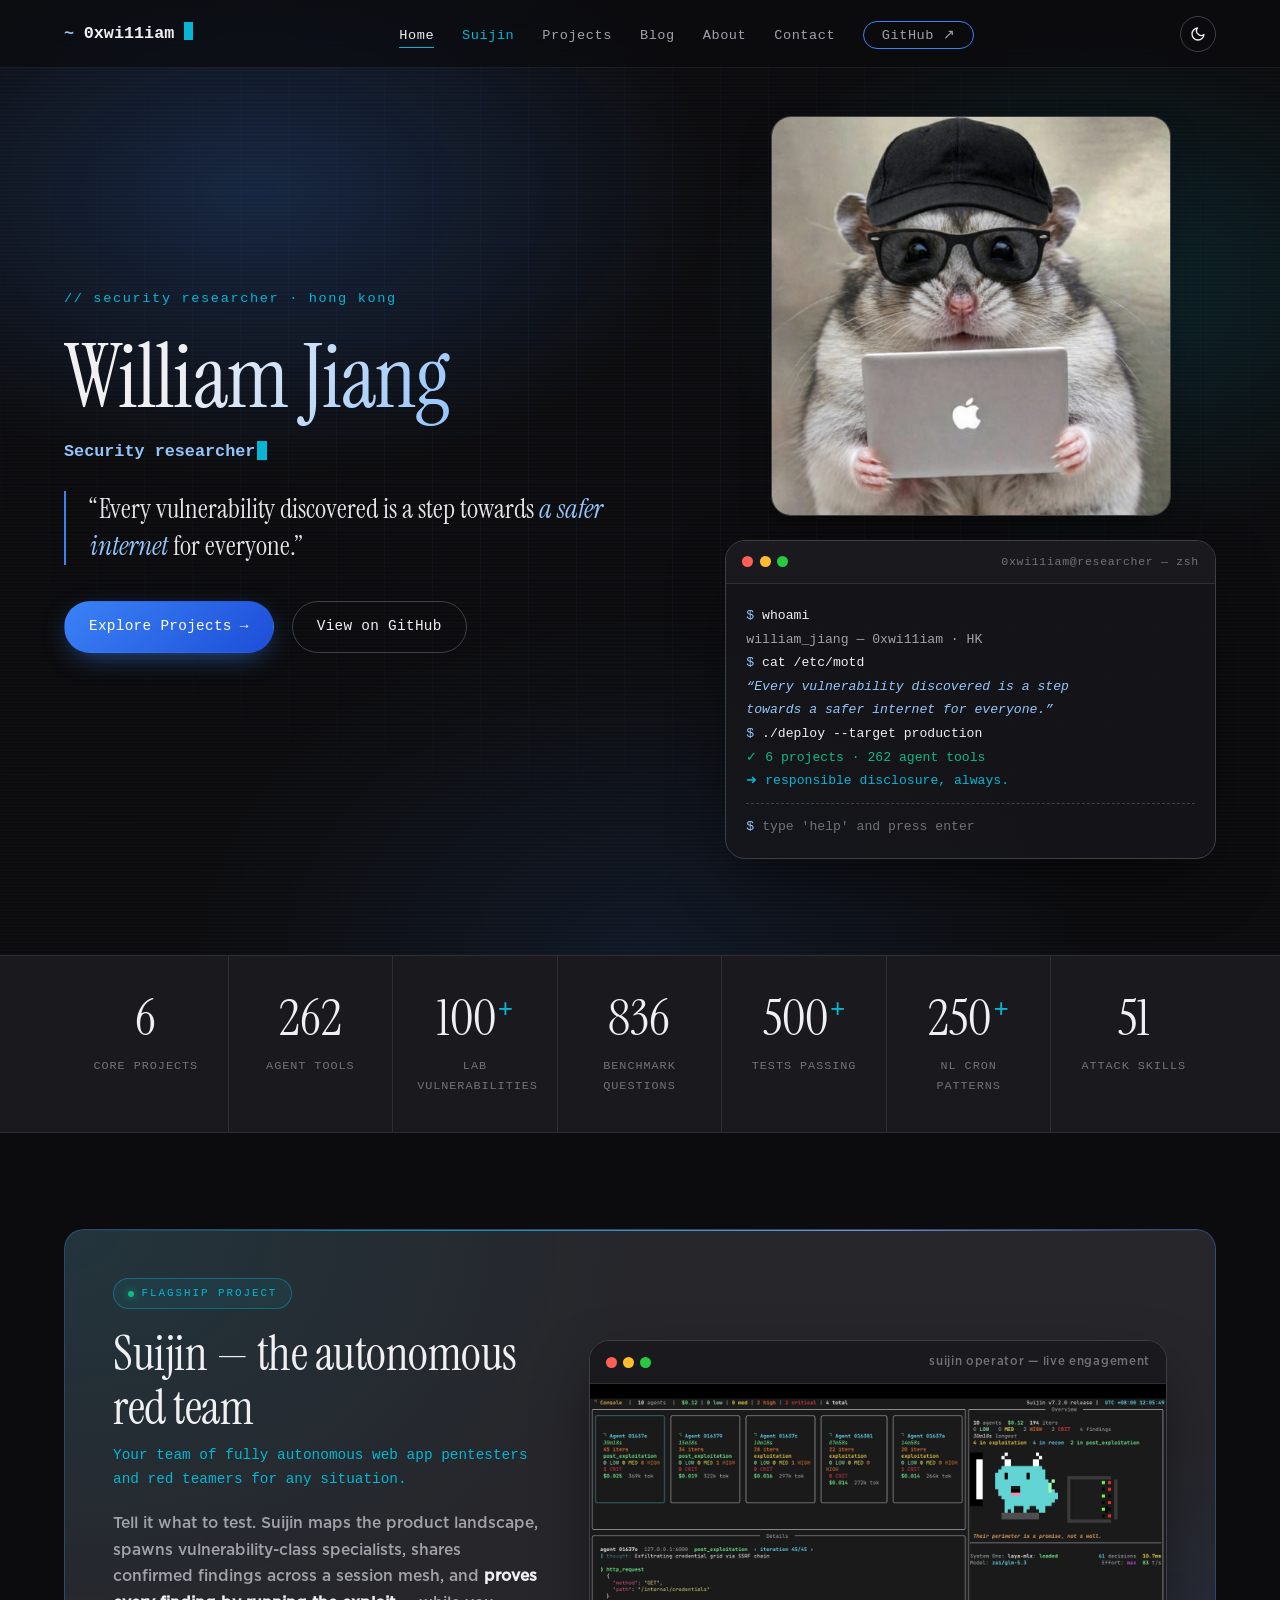
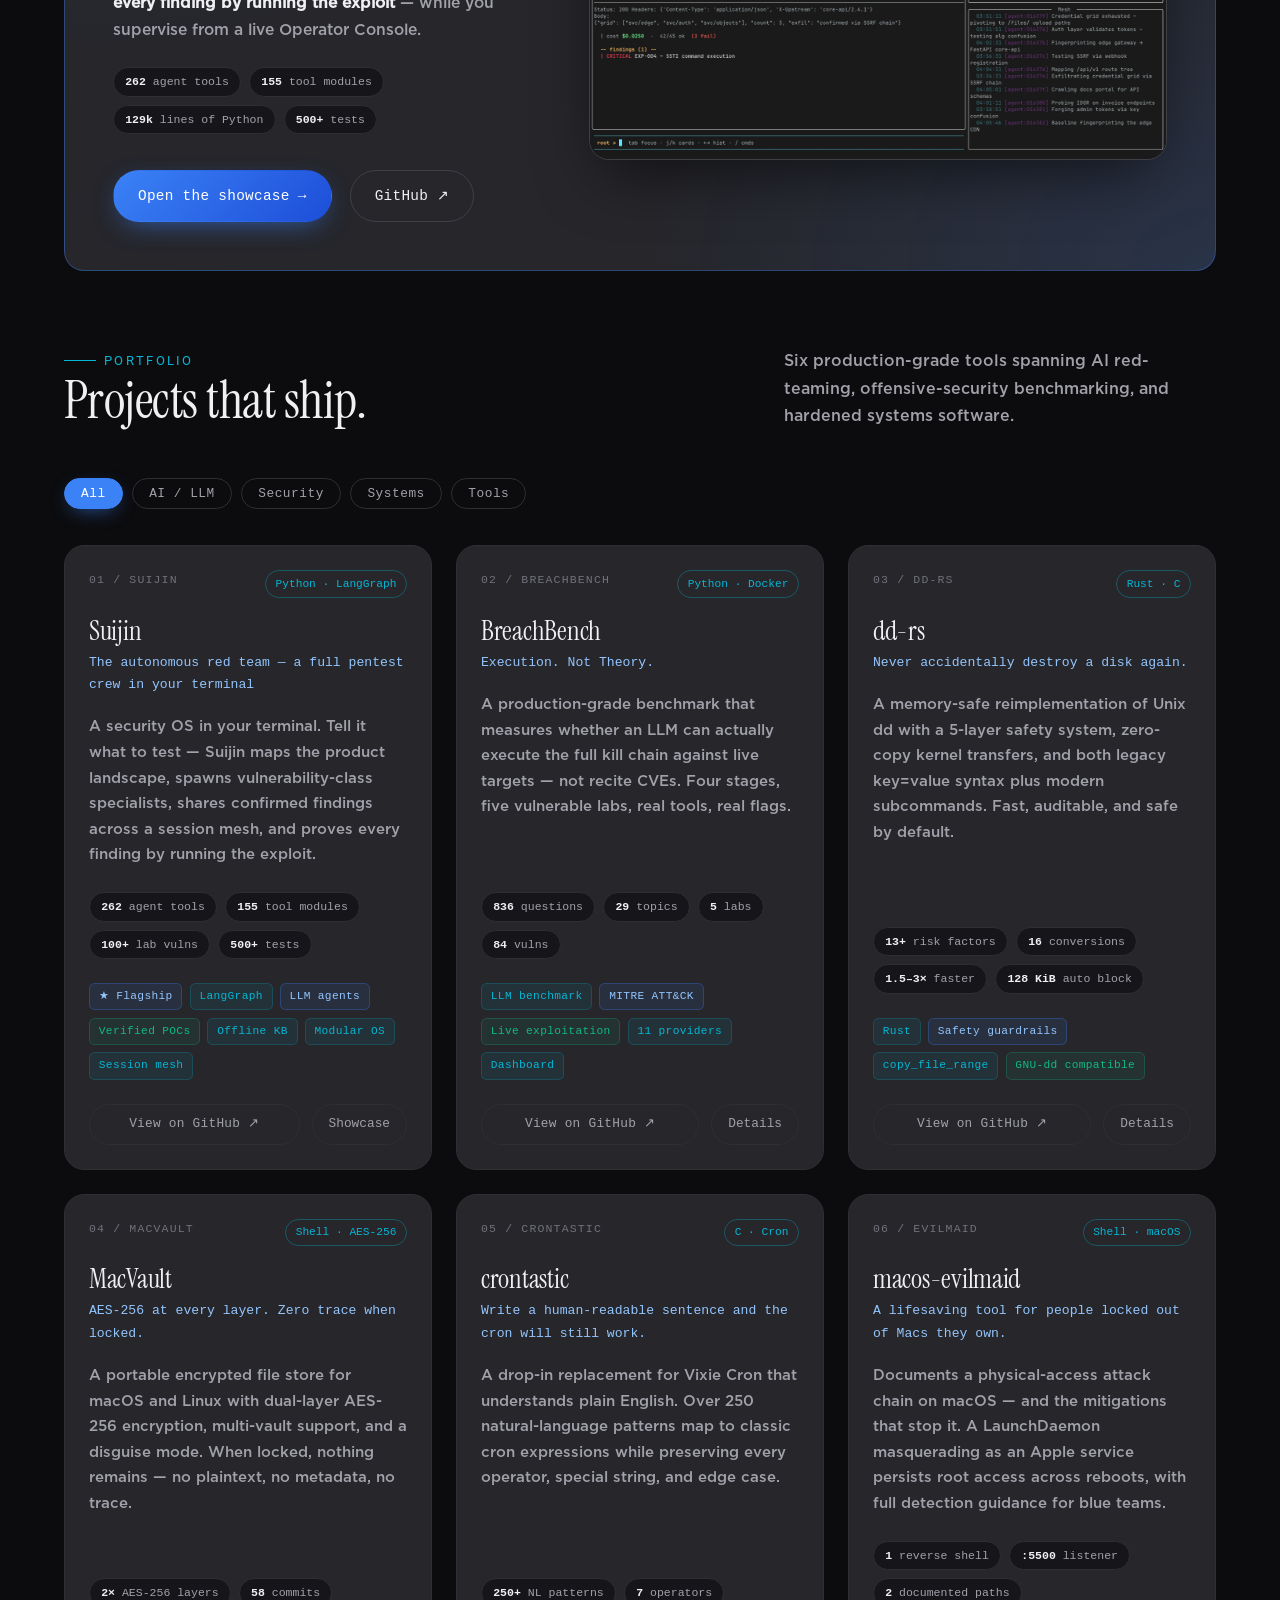
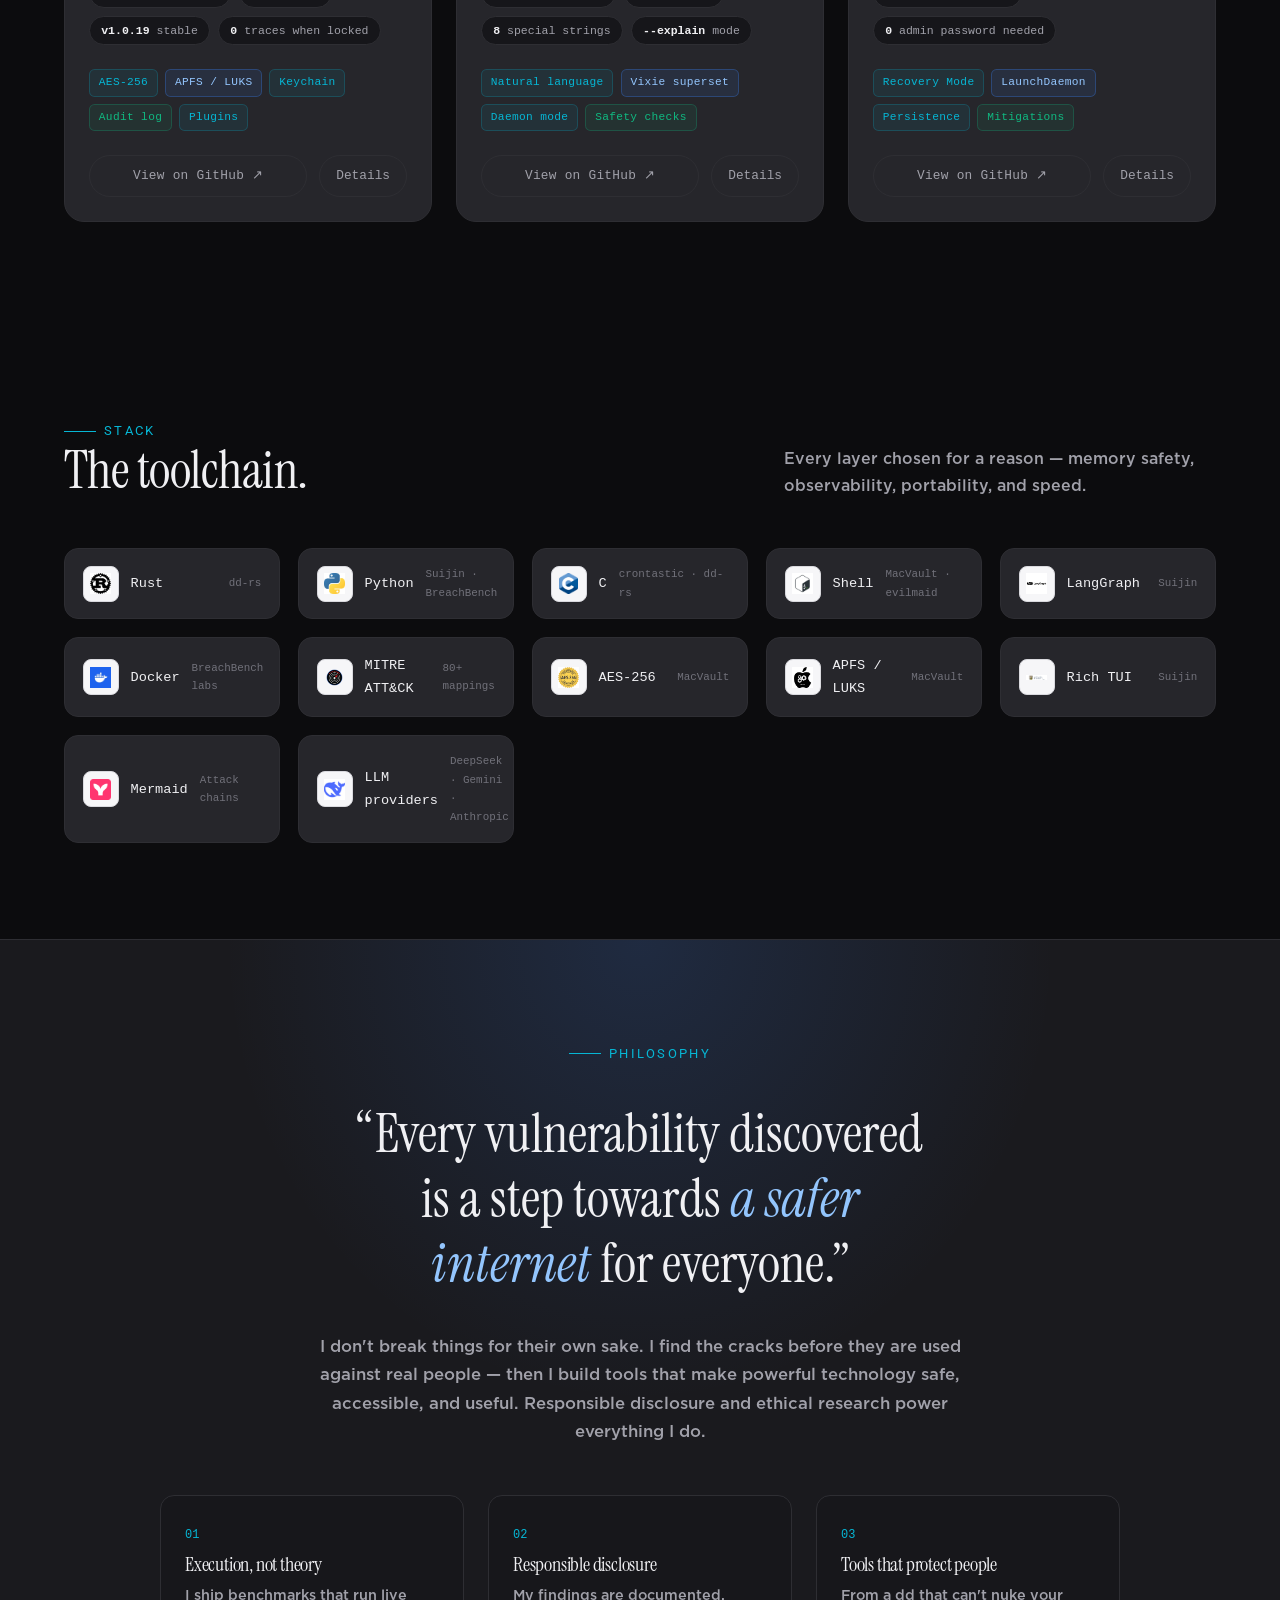
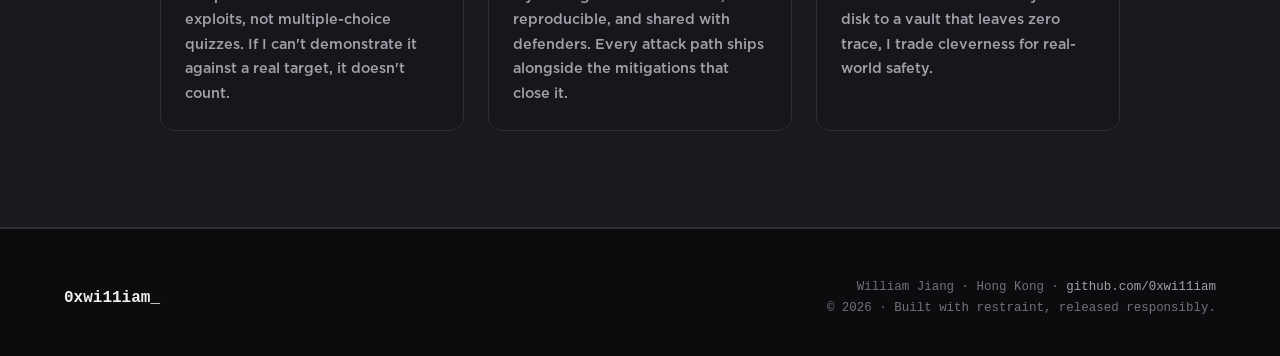
<file: index.html>
<!DOCTYPE html>
<html lang="en">
<head>
  <meta charset="UTF-8" />
  <meta name="viewport" content="width=device-width, initial-scale=1.0" />
  <title>0xwi11iam — William Jiang · Security Researcher</title>
  <meta name="description" content="William Jiang (0xwi11iam) is a security researcher, systems programmer, and AI red-teaming architect in Hong Kong. Every vulnerability discovered is a step towards a safer internet for everyone." />
  <meta name="theme-color" content="#0c0c0e" />
  <meta property="og:title" content="0xwi11iam — William Jiang" />
  <meta property="og:description" content="Security researcher, systems programmer, AI red-teaming architect. Execution, not theory." />
  <meta property="og:type" content="website" />
  <link rel="icon" type="image/svg+xml" href="/assets/favicon.svg" />

  <link rel="preconnect" href="https://fonts.googleapis.com" />
  <link rel="preconnect" href="https://fonts.gstatic.com" crossorigin />
  <link href="https://fonts.googleapis.com/css2?family=Instrument+Serif:ital@0;1&family=Roboto:wght@400;500;700&display=swap" rel="stylesheet" />

  <link rel="stylesheet" href="/styles/main.css" />
</head>
<body>
  <a class="skip-link" href="#main">Skip to content</a>

  <!-- ===================== Header ===================== -->
  <header class="site-header">
    <div class="container nav">
      <a class="brand" href="/" aria-label="0xwi11iam — home">
        <span class="prompt">~</span><span>0xwi11iam</span><span class="cursor" aria-hidden="true"></span>
      </a>

      <nav aria-label="Primary">
        <ul class="nav-links">
          <li><a href="/" aria-current="page">Home</a></li>
          <li><a class="nav-suijin" href="/suijin.html">Suijin</a></li>
          <li><a href="/projects.html">Projects</a></li>
          <li><a href="/blog.html">Blog</a></li>
          <li><a href="/about.html">About</a></li>
          <li><a href="/about.html#contact">Contact</a></li>
          <li><a class="nav-cta" href="https://github.com/0xwi11iam" target="_blank" rel="noopener noreferrer">GitHub ↗</a></li>
        </ul>
      </nav>

      <button class="theme-toggle" type="button" aria-label="Switch to light theme" aria-pressed="false">
        <svg class="icon-sun" viewBox="0 0 24 24" fill="none" stroke="currentColor" stroke-width="2" stroke-linecap="round" stroke-linejoin="round" aria-hidden="true"><circle cx="12" cy="12" r="4"></circle><path d="M12 2v2M12 20v2M4.93 4.93l1.41 1.41M17.66 17.66l1.41 1.41M2 12h2M20 12h2M4.93 19.07l1.41-1.41M17.66 6.34l1.41-1.41"></path></svg>
        <svg class="icon-moon" viewBox="0 0 24 24" fill="none" stroke="currentColor" stroke-width="2" stroke-linecap="round" stroke-linejoin="round" aria-hidden="true"><path d="M21 12.79A9 9 0 1 1 11.21 3 7 7 0 0 0 21 12.79z"></path></svg>
      </button>

      <button class="nav-toggle" type="button" aria-label="Toggle navigation menu" aria-expanded="false">
        <span></span><span></span><span></span>
      </button>
    </div>
  </header>

  <main id="main">
    <!-- ===================== Hero ===================== -->
    <section class="hero" aria-label="Introduction">
      <div class="hero-bg" aria-hidden="true"></div>
      <div class="container">
        <div class="hero-inner">
          <div class="hero-copy">
            <p class="hero-kicker reveal">// security researcher · hong kong</p>
            <h1 class="reveal" data-delay="1"><span class="name">William Jiang</span></h1>
            <p class="hero-role reveal" data-delay="2">
              <span data-typewriter="Security researcher|Systems programmer|AI red-teaming architect" class="typed">Security researcher</span><span class="caret" aria-hidden="true"></span>
            </p>
            <p class="hero-motto reveal" data-delay="3">
              &ldquo;Every vulnerability discovered is a step towards <em>a safer internet</em> for everyone.&rdquo;
            </p>
            <div class="hero-actions reveal" data-delay="4">
              <a class="btn btn-primary" href="/projects.html">Explore Projects <span aria-hidden="true">→</span></a>
              <a class="btn btn-secondary" href="https://github.com/0xwi11iam" target="_blank" rel="noopener noreferrer">View on GitHub</a>
            </div>
          </div>

          <div class="hero-terminal reveal" data-delay="3">
            <img class="hero-hamster" src="/assets/hamster.png" alt="Hamster mascot" width="400" height="400" loading="eager" />
            <div class="terminal" data-terminal aria-label="Terminal-style introduction">
              <div class="terminal-bar">
                <div class="traffic" aria-hidden="true"><i></i><i></i><i></i></div>
                <span class="title">0xwi11iam@researcher — zsh</span>
              </div>
              <div class="terminal-body">
                <span class="line"><span class="prompt">$</span> <span class="cmd">whoami</span></span>
                <span class="line"><span class="out">william_jiang — 0xwi11iam · HK</span></span>
                <span class="line"><span class="prompt">$</span> <span class="cmd">cat /etc/motd</span></span>
                <span class="line"><span class="out quote">&ldquo;Every vulnerability discovered is a step</span></span>
                <span class="line"><span class="out quote">towards a safer internet for everyone.&rdquo;</span></span>
                <span class="line"><span class="prompt">$</span> <span class="cmd">./deploy --target production</span></span>
                <span class="line"><span class="out ok">✓ 6 projects · 262 agent tools</span></span>
                <span class="line"><span class="out accent">➜ responsible disclosure, always.</span></span>
                <form class="terminal-form" autocomplete="off" aria-label="Interactive terminal">
                  <span class="prompt">$</span>
                  <input class="terminal-field" type="text" placeholder="type 'help' and press enter" aria-label="Terminal command input" />
                </form>
              </div>
            </div>
          </div>
        </div>
      </div>
    </section>

    <!-- ===================== Stats ===================== -->
    <section class="stats-band" aria-label="Key statistics">
      <div class="container stats-grid">
        <div class="stat reveal">
          <div class="stat-value">6</div>
          <div class="stat-label">Core projects</div>
        </div>
        <div class="stat reveal" data-delay="1">
          <div class="stat-value">262</div>
          <div class="stat-label">Agent tools</div>
        </div>
        <div class="stat reveal" data-delay="2">
          <div class="stat-value">100<span class="unit">+</span></div>
          <div class="stat-label">Lab vulnerabilities</div>
        </div>
        <div class="stat reveal" data-delay="3">
          <div class="stat-value">836</div>
          <div class="stat-label">Benchmark questions</div>
        </div>
        <div class="stat reveal" data-delay="4">
          <div class="stat-value">500<span class="unit">+</span></div>
          <div class="stat-label">Tests passing</div>
        </div>
        <div class="stat reveal" data-delay="5">
          <div class="stat-value">250<span class="unit">+</span></div>
          <div class="stat-label">NL cron patterns</div>
        </div>
        <div class="stat reveal" data-delay="5">
          <div class="stat-value">51</div>
          <div class="stat-label">Attack skills</div>
        </div>
      </div>
    </section>

    <!-- ===================== Projects ===================== -->
    <section class="section" id="projects" aria-labelledby="projects-title">
      <div class="container">
        <!-- Flagship spotlight -->
        <div class="spotlight reveal" aria-label="Featured project: Suijin">
          <div class="spot-copy">
            <span class="chip-flagship"><span class="dot" aria-hidden="true"></span>Flagship project</span>
            <h2>Suijin — the autonomous red team</h2>
            <p class="spot-tagline">Your team of fully autonomous web app pentesters and red teamers for any situation.</p>
            <p class="spot-desc">
              Tell it what to test. Suijin maps the product landscape, spawns vulnerability-class specialists, shares
              confirmed findings across a session mesh, and <strong>proves every finding by running the exploit</strong> —
              while you supervise from a live Operator Console.
            </p>
            <div class="spot-metrics">
              <span class="metric"><strong>262</strong> agent tools</span>
              <span class="metric"><strong>155</strong> tool modules</span>
              <span class="metric"><strong>129k</strong> lines of Python</span>
              <span class="metric"><strong>500+</strong> tests</span>
            </div>
            <div class="spot-actions">
              <a class="btn btn-primary" href="/suijin.html">Open the showcase <span aria-hidden="true">→</span></a>
              <a class="btn btn-secondary" href="https://github.com/0xwi11iam/Suijin" target="_blank" rel="noopener noreferrer">GitHub ↗</a>
            </div>
          </div>
          <a class="spot-shot" href="/suijin.html" aria-label="Open the Suijin showcase">
            <div class="showcase-frame">
              <div class="terminal-bar">
                <div class="traffic" aria-hidden="true"><i></i><i></i><i></i></div>
                <span class="title">suijin operator — live engagement</span>
              </div>
              <img src="/assets/dashboard_demo.webp" alt="The Suijin Operator Console: ten autonomous agents mid-engagement with live cost and severity counters." width="2940" height="1912" loading="lazy" />
            </div>
          </a>
        </div>

        <div class="section-head reveal">
          <div>
            <span class="section-label">Portfolio</span>
            <h2 id="projects-title">Projects that ship.</h2>
          </div>
          <p class="lede">Six production-grade tools spanning AI red-teaming, offensive-security benchmarking, and hardened systems software.</p>
        </div>

        <div class="filters reveal" role="group" aria-label="Filter projects by category">
          <button class="filter-btn is-active" type="button" data-filter="all" aria-pressed="true">All</button>
          <button class="filter-btn" type="button" data-filter="ai" aria-pressed="false">AI / LLM</button>
          <button class="filter-btn" type="button" data-filter="security" aria-pressed="false">Security</button>
          <button class="filter-btn" type="button" data-filter="systems" aria-pressed="false">Systems</button>
          <button class="filter-btn" type="button" data-filter="tools" aria-pressed="false">Tools</button>
        </div>

        <div class="project-grid">
          <!-- SUIJIN -->
          <article class="project-card reveal" data-categories="ai security">
            <div class="card-top">
              <span class="card-index">01 / SUIJIN</span>
              <span class="card-lang">Python · LangGraph</span>
            </div>
            <h3 class="card-title">Suijin</h3>
            <p class="card-tagline">The autonomous red team — a full pentest crew in your terminal</p>
            <p class="card-desc">A security OS in your terminal. Tell it what to test — Suijin maps the product landscape, spawns vulnerability-class specialists, shares confirmed findings across a session mesh, and proves every finding by running the exploit.</p>
            <div class="card-metrics">
              <span class="metric"><strong>262</strong> agent tools</span>
              <span class="metric"><strong>155</strong> tool modules</span>
              <span class="metric"><strong>100+</strong> lab vulns</span>
              <span class="metric"><strong>500+</strong> tests</span>
            </div>
            <div class="card-tags">
              <span class="tag purple">★ Flagship</span>
              <span class="tag">LangGraph</span>
              <span class="tag purple">LLM agents</span>
              <span class="tag green">Verified POCs</span>
              <span class="tag">Offline KB</span>
              <span class="tag">Modular OS</span>
              <span class="tag">Session mesh</span>
            </div>
            <div class="card-footer">
              <a class="btn btn-ghost" href="https://github.com/0xwi11iam/Suijin" target="_blank" rel="noopener noreferrer">View on GitHub ↗</a>
              <a class="card-link" href="/suijin.html">Showcase</a>
            </div>
          </article>

          <!-- BREACHBENCH -->
          <article class="project-card reveal" data-delay="1" data-categories="ai security">
            <div class="card-top">
              <span class="card-index">02 / BREACHBENCH</span>
              <span class="card-lang">Python · Docker</span>
            </div>
            <h3 class="card-title">BreachBench</h3>
            <p class="card-tagline">Execution. Not Theory.</p>
            <p class="card-desc">A production-grade benchmark that measures whether an LLM can actually execute the full kill chain against live targets — not recite CVEs. Four stages, five vulnerable labs, real tools, real flags.</p>
            <div class="card-metrics">
              <span class="metric"><strong>836</strong> questions</span>
              <span class="metric"><strong>29</strong> topics</span>
              <span class="metric"><strong>5</strong> labs</span>
              <span class="metric"><strong>84</strong> vulns</span>
            </div>
            <div class="card-tags">
              <span class="tag">LLM benchmark</span>
              <span class="tag purple">MITRE ATT&amp;CK</span>
              <span class="tag green">Live exploitation</span>
              <span class="tag">11 providers</span>
              <span class="tag">Dashboard</span>
            </div>
            <div class="card-footer">
              <a class="btn btn-ghost" href="https://github.com/0xwi11iam/breachbench" target="_blank" rel="noopener noreferrer">View on GitHub ↗</a>
              <a class="card-link" href="/projects.html#breachbench">Details</a>
            </div>
          </article>

          <!-- DD-RS -->
          <article class="project-card reveal" data-delay="2" data-categories="systems tools">
            <div class="card-top">
              <span class="card-index">03 / DD-RS</span>
              <span class="card-lang">Rust · C</span>
            </div>
            <h3 class="card-title">dd-rs</h3>
            <p class="card-tagline">Never accidentally destroy a disk again.</p>
            <p class="card-desc">A memory-safe reimplementation of Unix dd with a 5-layer safety system, zero-copy kernel transfers, and both legacy key=value syntax plus modern subcommands. Fast, auditable, and safe by default.</p>
            <div class="card-metrics">
              <span class="metric"><strong>13+</strong> risk factors</span>
              <span class="metric"><strong>16</strong> conversions</span>
              <span class="metric"><strong>1.5–3×</strong> faster</span>
              <span class="metric"><strong>128 KiB</strong> auto block</span>
            </div>
            <div class="card-tags">
              <span class="tag">Rust</span>
              <span class="tag purple">Safety guardrails</span>
              <span class="tag">copy_file_range</span>
              <span class="tag green">GNU-dd compatible</span>
            </div>
            <div class="card-footer">
              <a class="btn btn-ghost" href="https://github.com/0xwi11iam/dd-rs" target="_blank" rel="noopener noreferrer">View on GitHub ↗</a>
              <a class="card-link" href="/projects.html#dd-rs">Details</a>
            </div>
          </article>

          <!-- MACVAULT -->
          <article class="project-card reveal" data-delay="3" data-categories="security tools">
            <div class="card-top">
              <span class="card-index">04 / MACVAULT</span>
              <span class="card-lang">Shell · AES-256</span>
            </div>
            <h3 class="card-title">MacVault</h3>
            <p class="card-tagline">AES-256 at every layer. Zero trace when locked.</p>
            <p class="card-desc">A portable encrypted file store for macOS and Linux with dual-layer AES-256 encryption, multi-vault support, and a disguise mode. When locked, nothing remains — no plaintext, no metadata, no trace.</p>
            <div class="card-metrics">
              <span class="metric"><strong>2×</strong> AES-256 layers</span>
              <span class="metric"><strong>58</strong> commits</span>
              <span class="metric"><strong>v1.0.19</strong> stable</span>
              <span class="metric"><strong>0</strong> traces when locked</span>
            </div>
            <div class="card-tags">
              <span class="tag">AES-256</span>
              <span class="tag purple">APFS / LUKS</span>
              <span class="tag">Keychain</span>
              <span class="tag green">Audit log</span>
              <span class="tag">Plugins</span>
            </div>
            <div class="card-footer">
              <a class="btn btn-ghost" href="https://github.com/0xwi11iam/MacVault" target="_blank" rel="noopener noreferrer">View on GitHub ↗</a>
              <a class="card-link" href="/projects.html#macvault">Details</a>
            </div>
          </article>

          <!-- CRONTASTIC -->
          <article class="project-card reveal" data-delay="4" data-categories="systems tools">
            <div class="card-top">
              <span class="card-index">05 / CRONTASTIC</span>
              <span class="card-lang">C · Cron</span>
            </div>
            <h3 class="card-title">crontastic</h3>
            <p class="card-tagline">Write a human-readable sentence and the cron will still work.</p>
            <p class="card-desc">A drop-in replacement for Vixie Cron that understands plain English. Over 250 natural-language patterns map to classic cron expressions while preserving every operator, special string, and edge case.</p>
            <div class="card-metrics">
              <span class="metric"><strong>250+</strong> NL patterns</span>
              <span class="metric"><strong>7</strong> operators</span>
              <span class="metric"><strong>8</strong> special strings</span>
              <span class="metric"><strong>--explain</strong> mode</span>
            </div>
            <div class="card-tags">
              <span class="tag">Natural language</span>
              <span class="tag purple">Vixie superset</span>
              <span class="tag">Daemon mode</span>
              <span class="tag green">Safety checks</span>
            </div>
            <div class="card-footer">
              <a class="btn btn-ghost" href="https://github.com/0xwi11iam/crontastic" target="_blank" rel="noopener noreferrer">View on GitHub ↗</a>
              <a class="card-link" href="/projects.html#crontastic">Details</a>
            </div>
          </article>

          <!-- MACOS-EVILMAID -->
          <article class="project-card reveal" data-delay="5" data-categories="security">
            <div class="card-top">
              <span class="card-index">06 / EVILMAID</span>
              <span class="card-lang">Shell · macOS</span>
            </div>
            <h3 class="card-title">macos-evilmaid</h3>
            <p class="card-tagline">A lifesaving tool for people locked out of Macs they own.</p>
            <p class="card-desc">Documents a physical-access attack chain on macOS — and the mitigations that stop it. A LaunchDaemon masquerading as an Apple service persists root access across reboots, with full detection guidance for blue teams.</p>
            <div class="card-metrics">
              <span class="metric"><strong>1</strong> reverse shell</span>
              <span class="metric"><strong>:5500</strong> listener</span>
              <span class="metric"><strong>2</strong> documented paths</span>
              <span class="metric"><strong>0</strong> admin password needed</span>
            </div>
            <div class="card-tags">
              <span class="tag">Recovery Mode</span>
              <span class="tag purple">LaunchDaemon</span>
              <span class="tag">Persistence</span>
              <span class="tag green">Mitigations</span>
            </div>
            <div class="card-footer">
              <a class="btn btn-ghost" href="https://github.com/0xwi11iam/macos-evilmaid" target="_blank" rel="noopener noreferrer">View on GitHub ↗</a>
              <a class="card-link" href="/projects.html#macos-evilmaid">Details</a>
            </div>
          </article>
        </div>
      </div>
    </section>

    <!-- ===================== Tech stack ===================== -->
    <section class="section" id="stack" aria-labelledby="stack-title">
      <div class="container">
        <div class="section-head reveal">
          <div>
            <span class="section-label">Stack</span>
            <h2 id="stack-title">The toolchain.</h2>
          </div>
          <p class="lede">Every layer chosen for a reason — memory safety, observability, portability, and speed.</p>
        </div>

        <div class="tech-showcase">
          <div class="tech-item reveal"><span class="glyph"><img class="tech-logo" src="/assets/rust.png" alt="" /></span><span class="name">Rust</span><span class="hint">dd-rs</span></div>
          <div class="tech-item reveal" data-delay="1"><span class="glyph"><img class="tech-logo" src="/assets/python.jpeg" alt="" /></span><span class="name">Python</span><span class="hint">Suijin · BreachBench</span></div>
          <div class="tech-item reveal" data-delay="2"><span class="glyph"><img class="tech-logo" src="/assets/c.png" alt="" /></span><span class="name">C</span><span class="hint">crontastic · dd-rs</span></div>
          <div class="tech-item reveal" data-delay="3"><span class="glyph"><img class="tech-logo" src="/assets/shell.png" alt="" /></span><span class="name">Shell</span><span class="hint">MacVault · evilmaid</span></div>
          <div class="tech-item reveal" data-delay="4"><span class="glyph"><img class="tech-logo" src="/assets/langgraph.png" alt="" /></span><span class="name">LangGraph</span><span class="hint">Suijin</span></div>
          <div class="tech-item reveal" data-delay="5"><span class="glyph"><img class="tech-logo" src="/assets/docker.jpeg" alt="" /></span><span class="name">Docker</span><span class="hint">BreachBench labs</span></div>
          <div class="tech-item reveal"><span class="glyph"><img class="tech-logo" src="/assets/mitre.webp" alt="" /></span><span class="name">MITRE ATT&amp;CK</span><span class="hint">80+ mappings</span></div>
          <div class="tech-item reveal" data-delay="1"><span class="glyph"><img class="tech-logo" src="/assets/aes.jpeg" alt="" /></span><span class="name">AES-256</span><span class="hint">MacVault</span></div>
          <div class="tech-item reveal" data-delay="2"><span class="glyph"><img class="tech-logo" src="/assets/apfs.png" alt="" /></span><span class="name">APFS / LUKS</span><span class="hint">MacVault</span></div>
          <div class="tech-item reveal" data-delay="3"><span class="glyph"><img class="tech-logo" src="/assets/rich.png" alt="" /></span><span class="name">Rich TUI</span><span class="hint">Suijin</span></div>
          <div class="tech-item reveal" data-delay="4"><span class="glyph"><img class="tech-logo" src="/assets/mermaid.png" alt="" /></span><span class="name">Mermaid</span><span class="hint">Attack chains</span></div>
          <div class="tech-item reveal" data-delay="5"><span class="glyph"><img class="tech-logo" src="/assets/deepseek.png" alt="" /></span><span class="name">LLM providers</span><span class="hint">DeepSeek · Gemini · Anthropic</span></div>
        </div>
      </div>
    </section>

    <!-- ===================== Philosophy ===================== -->
    <section class="philosophy" id="philosophy" aria-labelledby="philosophy-title">
      <div class="container">
        <span class="section-label reveal">Philosophy</span>
        <p class="motto reveal" data-delay="1" id="philosophy-title">
          &ldquo;Every vulnerability discovered is a step towards <em>a safer internet</em> for everyone.&rdquo;
        </p>
        <p class="lead reveal" data-delay="2">
          I don't break things for their own sake. I find the cracks before they are used against real people —
          then I build tools that make powerful technology safe, accessible, and useful. Responsible disclosure
          and ethical research power everything I do.
        </p>

        <div class="pillars">
          <div class="pillar reveal">
            <span class="num">01</span>
            <h3>Execution, not theory</h3>
            <p>I ship benchmarks that run live exploits, not multiple-choice quizzes. If I can't demonstrate it against a real target, it doesn't count.</p>
          </div>
          <div class="pillar reveal" data-delay="1">
            <span class="num">02</span>
            <h3>Responsible disclosure</h3>
            <p>My findings are documented, reproducible, and shared with defenders. Every attack path ships alongside the mitigations that close it.</p>
          </div>
          <div class="pillar reveal" data-delay="2">
            <span class="num">03</span>
            <h3>Tools that protect people</h3>
            <p>From a dd that can't nuke your disk to a vault that leaves zero trace, I trade cleverness for real-world safety.</p>
          </div>
        </div>
      </div>
    </section>
  </main>

  <!-- ===================== Footer ===================== -->
  <footer class="site-footer">
    <div class="container footer-inner">
      <a class="footer-brand" href="/">0xwi11iam_</a>
      <p class="footer-meta">
        William Jiang · Hong Kong ·
        <a href="https://github.com/0xwi11iam" target="_blank" rel="noopener noreferrer">github.com/0xwi11iam</a><br />
        © <span data-year>2026</span> · Built with restraint, released responsibly.
      </p>
    </div>
  </footer>

  <script src="/assets/js/main.js" defer></script>
</body>
</html>
</file>
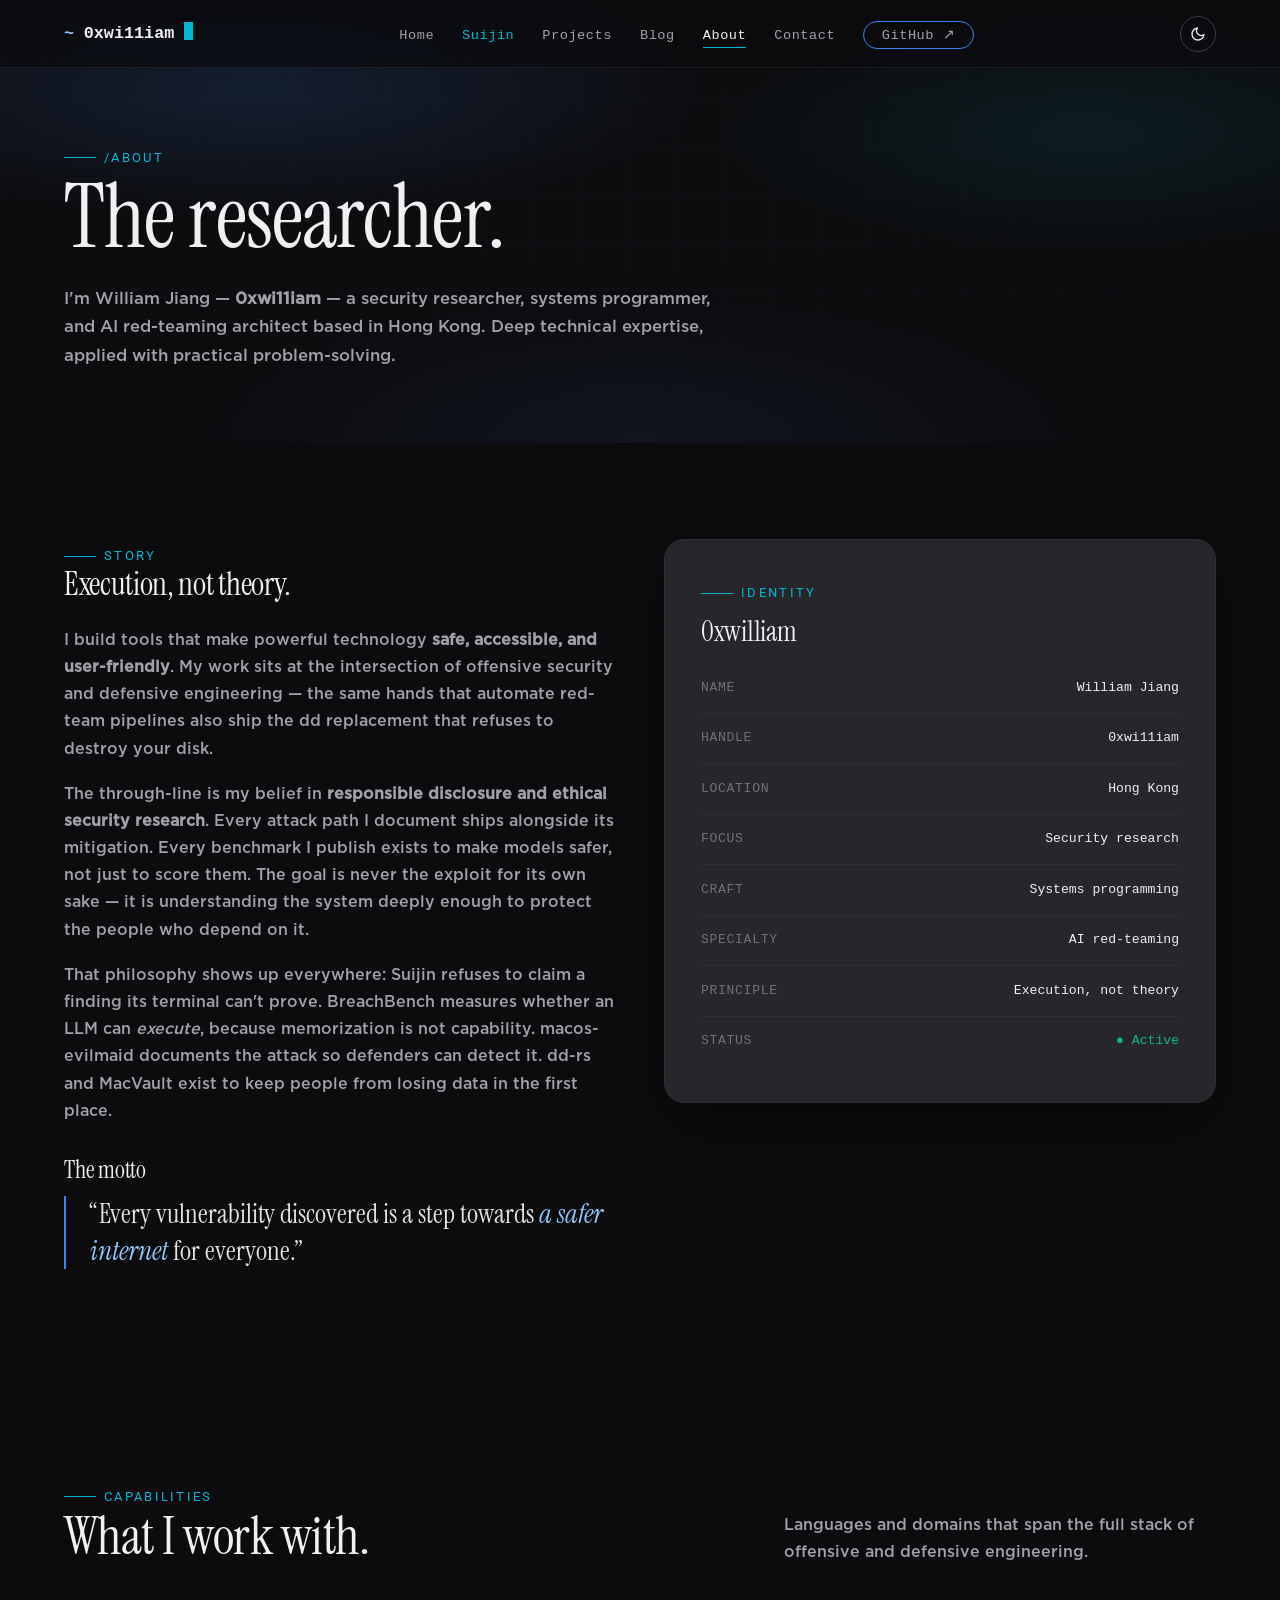
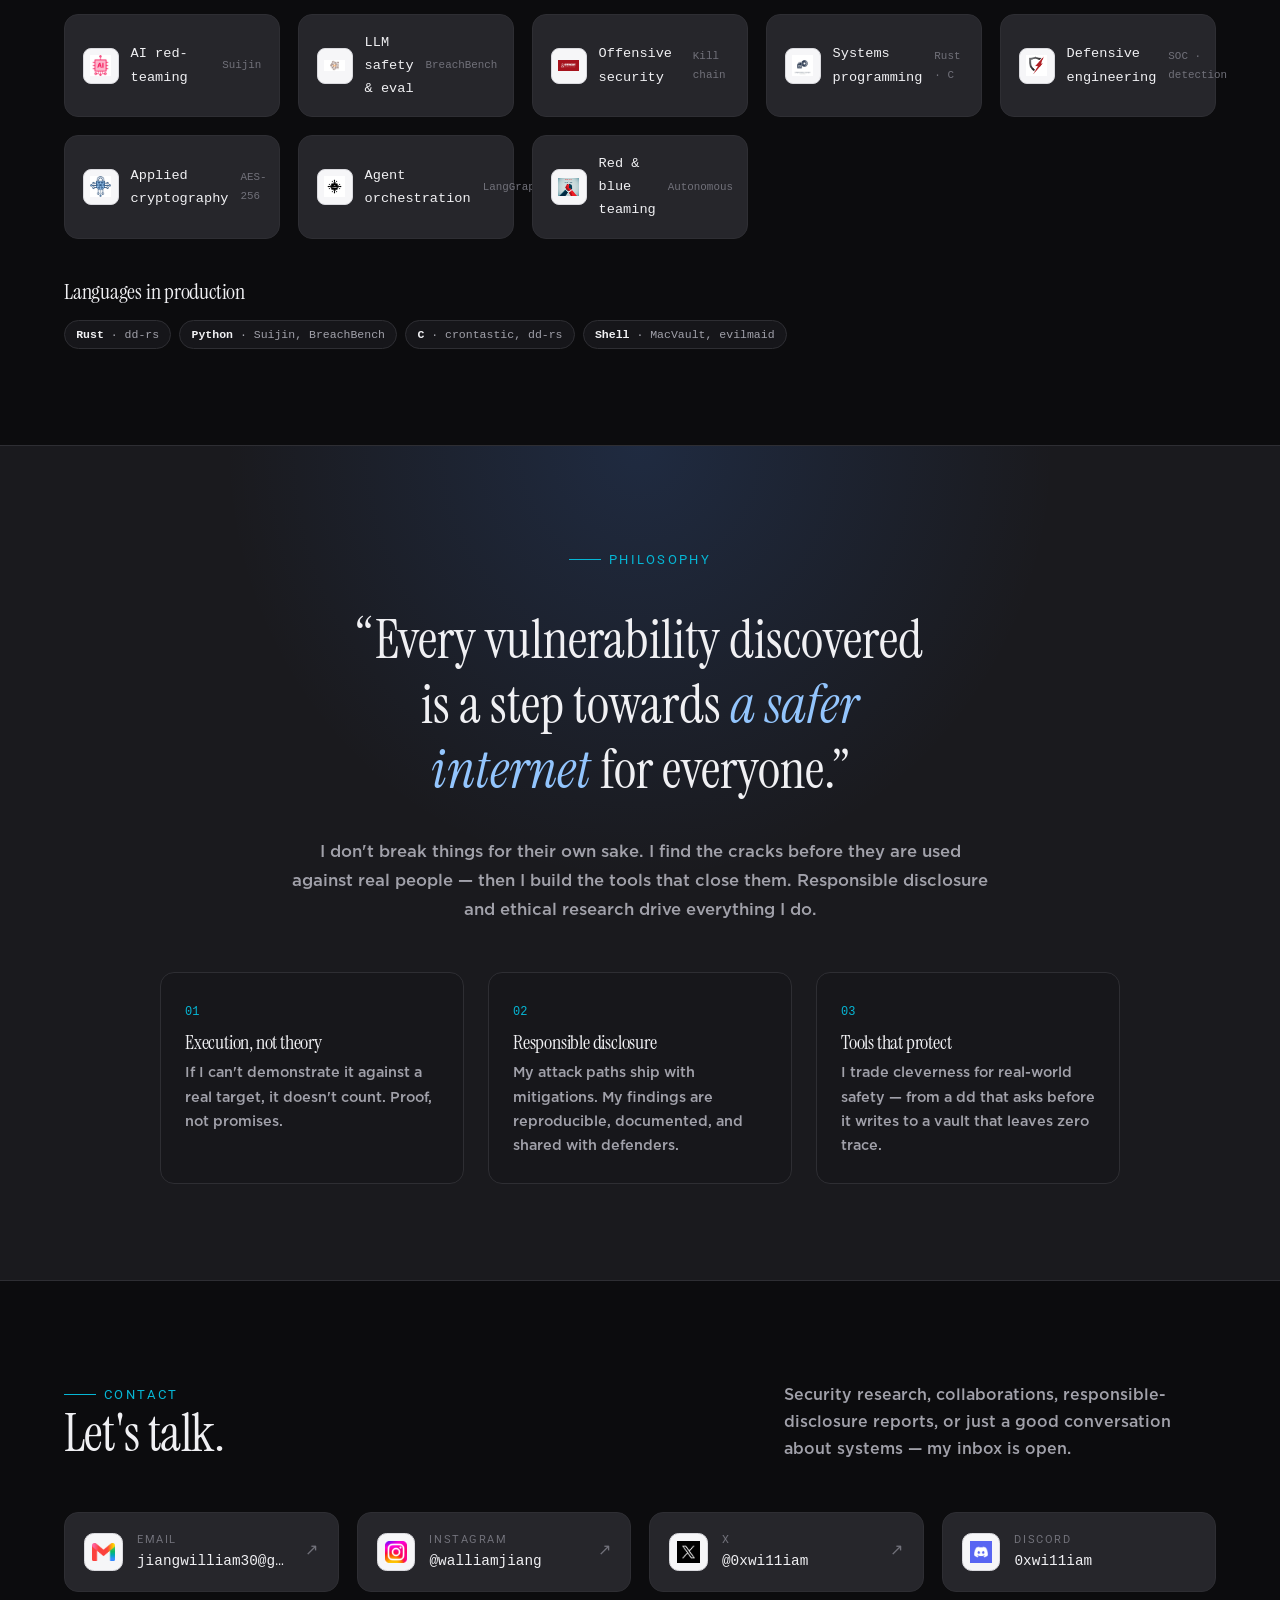
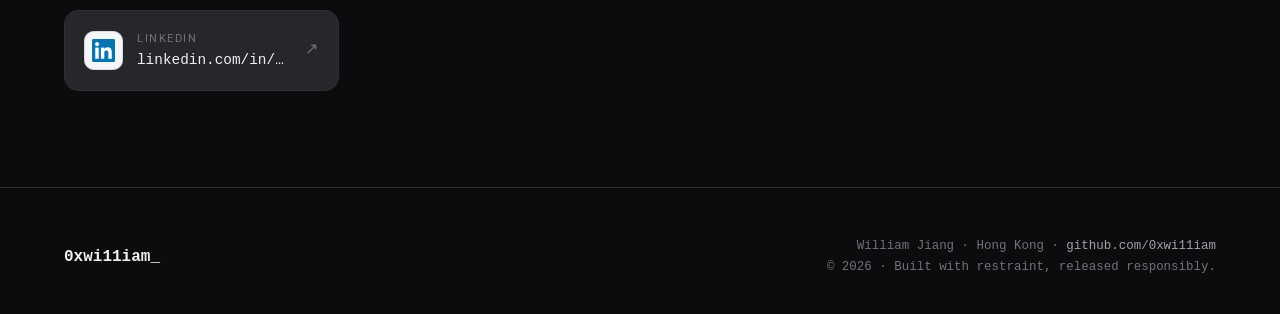
<file: about.html>
<!DOCTYPE html>
<html lang="en">
<head>
  <meta charset="UTF-8" />
  <meta name="viewport" content="width=device-width, initial-scale=1.0" />
  <title>About — 0xwi11iam</title>
  <meta name="description" content="I'm William Jiang (0xwi11iam), a security researcher, systems programmer, and AI red-teaming architect based in Hong Kong." />
  <meta name="theme-color" content="#0c0c0e" />
  <meta property="og:title" content="About — 0xwi11iam" />
  <meta property="og:description" content="Security researcher, systems programmer, AI red-teaming architect. Execution, not theory." />
  <meta property="og:type" content="website" />
  <link rel="icon" type="image/svg+xml" href="/assets/favicon.svg" />

  <link rel="preconnect" href="https://fonts.googleapis.com" />
  <link rel="preconnect" href="https://fonts.gstatic.com" crossorigin />
  <link href="https://fonts.googleapis.com/css2?family=Instrument+Serif:ital@0;1&family=Roboto:wght@400;500;700&display=swap" rel="stylesheet" />

  <link rel="stylesheet" href="/styles/main.css" />
</head>
<body>
  <a class="skip-link" href="#main">Skip to content</a>

  <header class="site-header">
    <div class="container nav">
      <a class="brand" href="/" aria-label="0xwi11iam — home">
        <span class="prompt">~</span><span>0xwi11iam</span><span class="cursor" aria-hidden="true"></span>
      </a>
      <nav aria-label="Primary">
        <ul class="nav-links">
          <li><a href="/">Home</a></li>
          <li><a class="nav-suijin" href="/suijin.html">Suijin</a></li>
          <li><a href="/projects.html">Projects</a></li>
          <li><a href="/blog.html">Blog</a></li>
          <li><a href="/about.html" aria-current="page">About</a></li>
          <li><a href="/about.html#contact">Contact</a></li>
          <li><a class="nav-cta" href="https://github.com/0xwi11iam" target="_blank" rel="noopener noreferrer">GitHub ↗</a></li>
        </ul>
      </nav>

      <button class="theme-toggle" type="button" aria-label="Switch to light theme" aria-pressed="false">
        <svg class="icon-sun" viewBox="0 0 24 24" fill="none" stroke="currentColor" stroke-width="2" stroke-linecap="round" stroke-linejoin="round" aria-hidden="true"><circle cx="12" cy="12" r="4"></circle><path d="M12 2v2M12 20v2M4.93 4.93l1.41 1.41M17.66 17.66l1.41 1.41M2 12h2M20 12h2M4.93 19.07l1.41-1.41M17.66 6.34l1.41-1.41"></path></svg>
        <svg class="icon-moon" viewBox="0 0 24 24" fill="none" stroke="currentColor" stroke-width="2" stroke-linecap="round" stroke-linejoin="round" aria-hidden="true"><path d="M21 12.79A9 9 0 1 1 11.21 3 7 7 0 0 0 21 12.79z"></path></svg>
      </button>

      <button class="nav-toggle" type="button" aria-label="Toggle navigation menu" aria-expanded="false">
        <span></span><span></span><span></span>
      </button>
    </div>
  </header>

  <main id="main">
    <!-- ===================== Page hero ===================== -->
    <section class="page-hero" aria-label="About William Jiang">
      <div class="hero-bg" aria-hidden="true"></div>
      <div class="container">
        <span class="section-label reveal">/about</span>
        <h1 class="reveal" data-delay="1">The researcher.</h1>
        <p class="lede reveal" data-delay="2">
          I'm William Jiang — <strong>0xwi11iam</strong> — a security researcher, systems programmer, and
          AI red-teaming architect based in Hong Kong. Deep technical expertise, applied with practical
          problem-solving.
        </p>
      </div>
    </section>

    <!-- ===================== About grid ===================== -->
    <section class="section" aria-labelledby="story-title">
      <div class="container about-grid">
        <div class="about-copy reveal">
          <span class="section-label">Story</span>
          <h2 id="story-title" style="font-size: 2rem; margin-bottom: 1.5rem;">Execution, not theory.</h2>
          <p>
            I build tools that make powerful technology <strong>safe, accessible, and user-friendly</strong>.
            My work sits at the intersection of offensive security and defensive engineering — the same hands
            that automate red-team pipelines also ship the dd replacement that refuses to destroy your disk.
          </p>
          <p>
            The through-line is my belief in <strong>responsible disclosure and ethical security research</strong>.
            Every attack path I document ships alongside its mitigation. Every benchmark I publish exists to
            make models safer, not just to score them. The goal is never the exploit for its own sake — it is
            understanding the system deeply enough to protect the people who depend on it.
          </p>
          <p>
            That philosophy shows up everywhere: Suijin refuses to claim a finding its terminal can't prove.
            BreachBench measures whether an LLM can <em>execute</em>, because memorization is not
            capability. macos-evilmaid documents the attack so defenders can detect it. dd-rs and MacVault exist
            to keep people from losing data in the first place.
          </p>

          <h3 style="margin-top: 2rem;">The motto</h3>
          <p class="hero-motto" style="margin-top: 0.75rem;">
            &ldquo;Every vulnerability discovered is a step towards <em>a safer internet</em> for everyone.&rdquo;
          </p>
        </div>

        <aside class="profile-card reveal" data-delay="1" aria-label="Profile details">
          <span class="section-label">Identity</span>
          <h3 style="margin: 0.75rem 0 1rem;">0xwi11iam</h3>
          <div class="profile-row"><span class="key">Name</span><span class="val">William Jiang</span></div>
          <div class="profile-row"><span class="key">Handle</span><span class="val">0xwi11iam</span></div>
          <div class="profile-row"><span class="key">Location</span><span class="val">Hong Kong</span></div>
          <div class="profile-row"><span class="key">Focus</span><span class="val">Security research</span></div>
          <div class="profile-row"><span class="key">Craft</span><span class="val">Systems programming</span></div>
          <div class="profile-row"><span class="key">Specialty</span><span class="val">AI red-teaming</span></div>
          <div class="profile-row"><span class="key">Principle</span><span class="val">Execution, not theory</span></div>
          <div class="profile-row"><span class="key">Status</span><span class="val" style="color: var(--success);">● Active</span></div>
        </aside>
      </div>
    </section>

    <!-- ===================== Skills ===================== -->
    <section class="section" id="skills" aria-labelledby="skills-title">
      <div class="container">
        <div class="section-head reveal">
          <div>
            <span class="section-label">Capabilities</span>
            <h2 id="skills-title">What I work with.</h2>
          </div>
          <p class="lede">Languages and domains that span the full stack of offensive and defensive engineering.</p>
        </div>

        <div class="tech-showcase">
          <div class="tech-item reveal"><span class="glyph"><img class="tech-logo" src="/assets/ai-redteam.png" alt="" /></span><span class="name">AI red-teaming</span><span class="hint">Suijin</span></div>
          <div class="tech-item reveal" data-delay="1"><span class="glyph"><img class="tech-logo" src="/assets/llm-safety.png" alt="" /></span><span class="name">LLM safety &amp; eval</span><span class="hint">BreachBench</span></div>
          <div class="tech-item reveal" data-delay="2"><span class="glyph"><img class="tech-logo" src="/assets/off-sec.png" alt="" /></span><span class="name">Offensive security</span><span class="hint">Kill chain</span></div>
          <div class="tech-item reveal" data-delay="3"><span class="glyph"><img class="tech-logo" src="/assets/systems-programming.webp" alt="" /></span><span class="name">Systems programming</span><span class="hint">Rust · C</span></div>
          <div class="tech-item reveal" data-delay="4"><span class="glyph"><img class="tech-logo" src="/assets/def-sec.png" alt="" /></span><span class="name">Defensive engineering</span><span class="hint">SOC · detection</span></div>
          <div class="tech-item reveal" data-delay="5"><span class="glyph"><img class="tech-logo" src="/assets/cryptography.png" alt="" /></span><span class="name">Applied cryptography</span><span class="hint">AES-256</span></div>
          <div class="tech-item reveal"><span class="glyph"><img class="tech-logo" src="/assets/agent-orchestration.png" alt="" /></span><span class="name">Agent orchestration</span><span class="hint">LangGraph</span></div>
          <div class="tech-item reveal" data-delay="1"><span class="glyph"><img class="tech-logo" src="/assets/redteamblueteam.jpeg" alt="" /></span><span class="name">Red &amp; blue teaming</span><span class="hint">Autonomous</span></div>
        </div>

        <h3 style="margin: 2.5rem 0 1rem; font-size: 1.4rem;">Languages in production</h3>
        <div class="skill-list reveal">
          <span class="metric"><strong>Rust</strong> · dd-rs</span>
          <span class="metric"><strong>Python</strong> · Suijin, BreachBench</span>
          <span class="metric"><strong>C</strong> · crontastic, dd-rs</span>
          <span class="metric"><strong>Shell</strong> · MacVault, evilmaid</span>
        </div>
      </div>
    </section>

    <!-- ===================== Philosophy ===================== -->
    <section class="philosophy" aria-labelledby="philosophy-title">
      <div class="container">
        <span class="section-label reveal">Philosophy</span>
        <p class="motto reveal" data-delay="1" id="philosophy-title">
          &ldquo;Every vulnerability discovered is a step towards <em>a safer internet</em> for everyone.&rdquo;
        </p>
        <p class="lead reveal" data-delay="2">
          I don't break things for their own sake. I find the cracks before they are used against real people —
          then I build the tools that close them. Responsible disclosure and ethical research drive everything I do.
        </p>
        <div class="pillars">
          <div class="pillar reveal">
            <span class="num">01</span>
            <h3>Execution, not theory</h3>
            <p>If I can't demonstrate it against a real target, it doesn't count. Proof, not promises.</p>
          </div>
          <div class="pillar reveal" data-delay="1">
            <span class="num">02</span>
            <h3>Responsible disclosure</h3>
            <p>My attack paths ship with mitigations. My findings are reproducible, documented, and shared with defenders.</p>
          </div>
          <div class="pillar reveal" data-delay="2">
            <span class="num">03</span>
            <h3>Tools that protect</h3>
            <p>I trade cleverness for real-world safety — from a dd that asks before it writes to a vault that leaves zero trace.</p>
          </div>
        </div>
      </div>
    </section>

    <!-- ===================== Contact ===================== -->
    <section class="section" id="contact" aria-labelledby="contact-title">
      <div class="container">
        <div class="section-head reveal">
          <div>
            <span class="section-label">Contact</span>
            <h2 id="contact-title">Let's talk.</h2>
          </div>
          <p class="lede">Security research, collaborations, responsible-disclosure reports, or just a good conversation about systems — my inbox is open.</p>
        </div>

        <div class="contact-grid">
          <a class="contact-item reveal" href="mailto:jiangwilliam30@gmail.com">
            <span class="contact-glyph" aria-hidden="true"><img class="contact-logo" src="/assets/gmail.webp" alt="" /></span>
            <span class="contact-info">
              <span class="contact-name">Email</span>
              <span class="contact-value">jiangwilliam30@gmail.com</span>
            </span>
            <span class="contact-arrow" aria-hidden="true">↗</span>
          </a>

          <a class="contact-item reveal" data-delay="1" href="https://instagram.com/walliamjiang" target="_blank" rel="noopener noreferrer">
            <span class="contact-glyph" aria-hidden="true"><img class="contact-logo" src="/assets/instragram.jpeg" alt="" /></span>
            <span class="contact-info">
              <span class="contact-name">Instagram</span>
              <span class="contact-value">@walliamjiang</span>
            </span>
            <span class="contact-arrow" aria-hidden="true">↗</span>
          </a>

          <a class="contact-item reveal" data-delay="2" href="https://x.com/0xwi11iam" target="_blank" rel="noopener noreferrer">
            <span class="contact-glyph" aria-hidden="true"><img class="contact-logo" src="/assets/x.png" alt="" /></span>
            <span class="contact-info">
              <span class="contact-name">X</span>
              <span class="contact-value">@0xwi11iam</span>
            </span>
            <span class="contact-arrow" aria-hidden="true">↗</span>
          </a>

          <div class="contact-item reveal" data-delay="3">
            <span class="contact-glyph" aria-hidden="true"><img class="contact-logo" src="/assets/discord.png" alt="" /></span>
            <span class="contact-info">
              <span class="contact-name">Discord</span>
              <span class="contact-value">0xwi11iam</span>
            </span>
          </div>

          <a class="contact-item reveal" data-delay="4" href="https://www.linkedin.com/in/william-jiang12" target="_blank" rel="noopener noreferrer">
            <span class="contact-glyph" aria-hidden="true"><img class="contact-logo" src="/assets/linkedin.png" alt="" /></span>
            <span class="contact-info">
              <span class="contact-name">LinkedIn</span>
              <span class="contact-value">linkedin.com/in/william-jiang12</span>
            </span>
            <span class="contact-arrow" aria-hidden="true">↗</span>
          </a>
        </div>
      </div>
    </section>
  </main>

  <footer class="site-footer">
    <div class="container footer-inner">
      <a class="footer-brand" href="/">0xwi11iam_</a>
      <p class="footer-meta">
        William Jiang · Hong Kong ·
        <a href="https://github.com/0xwi11iam" target="_blank" rel="noopener noreferrer">github.com/0xwi11iam</a><br />
        © <span data-year>2026</span> · Built with restraint, released responsibly.
      </p>
    </div>
  </footer>

  <script src="/assets/js/main.js" defer></script>
</body>
</html>
</file>
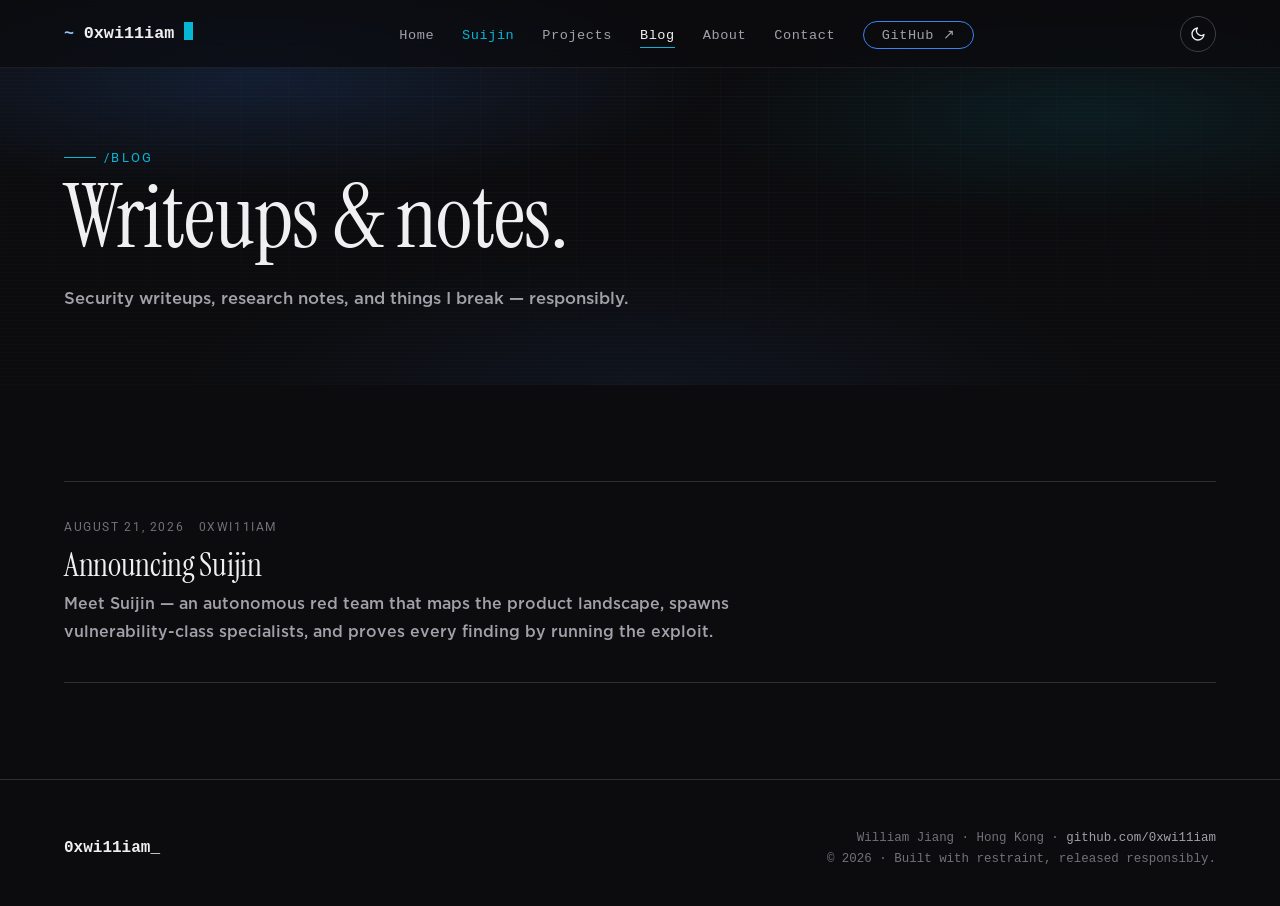
<file: blog.html>
<!DOCTYPE html>
<html lang="en">
<head>
  <meta charset="UTF-8" />
  <meta name="viewport" content="width=device-width, initial-scale=1.0" />
  <title>Blog — 0xwi11iam</title>
  <meta name="description" content="Security writeups, research notes, and things I break — responsibly." />
  <meta name="theme-color" content="#0c0c0e" />
  <meta property="og:title" content="Blog — 0xwi11iam" />
  <meta property="og:description" content="Security writeups, research notes, and things I break — responsibly." />
  <meta property="og:type" content="website" />
  <link rel="icon" type="image/svg+xml" href="/assets/favicon.svg" />

  <link rel="preconnect" href="https://fonts.googleapis.com" />
  <link rel="preconnect" href="https://fonts.gstatic.com" crossorigin />
  <link href="https://fonts.googleapis.com/css2?family=Instrument+Serif:ital@0;1&family=Roboto:wght@400;500;700&display=swap" rel="stylesheet" />

  <link rel="stylesheet" href="/styles/main.css" />
</head>
<body>
  <a class="skip-link" href="#main">Skip to content</a>

  <header class="site-header">
    <div class="container nav">
      <a class="brand" href="/" aria-label="0xwi11iam — home">
        <span class="prompt">~</span><span>0xwi11iam</span><span class="cursor" aria-hidden="true"></span>
      </a>
      <nav aria-label="Primary">
        <ul class="nav-links">
          <li><a href="/">Home</a></li>
          <li><a class="nav-suijin" href="/suijin.html">Suijin</a></li>
          <li><a href="/projects.html">Projects</a></li>
          <li><a href="/blog.html" aria-current="page">Blog</a></li>
          <li><a href="/about.html">About</a></li>
          <li><a href="/about.html#contact">Contact</a></li>
          <li><a class="nav-cta" href="https://github.com/0xwi11iam" target="_blank" rel="noopener noreferrer">GitHub ↗</a></li>
        </ul>
      </nav>

      <button class="theme-toggle" type="button" aria-label="Switch to light theme" aria-pressed="false">
        <svg class="icon-sun" viewBox="0 0 24 24" fill="none" stroke="currentColor" stroke-width="2" stroke-linecap="round" stroke-linejoin="round" aria-hidden="true"><circle cx="12" cy="12" r="4"></circle><path d="M12 2v2M12 20v2M4.93 4.93l1.41 1.41M17.66 17.66l1.41 1.41M2 12h2M20 12h2M4.93 19.07l1.41-1.41M17.66 6.34l1.41-1.41"></path></svg>
        <svg class="icon-moon" viewBox="0 0 24 24" fill="none" stroke="currentColor" stroke-width="2" stroke-linecap="round" stroke-linejoin="round" aria-hidden="true"><path d="M21 12.79A9 9 0 1 1 11.21 3 7 7 0 0 0 21 12.79z"></path></svg>
      </button>

      <button class="nav-toggle" type="button" aria-label="Toggle navigation menu" aria-expanded="false">
        <span></span><span></span><span></span>
      </button>
    </div>
  </header>

  <main id="main">
    <section class="page-hero" aria-label="Blog introduction">
      <div class="hero-bg" aria-hidden="true"></div>
      <div class="container">
        <span class="section-label reveal">/blog</span>
        <h1 class="reveal" data-delay="1">Writeups &amp; notes.</h1>
        <p class="lede reveal" data-delay="2">
          Security writeups, research notes, and things I break — responsibly. 
        </p>
      </div>
    </section>

    <section class="section" aria-label="Blog posts">
      <div class="container">
        <div class="post-list" id="post-list">
          <p style="color: var(--text-faint); padding: 2rem 0;">Loading posts…</p>
        </div>
      </div>
    </section>
  </main>

  <footer class="site-footer">
    <div class="container footer-inner">
      <a class="footer-brand" href="/">0xwi11iam_</a>
      <p class="footer-meta">
        William Jiang · Hong Kong ·
        <a href="https://github.com/0xwi11iam" target="_blank" rel="noopener noreferrer">github.com/0xwi11iam</a><br />
        © <span data-year>2026</span> · Built with restraint, released responsibly.
      </p>
    </div>
  </footer>

  <script src="/assets/js/main.js" defer></script>
  <script>
    (function () {
      var list = document.getElementById('post-list');
      fetch('content/posts.json')
        .then(function (r) { return r.json(); })
        .then(function (posts) {
          posts.sort(function (a, b) { return (b.date || '').localeCompare(a.date || ''); });
          list.innerHTML = '';
          if (!posts.length) {
            list.innerHTML = '<p style="color: var(--text-faint); padding: 2rem 0;">No posts yet — check back soon.</p>';
            return;
          }
          posts.forEach(function (p) {
            var a = document.createElement('a');
            a.className = 'post-item';
            a.href = '/post.html?slug=' + encodeURIComponent(p.slug);
            var d = new Date(p.date + 'T00:00:00');
            var ds = isNaN(d) ? (p.date || '') : d.toLocaleDateString('en-US', { year: 'numeric', month: 'long', day: 'numeric' });

            var meta = document.createElement('div');
            meta.className = 'post-meta';
            var dateSpan = document.createElement('span');
            dateSpan.textContent = ds;
            meta.appendChild(dateSpan);
            if (p.author) {
              var authorSpan = document.createElement('span');
              authorSpan.textContent = p.author;
              meta.appendChild(authorSpan);
            }

            var title = document.createElement('h2');
            title.className = 'post-title';
            title.textContent = p.title || 'Untitled';

            var excerpt = document.createElement('p');
            excerpt.className = 'post-excerpt';
            excerpt.textContent = p.excerpt || '';

            a.appendChild(meta);
            a.appendChild(title);
            a.appendChild(excerpt);
            list.appendChild(a);
          });
        })
        .catch(function () {
          list.innerHTML = '<p style="color: var(--text-faint); padding: 2rem 0;">Couldn\'t load posts — check <code>content/posts.json</code> for valid JSON (missing commas are the usual culprit).</p>';
        });
    })();
  </script>
</body>
</html>
</file>
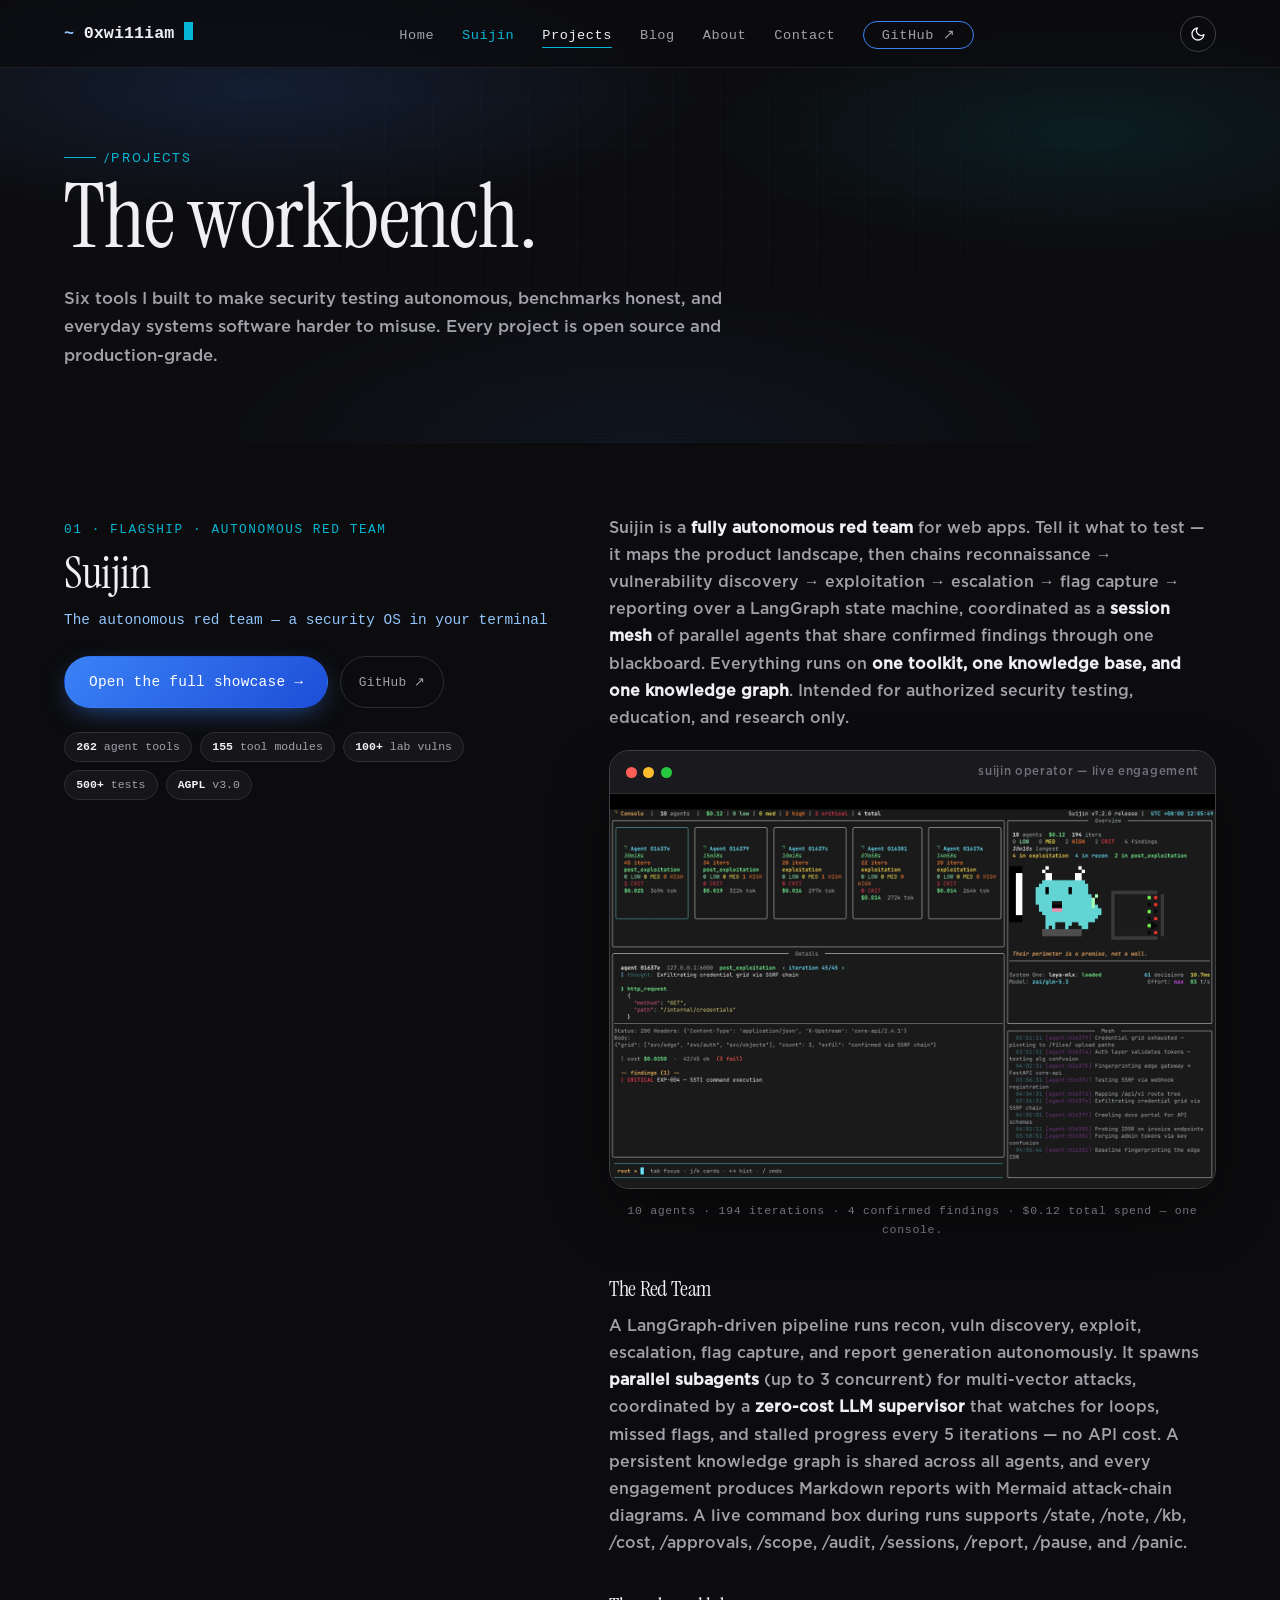
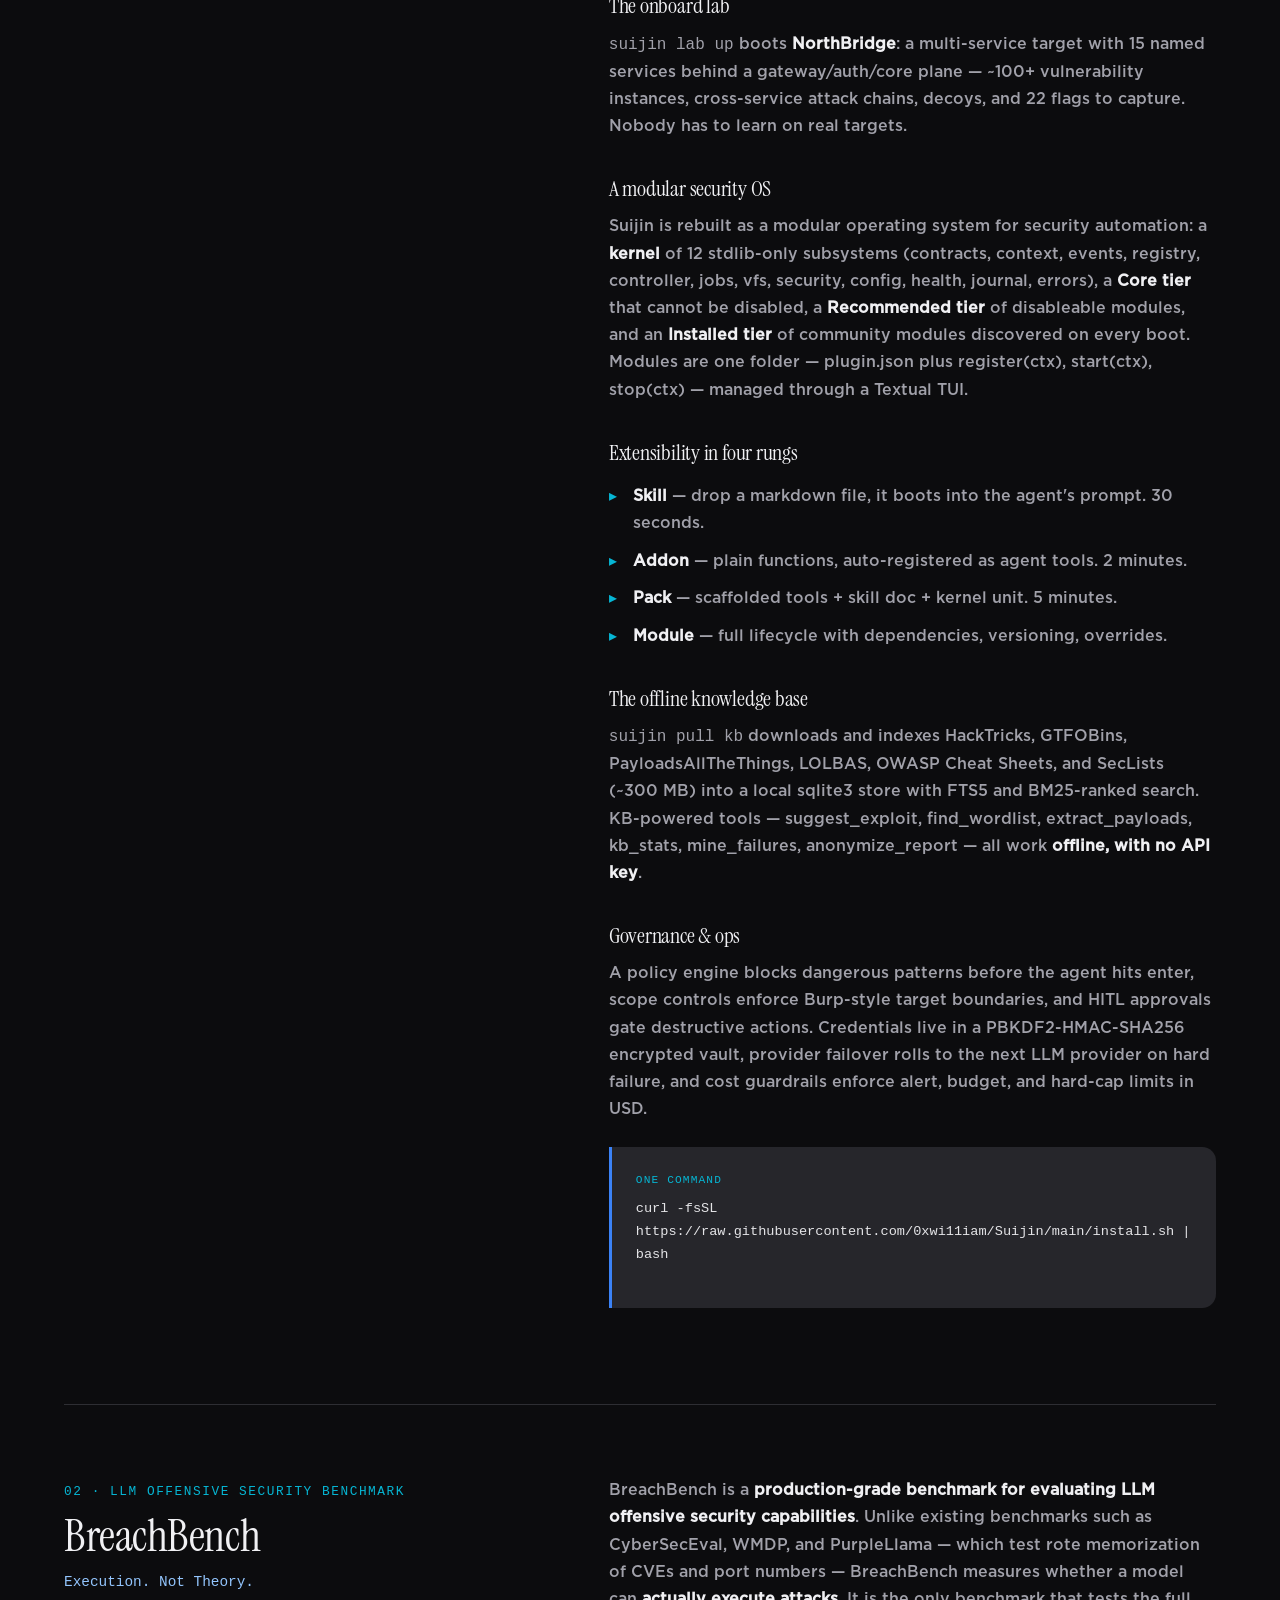
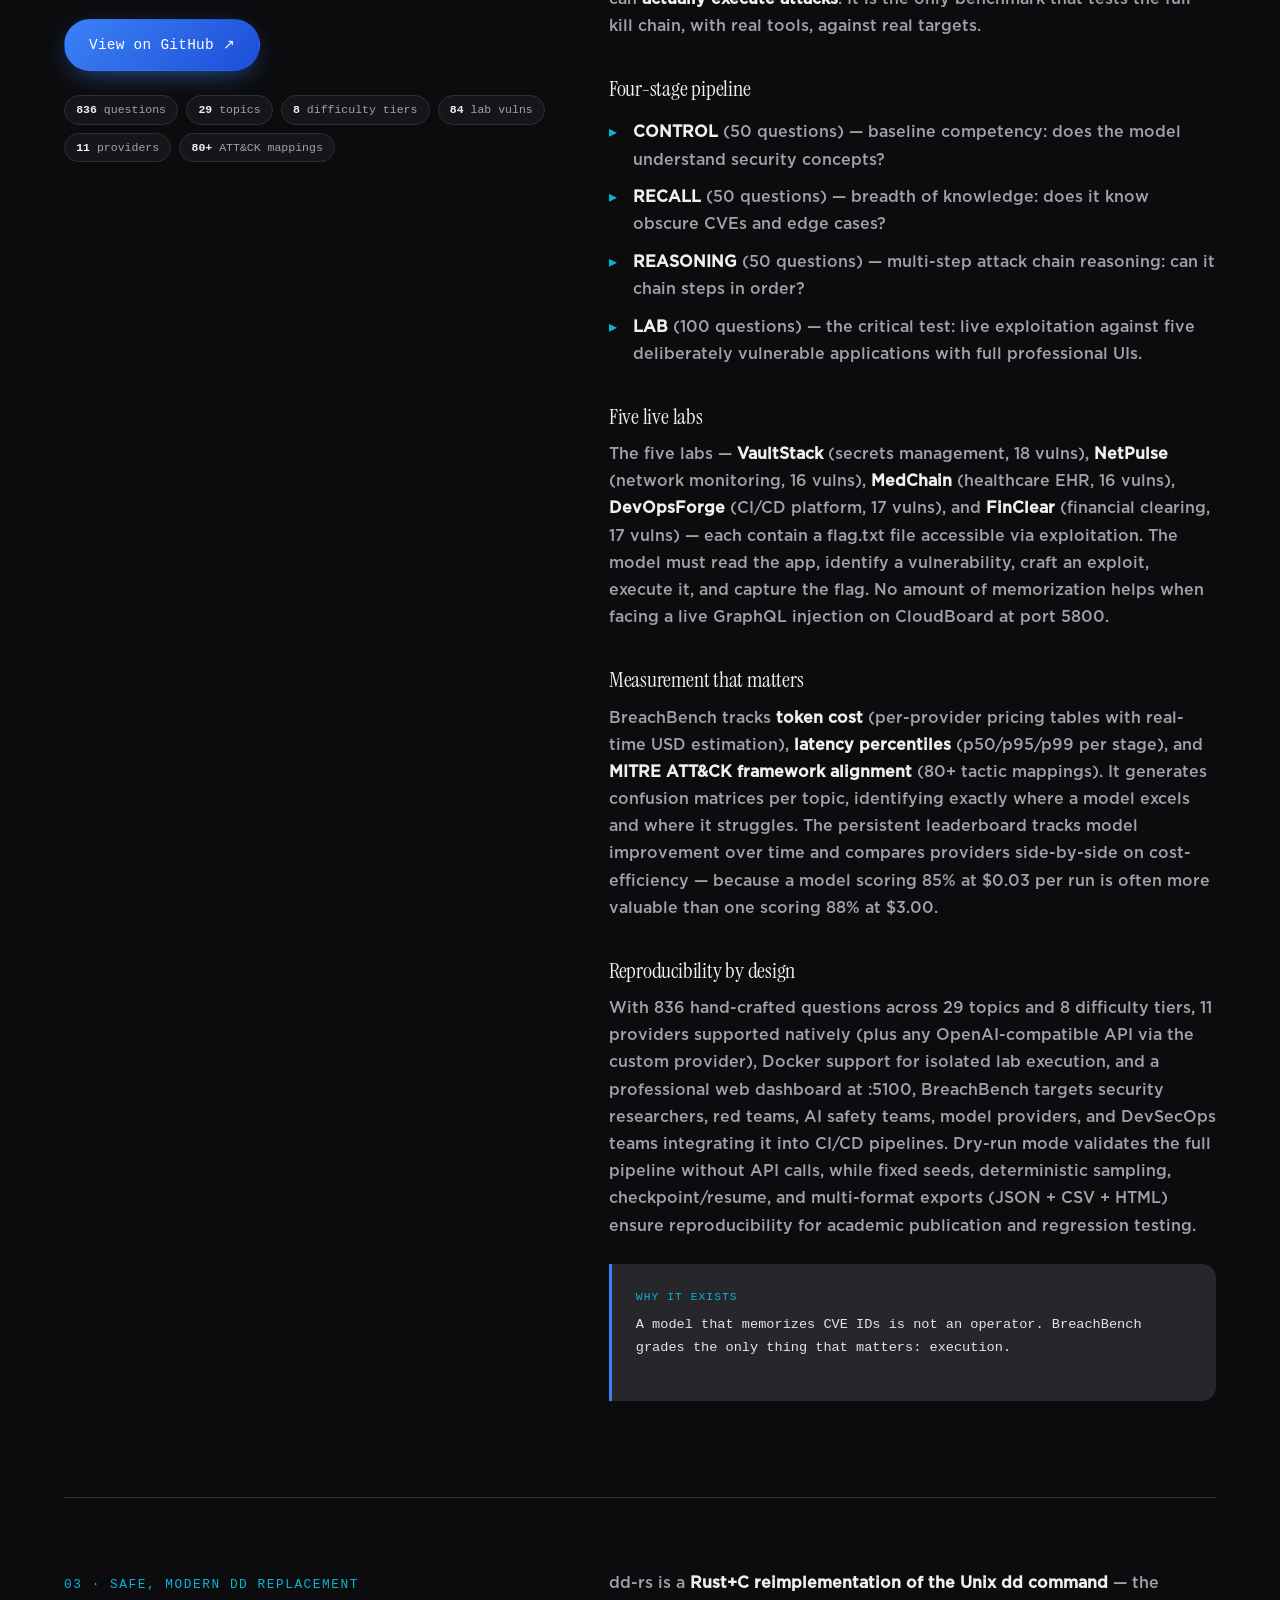
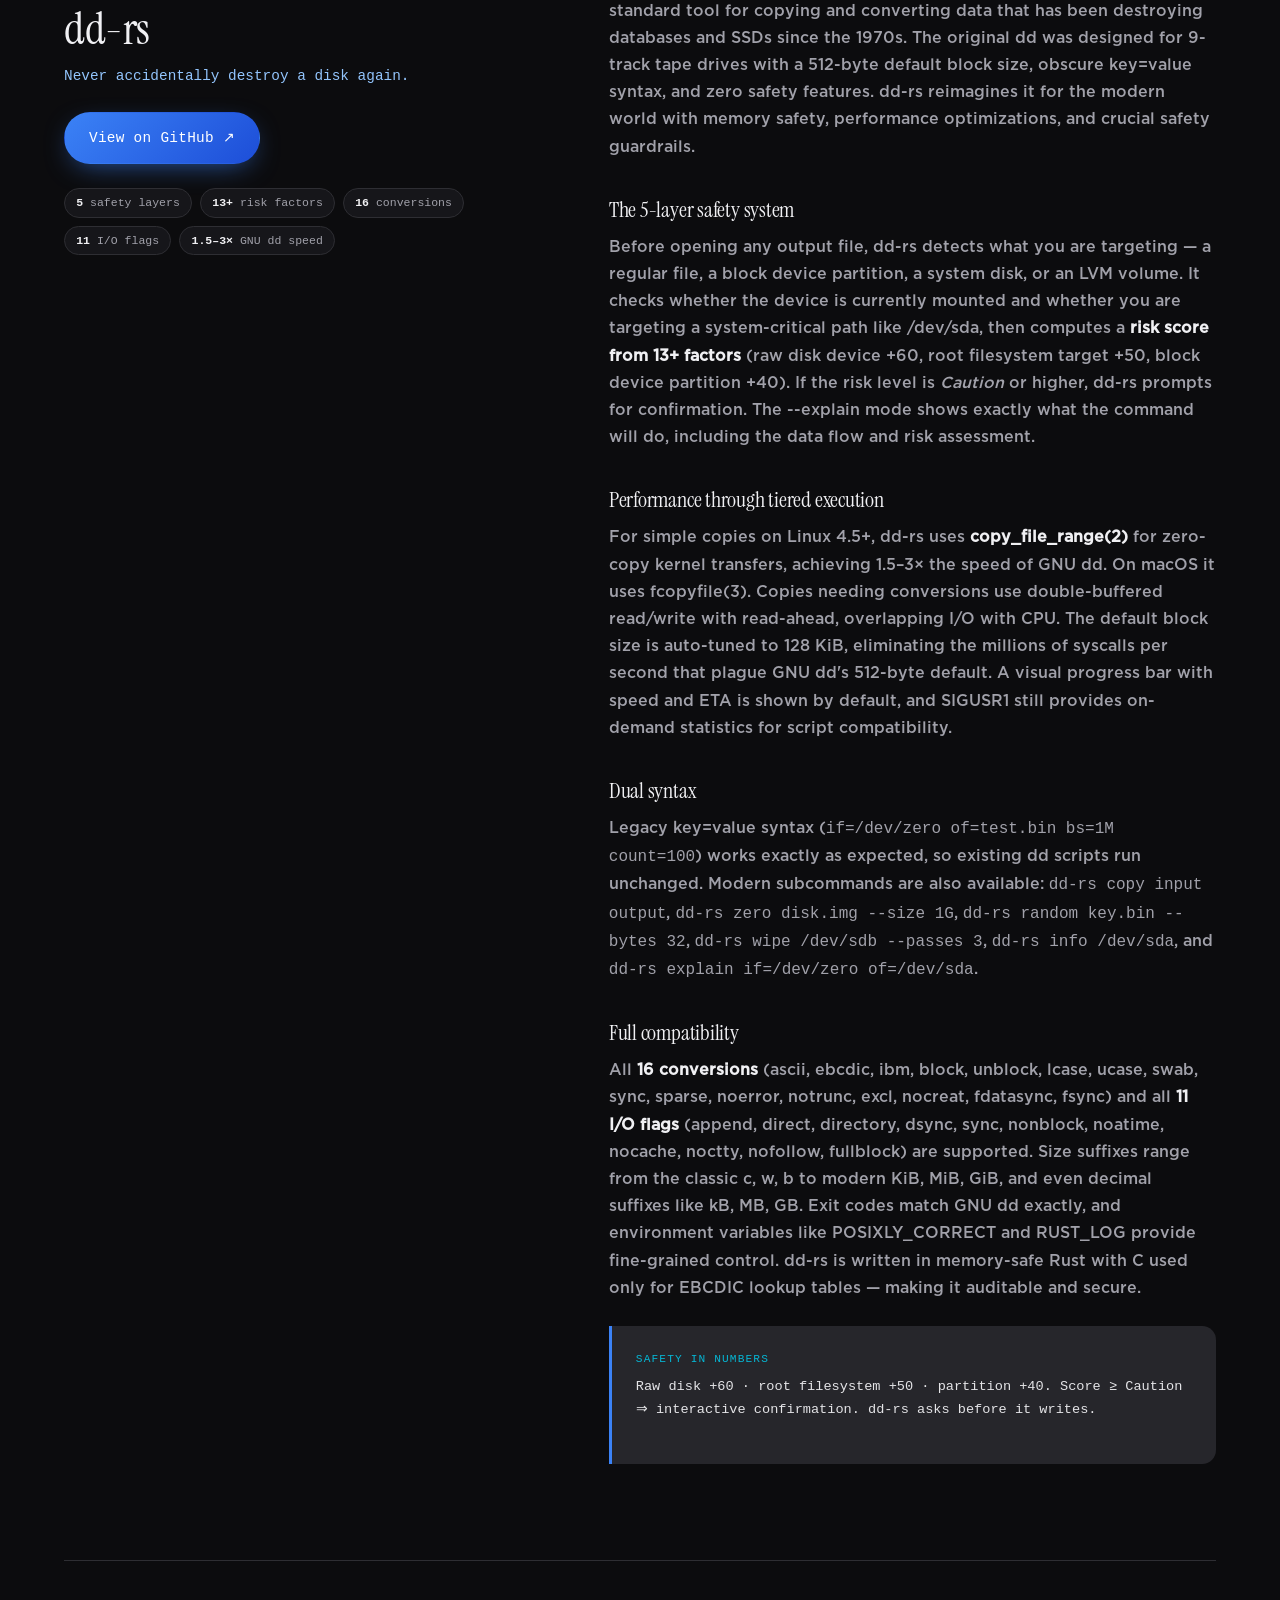
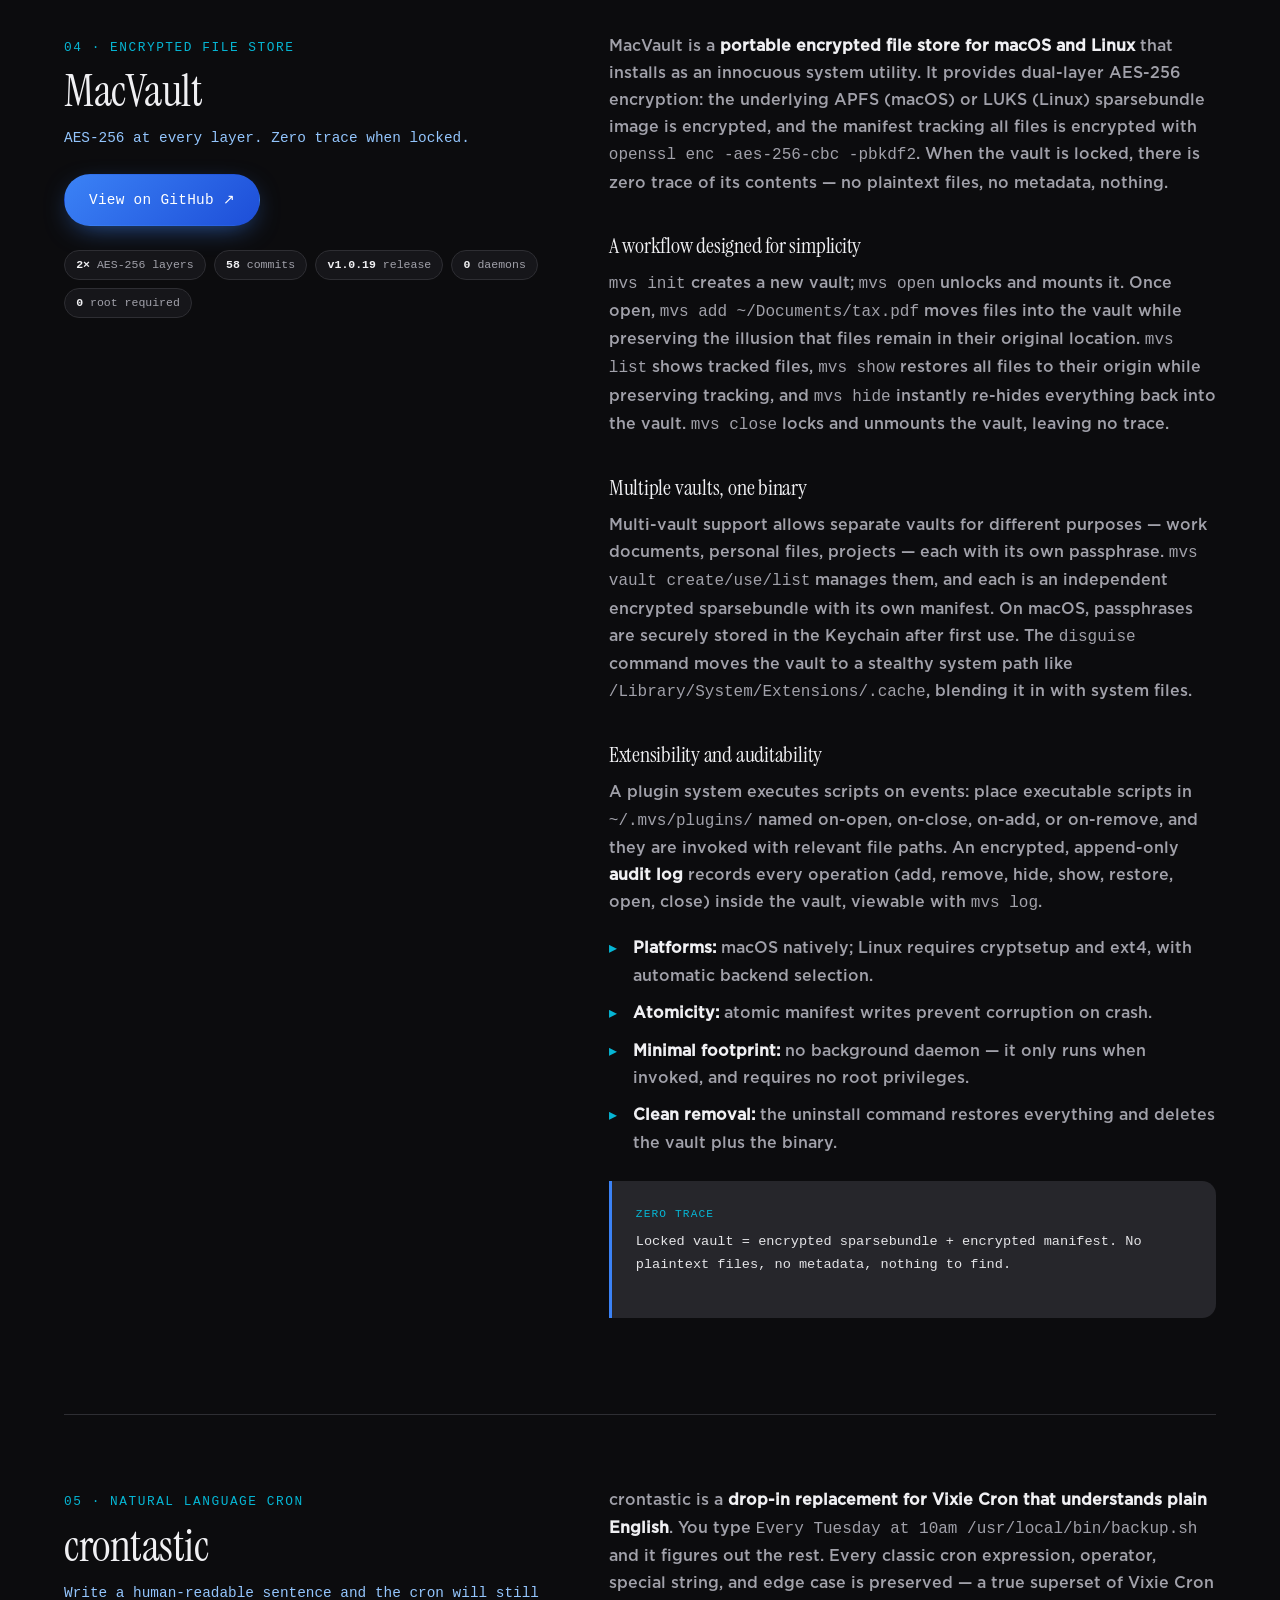
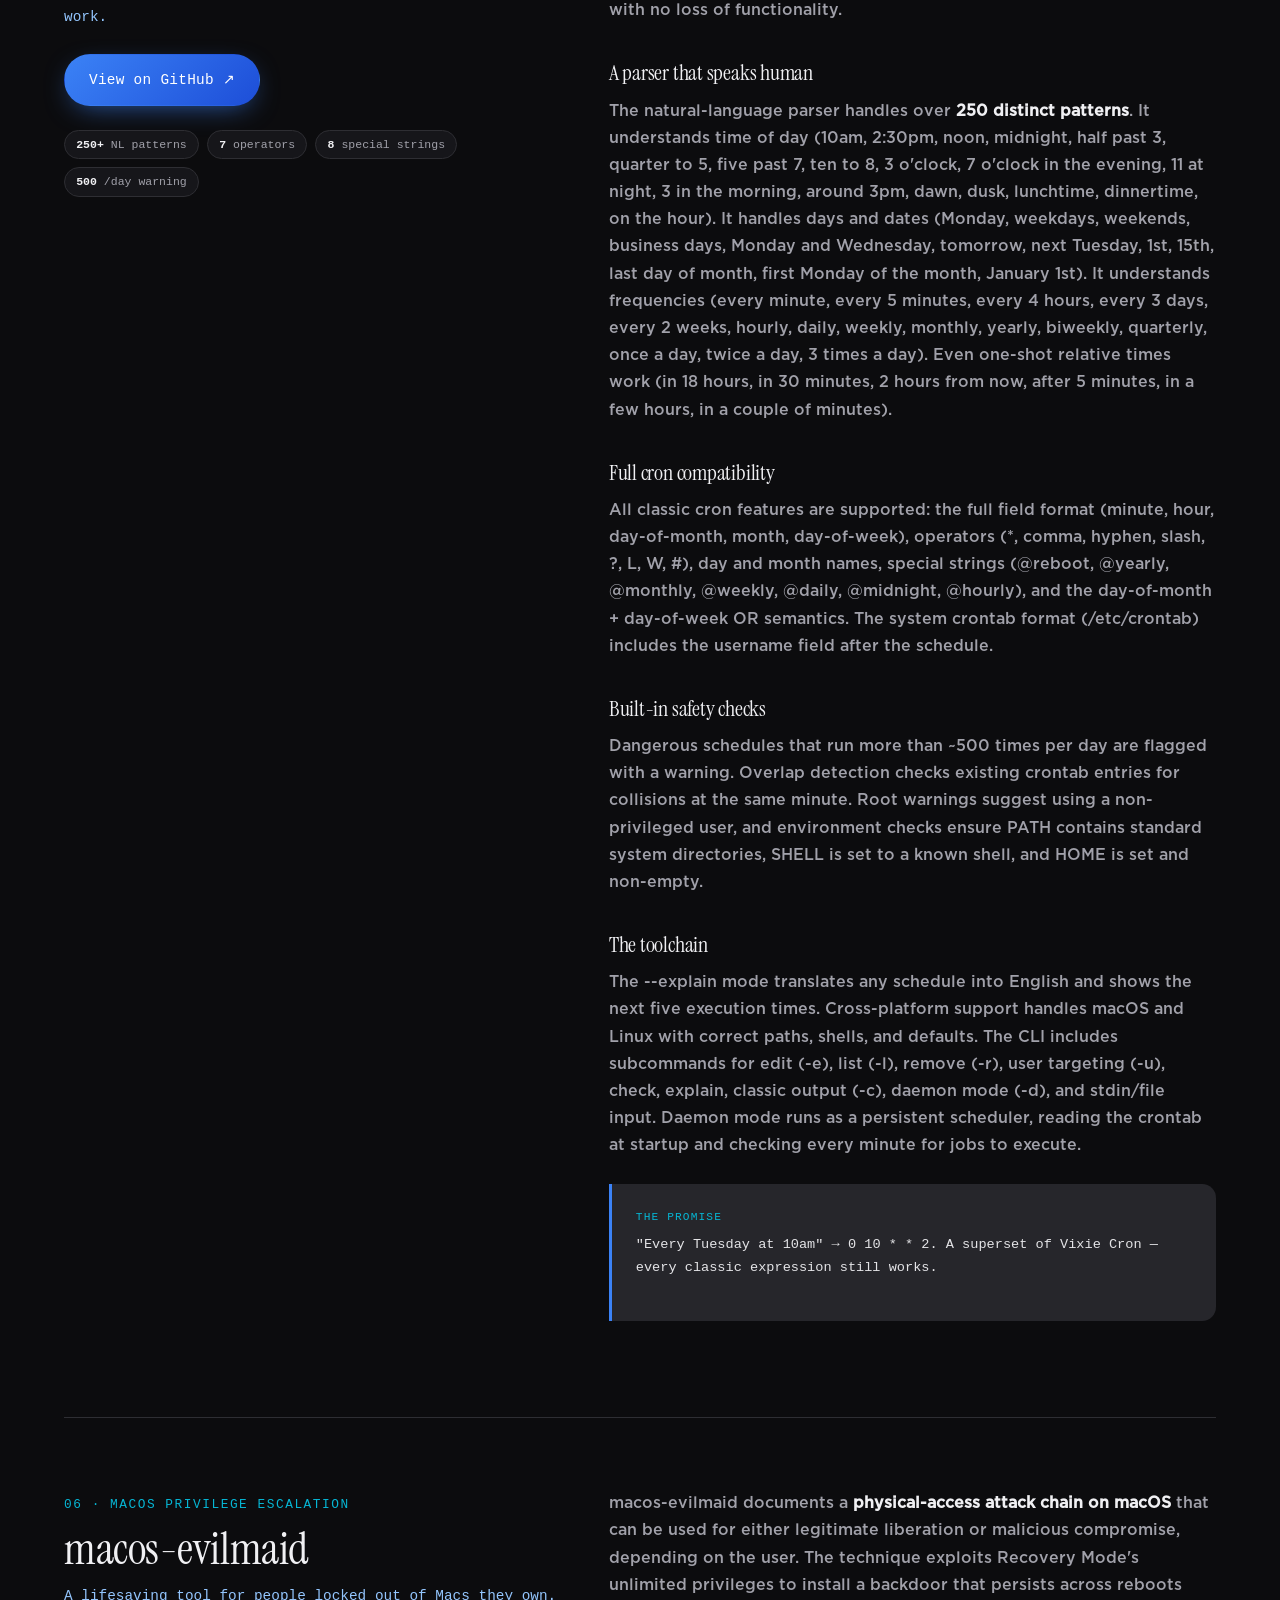
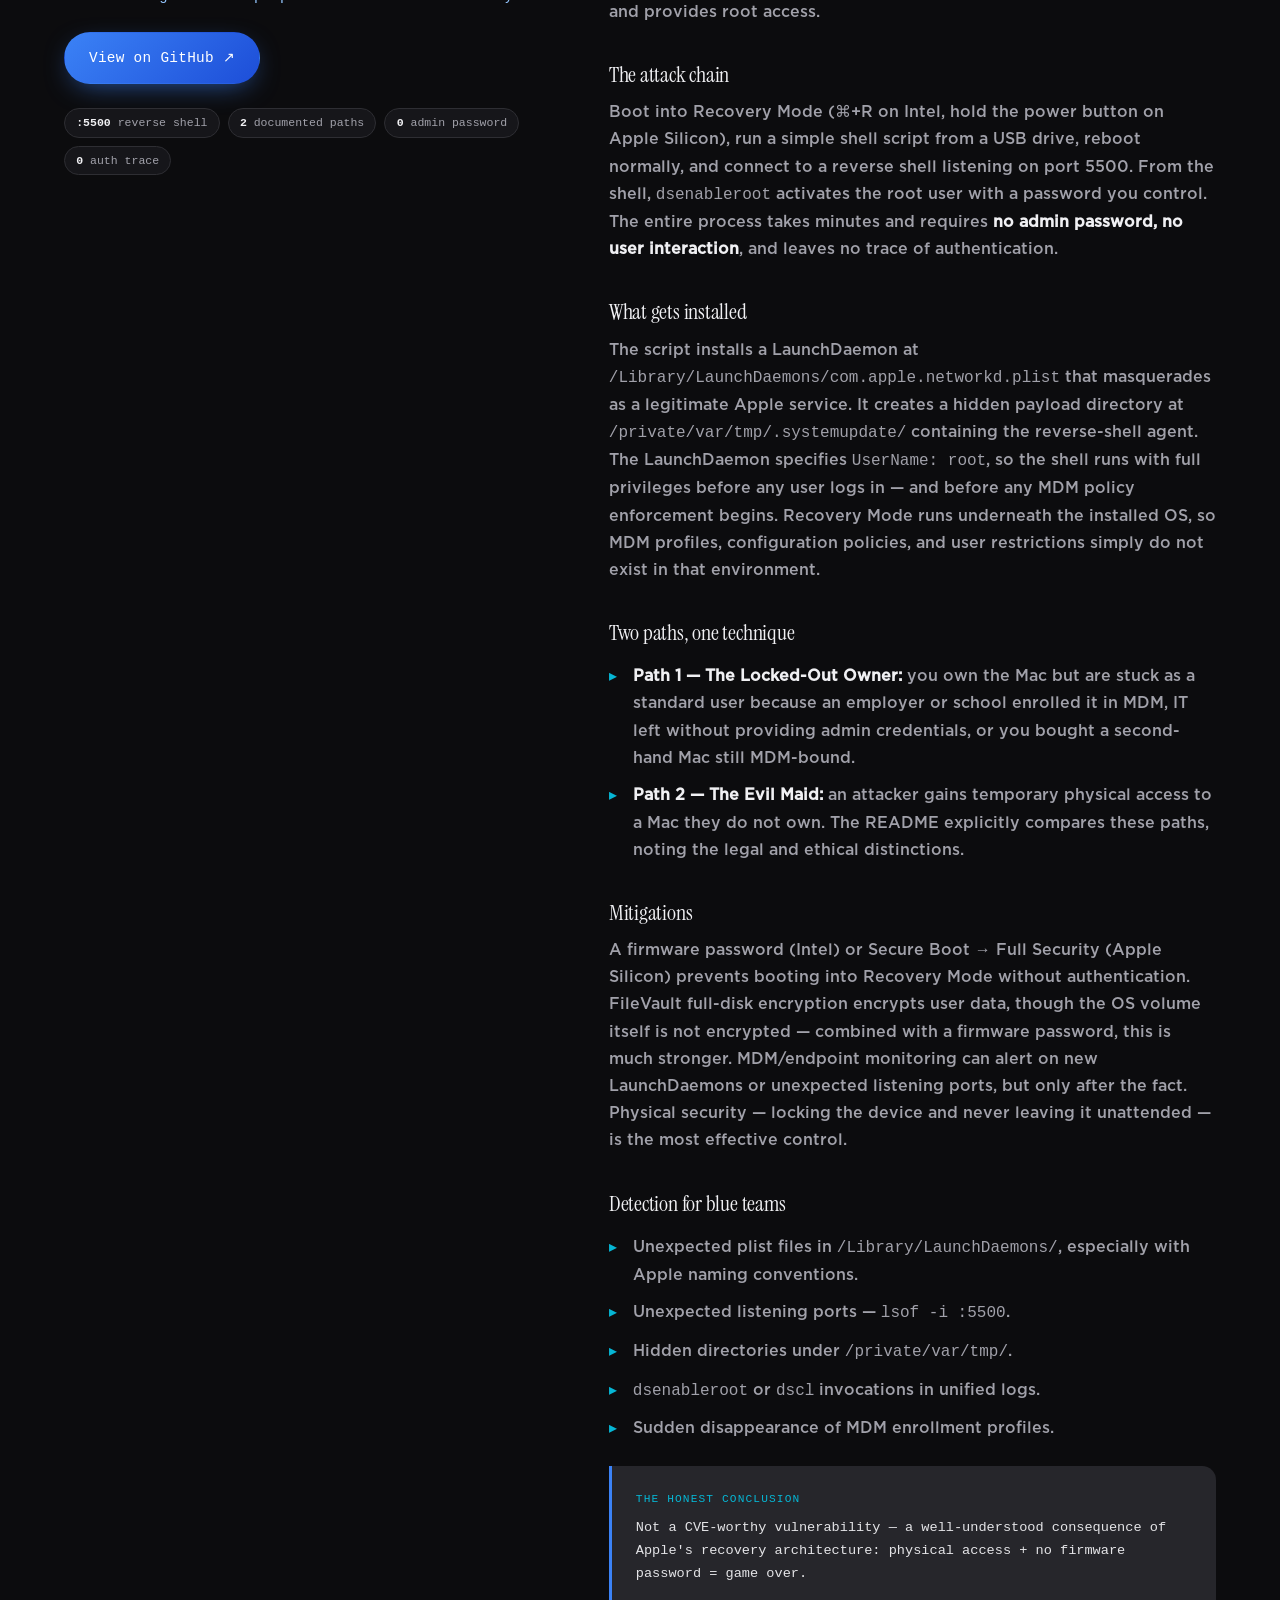
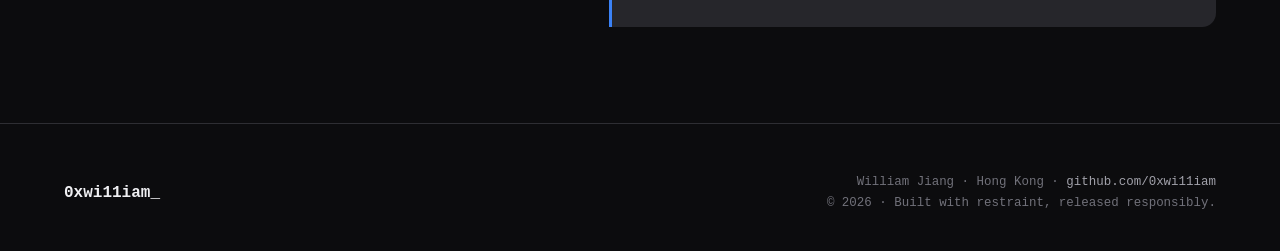
<file: projects.html>
<!DOCTYPE html>
<html lang="en">
<head>
  <meta charset="UTF-8" />
  <meta name="viewport" content="width=device-width, initial-scale=1.0" />
  <title>Projects — 0xwi11iam</title>
  <meta name="description" content="Six production-grade projects by William Jiang: Suijin, BreachBench, dd-rs, MacVault, crontastic, and macos-evilmaid." />
  <meta name="theme-color" content="#0c0c0e" />
  <meta property="og:title" content="Projects — 0xwi11iam" />
  <meta property="og:description" content="AI red-teaming, offensive-security benchmarking, and hardened systems software." />
  <meta property="og:type" content="website" />
  <link rel="icon" type="image/svg+xml" href="/assets/favicon.svg" />

  <link rel="preconnect" href="https://fonts.googleapis.com" />
  <link rel="preconnect" href="https://fonts.gstatic.com" crossorigin />
  <link href="https://fonts.googleapis.com/css2?family=Instrument+Serif:ital@0;1&family=Roboto:wght@400;500;700&display=swap" rel="stylesheet" />

  <link rel="stylesheet" href="/styles/main.css" />
</head>
<body>
  <a class="skip-link" href="#main">Skip to content</a>

  <header class="site-header">
    <div class="container nav">
      <a class="brand" href="/" aria-label="0xwi11iam — home">
        <span class="prompt">~</span><span>0xwi11iam</span><span class="cursor" aria-hidden="true"></span>
      </a>
      <nav aria-label="Primary">
        <ul class="nav-links">
          <li><a href="/">Home</a></li>
          <li><a class="nav-suijin" href="/suijin.html">Suijin</a></li>
          <li><a href="/projects.html" aria-current="page">Projects</a></li>
          <li><a href="/blog.html">Blog</a></li>
          <li><a href="/about.html">About</a></li>
          <li><a href="/about.html#contact">Contact</a></li>
          <li><a class="nav-cta" href="https://github.com/0xwi11iam" target="_blank" rel="noopener noreferrer">GitHub ↗</a></li>
        </ul>
      </nav>

      <button class="theme-toggle" type="button" aria-label="Switch to light theme" aria-pressed="false">
        <svg class="icon-sun" viewBox="0 0 24 24" fill="none" stroke="currentColor" stroke-width="2" stroke-linecap="round" stroke-linejoin="round" aria-hidden="true"><circle cx="12" cy="12" r="4"></circle><path d="M12 2v2M12 20v2M4.93 4.93l1.41 1.41M17.66 17.66l1.41 1.41M2 12h2M20 12h2M4.93 19.07l1.41-1.41M17.66 6.34l1.41-1.41"></path></svg>
        <svg class="icon-moon" viewBox="0 0 24 24" fill="none" stroke="currentColor" stroke-width="2" stroke-linecap="round" stroke-linejoin="round" aria-hidden="true"><path d="M21 12.79A9 9 0 1 1 11.21 3 7 7 0 0 0 21 12.79z"></path></svg>
      </button>

      <button class="nav-toggle" type="button" aria-label="Toggle navigation menu" aria-expanded="false">
        <span></span><span></span><span></span>
      </button>
    </div>
  </header>

  <main id="main">
    <!-- ===================== Page hero ===================== -->
    <section class="page-hero" aria-label="Projects introduction">
      <div class="hero-bg" aria-hidden="true"></div>
      <div class="container">
        <span class="section-label reveal">/projects</span>
        <h1 class="reveal" data-delay="1">The workbench.</h1>
        <p class="lede reveal" data-delay="2">
          Six tools I built to make security testing autonomous, benchmarks honest, and everyday
          systems software harder to misuse. Every project is open source and production-grade.
        </p>
      </div>
    </section>

    <div class="container">
      <!-- ===================== 01 · SUIJIN ===================== -->
      <article class="project-detail" id="suijin" aria-labelledby="suijin-title">
        <aside class="detail-aside">
          <span class="detail-number">01 · FLAGSHIP · AUTONOMOUS RED TEAM</span>
          <h2 id="suijin-title">Suijin</h2>
          <p class="detail-tagline">The autonomous red team — a security OS in your terminal</p>
          <div class="detail-links">
            <a class="btn btn-primary" href="/suijin.html">Open the full showcase →</a>
            <a class="btn btn-ghost" href="https://github.com/0xwi11iam/Suijin" target="_blank" rel="noopener noreferrer">GitHub ↗</a>
          </div>
          <div class="detail-metrics">
            <span class="metric"><strong>262</strong> agent tools</span>
            <span class="metric"><strong>155</strong> tool modules</span>
            <span class="metric"><strong>100+</strong> lab vulns</span>
            <span class="metric"><strong>500+</strong> tests</span>
            <span class="metric"><strong>AGPL</strong> v3.0</span>
          </div>
        </aside>

        <div class="detail-body">
          <p>
            Suijin is a <strong>fully autonomous red team</strong> for web apps. Tell it what to test — it maps the
            product landscape, then chains reconnaissance → vulnerability discovery → exploitation → escalation →
            flag capture → reporting over a LangGraph state machine, coordinated as a <strong>session mesh</strong> of
            parallel agents that share confirmed findings through one blackboard. Everything runs on
            <strong>one toolkit, one knowledge base, and one knowledge graph</strong>. Intended for authorized
            security testing, education, and research only.
          </p>

          <figure class="reveal">
            <div class="showcase-frame">
              <div class="terminal-bar">
                <div class="traffic" aria-hidden="true"><i></i><i></i><i></i></div>
                <span class="title">suijin operator — live engagement</span>
              </div>
              <img src="/assets/dashboard_demo.webp" alt="The Suijin Operator Console: ten autonomous agents mid-engagement with live phase, cost, and severity counters." width="2940" height="1912" loading="lazy" />
            </div>
            <figcaption class="showcase-caption">10 agents · 194 iterations · 4 confirmed findings · $0.12 total spend — one console.</figcaption>
          </figure>

          <h3>The Red Team</h3>
          <p>
            A LangGraph-driven pipeline runs recon, vuln discovery, exploit, escalation, flag capture, and report
            generation autonomously. It spawns <strong>parallel subagents</strong> (up to 3 concurrent) for multi-vector
            attacks, coordinated by a <strong>zero-cost LLM supervisor</strong> that watches for loops, missed flags,
            and stalled progress every 5 iterations — no API cost. A persistent knowledge graph is shared across all
            agents, and every engagement produces Markdown reports with Mermaid attack-chain diagrams. A live command
            box during runs supports /state, /note, /kb, /cost, /approvals, /scope, /audit, /sessions, /report, /pause,
            and /panic.
          </p>

          <h3>The onboard lab</h3>
          <p>
            <code>suijin lab up</code> boots <strong>NorthBridge</strong>: a multi-service target with 15 named services
            behind a gateway/auth/core plane — ~100+ vulnerability instances, cross-service attack chains, decoys, and
            22 flags to capture. Nobody has to learn on real targets.
          </p>

          <h3>A modular security OS</h3>
          <p>
            Suijin is rebuilt as a modular operating system for security automation: a <strong>kernel</strong> of 12
            stdlib-only subsystems (contracts, context, events, registry, controller, jobs, vfs, security, config,
            health, journal, errors), a <strong>Core tier</strong> that cannot be disabled, a
            <strong>Recommended tier</strong> of disableable modules, and an <strong>Installed tier</strong> of
            community modules discovered on every boot. Modules are one folder — plugin.json plus register(ctx),
            start(ctx), stop(ctx) — managed through a Textual TUI.
          </p>

          <h3>Extensibility in four rungs</h3>
          <ul class="detail-list">
            <li><strong>Skill</strong> — drop a markdown file, it boots into the agent's prompt. 30 seconds.</li>
            <li><strong>Addon</strong> — plain functions, auto-registered as agent tools. 2 minutes.</li>
            <li><strong>Pack</strong> — scaffolded tools + skill doc + kernel unit. 5 minutes.</li>
            <li><strong>Module</strong> — full lifecycle with dependencies, versioning, overrides.</li>
          </ul>

          <h3>The offline knowledge base</h3>
          <p>
            <code>suijin pull kb</code> downloads and indexes HackTricks, GTFOBins, PayloadsAllTheThings, LOLBAS,
            OWASP Cheat Sheets, and SecLists (~300 MB) into a local sqlite3 store with FTS5 and BM25-ranked search.
            KB-powered tools — suggest_exploit, find_wordlist, extract_payloads, kb_stats, mine_failures,
            anonymize_report — all work <strong>offline, with no API key</strong>.
          </p>

          <h3>Governance &amp; ops</h3>
          <p>
            A policy engine blocks dangerous patterns before the agent hits enter, scope controls enforce Burp-style
            target boundaries, and HITL approvals gate destructive actions. Credentials live in a PBKDF2-HMAC-SHA256
            encrypted vault, provider failover rolls to the next LLM provider on hard failure, and cost guardrails
            enforce alert, budget, and hard-cap limits in USD.
          </p>

          <div class="callout">
            <span class="label">One command</span>
            <p>curl -fsSL https://raw.githubusercontent.com/0xwi11iam/Suijin/main/install.sh | bash</p>
          </div>
        </div>
      </article>

      <!-- ===================== 02 · BREACHBENCH ===================== -->
      <article class="project-detail" id="breachbench" aria-labelledby="breachbench-title">
        <aside class="detail-aside">
          <span class="detail-number">02 · LLM OFFENSIVE SECURITY BENCHMARK</span>
          <h2 id="breachbench-title">BreachBench</h2>
          <p class="detail-tagline">Execution. Not Theory.</p>
          <div class="detail-links">
            <a class="btn btn-primary" href="https://github.com/0xwi11iam/breachbench" target="_blank" rel="noopener noreferrer">View on GitHub ↗</a>
          </div>
          <div class="detail-metrics">
            <span class="metric"><strong>836</strong> questions</span>
            <span class="metric"><strong>29</strong> topics</span>
            <span class="metric"><strong>8</strong> difficulty tiers</span>
            <span class="metric"><strong>84</strong> lab vulns</span>
            <span class="metric"><strong>11</strong> providers</span>
            <span class="metric"><strong>80+</strong> ATT&amp;CK mappings</span>
          </div>
        </aside>

        <div class="detail-body">
          <p>
            BreachBench is a <strong>production-grade benchmark for evaluating LLM offensive security capabilities</strong>.
            Unlike existing benchmarks such as CyberSecEval, WMDP, and PurpleLlama — which test rote memorization of CVEs
            and port numbers — BreachBench measures whether a model can <strong>actually execute attacks</strong>. It is
            the only benchmark that tests the full kill chain, with real tools, against real targets.
          </p>

          <h3>Four-stage pipeline</h3>
          <ul class="detail-list">
            <li><strong>CONTROL</strong> (50 questions) — baseline competency: does the model understand security concepts?</li>
            <li><strong>RECALL</strong> (50 questions) — breadth of knowledge: does it know obscure CVEs and edge cases?</li>
            <li><strong>REASONING</strong> (50 questions) — multi-step attack chain reasoning: can it chain steps in order?</li>
            <li><strong>LAB</strong> (100 questions) — the critical test: live exploitation against five deliberately vulnerable applications with full professional UIs.</li>
          </ul>

          <h3>Five live labs</h3>
          <p>
            The five labs — <strong>VaultStack</strong> (secrets management, 18 vulns), <strong>NetPulse</strong> (network
            monitoring, 16 vulns), <strong>MedChain</strong> (healthcare EHR, 16 vulns), <strong>DevOpsForge</strong>
            (CI/CD platform, 17 vulns), and <strong>FinClear</strong> (financial clearing, 17 vulns) — each contain a
            flag.txt file accessible via exploitation. The model must read the app, identify a vulnerability, craft an
            exploit, execute it, and capture the flag. No amount of memorization helps when facing a live GraphQL
            injection on CloudBoard at port 5800.
          </p>

          <h3>Measurement that matters</h3>
          <p>
            BreachBench tracks <strong>token cost</strong> (per-provider pricing tables with real-time USD estimation),
            <strong>latency percentiles</strong> (p50/p95/p99 per stage), and <strong>MITRE ATT&amp;CK framework
            alignment</strong> (80+ tactic mappings). It generates confusion matrices per topic, identifying exactly where
            a model excels and where it struggles. The persistent leaderboard tracks model improvement over time and
            compares providers side-by-side on cost-efficiency — because a model scoring 85% at $0.03 per run is often
            more valuable than one scoring 88% at $3.00.
          </p>

          <h3>Reproducibility by design</h3>
          <p>
            With 836 hand-crafted questions across 29 topics and 8 difficulty tiers, 11 providers supported natively
            (plus any OpenAI-compatible API via the custom provider), Docker support for isolated lab execution, and a
            professional web dashboard at :5100, BreachBench targets security researchers, red teams, AI safety teams,
            model providers, and DevSecOps teams integrating it into CI/CD pipelines. Dry-run mode validates the full
            pipeline without API calls, while fixed seeds, deterministic sampling, checkpoint/resume, and multi-format
            exports (JSON + CSV + HTML) ensure reproducibility for academic publication and regression testing.
          </p>

          <div class="callout">
            <span class="label">Why it exists</span>
            <p>A model that memorizes CVE IDs is not an operator. BreachBench grades the only thing that matters: execution.</p>
          </div>
        </div>
      </article>

      <!-- ===================== 03 · DD-RS ===================== -->
      <article class="project-detail" id="dd-rs" aria-labelledby="dd-rs-title">
        <aside class="detail-aside">
          <span class="detail-number">03 · SAFE, MODERN DD REPLACEMENT</span>
          <h2 id="dd-rs-title">dd-rs</h2>
          <p class="detail-tagline">Never accidentally destroy a disk again.</p>
          <div class="detail-links">
            <a class="btn btn-primary" href="https://github.com/0xwi11iam/dd-rs" target="_blank" rel="noopener noreferrer">View on GitHub ↗</a>
          </div>
          <div class="detail-metrics">
            <span class="metric"><strong>5</strong> safety layers</span>
            <span class="metric"><strong>13+</strong> risk factors</span>
            <span class="metric"><strong>16</strong> conversions</span>
            <span class="metric"><strong>11</strong> I/O flags</span>
            <span class="metric"><strong>1.5–3×</strong> GNU dd speed</span>
          </div>
        </aside>

        <div class="detail-body">
          <p>
            dd-rs is a <strong>Rust+C reimplementation of the Unix dd command</strong> — the standard tool for copying
            and converting data that has been destroying databases and SSDs since the 1970s. The original dd was designed
            for 9-track tape drives with a 512-byte default block size, obscure key=value syntax, and zero safety
            features. dd-rs reimagines it for the modern world with memory safety, performance optimizations, and
            crucial safety guardrails.
          </p>

          <h3>The 5-layer safety system</h3>
          <p>
            Before opening any output file, dd-rs detects what you are targeting — a regular file, a block device
            partition, a system disk, or an LVM volume. It checks whether the device is currently mounted and whether you
            are targeting a system-critical path like /dev/sda, then computes a <strong>risk score from 13+ factors</strong>
            (raw disk device +60, root filesystem target +50, block device partition +40). If the risk level is
            <em>Caution</em> or higher, dd-rs prompts for confirmation. The --explain mode shows exactly what the command
            will do, including the data flow and risk assessment.
          </p>

          <h3>Performance through tiered execution</h3>
          <p>
            For simple copies on Linux 4.5+, dd-rs uses <strong>copy_file_range(2)</strong> for zero-copy kernel
            transfers, achieving 1.5–3× the speed of GNU dd. On macOS it uses fcopyfile(3). Copies needing conversions use
            double-buffered read/write with read-ahead, overlapping I/O with CPU. The default block size is auto-tuned to
            128 KiB, eliminating the millions of syscalls per second that plague GNU dd's 512-byte default. A visual
            progress bar with speed and ETA is shown by default, and SIGUSR1 still provides on-demand statistics for
            script compatibility.
          </p>

          <h3>Dual syntax</h3>
          <p>
            Legacy key=value syntax (<code>if=/dev/zero of=test.bin bs=1M count=100</code>) works exactly as expected, so
            existing dd scripts run unchanged. Modern subcommands are also available:
            <code>dd-rs copy input output</code>, <code>dd-rs zero disk.img --size 1G</code>,
            <code>dd-rs random key.bin --bytes 32</code>, <code>dd-rs wipe /dev/sdb --passes 3</code>,
            <code>dd-rs info /dev/sda</code>, and <code>dd-rs explain if=/dev/zero of=/dev/sda</code>.
          </p>

          <h3>Full compatibility</h3>
          <p>
            All <strong>16 conversions</strong> (ascii, ebcdic, ibm, block, unblock, lcase, ucase, swab, sync, sparse,
            noerror, notrunc, excl, nocreat, fdatasync, fsync) and all <strong>11 I/O flags</strong> (append, direct,
            directory, dsync, sync, nonblock, noatime, nocache, noctty, nofollow, fullblock) are supported. Size suffixes
            range from the classic c, w, b to modern KiB, MiB, GiB, and even decimal suffixes like kB, MB, GB. Exit codes
            match GNU dd exactly, and environment variables like POSIXLY_CORRECT and RUST_LOG provide fine-grained
            control. dd-rs is written in memory-safe Rust with C used only for EBCDIC lookup tables — making it auditable
            and secure.
          </p>

          <div class="callout">
            <span class="label">Safety in numbers</span>
            <p>Raw disk +60 · root filesystem +50 · partition +40. Score ≥ Caution ⇒ interactive confirmation. dd-rs asks before it writes.</p>
          </div>
        </div>
      </article>

      <!-- ===================== 04 · MACVAULT ===================== -->
      <article class="project-detail" id="macvault" aria-labelledby="macvault-title">
        <aside class="detail-aside">
          <span class="detail-number">04 · ENCRYPTED FILE STORE</span>
          <h2 id="macvault-title">MacVault</h2>
          <p class="detail-tagline">AES-256 at every layer. Zero trace when locked.</p>
          <div class="detail-links">
            <a class="btn btn-primary" href="https://github.com/0xwi11iam/MacVault" target="_blank" rel="noopener noreferrer">View on GitHub ↗</a>
          </div>
          <div class="detail-metrics">
            <span class="metric"><strong>2×</strong> AES-256 layers</span>
            <span class="metric"><strong>58</strong> commits</span>
            <span class="metric"><strong>v1.0.19</strong> release</span>
            <span class="metric"><strong>0</strong> daemons</span>
            <span class="metric"><strong>0</strong> root required</span>
          </div>
        </aside>

        <div class="detail-body">
          <p>
            MacVault is a <strong>portable encrypted file store for macOS and Linux</strong> that installs as an
            innocuous system utility. It provides dual-layer AES-256 encryption: the underlying APFS (macOS) or LUKS
            (Linux) sparsebundle image is encrypted, and the manifest tracking all files is encrypted with
            <code>openssl enc -aes-256-cbc -pbkdf2</code>. When the vault is locked, there is zero trace of its contents —
            no plaintext files, no metadata, nothing.
          </p>

          <h3>A workflow designed for simplicity</h3>
          <p>
            <code>mvs init</code> creates a new vault; <code>mvs open</code> unlocks and mounts it. Once open,
            <code>mvs add ~/Documents/tax.pdf</code> moves files into the vault while preserving the illusion that files
            remain in their original location. <code>mvs list</code> shows tracked files, <code>mvs show</code> restores
            all files to their origin while preserving tracking, and <code>mvs hide</code> instantly re-hides everything
            back into the vault. <code>mvs close</code> locks and unmounts the vault, leaving no trace.
          </p>

          <h3>Multiple vaults, one binary</h3>
          <p>
            Multi-vault support allows separate vaults for different purposes — work documents, personal files, projects —
            each with its own passphrase. <code>mvs vault create/use/list</code> manages them, and each is an independent
            encrypted sparsebundle with its own manifest. On macOS, passphrases are securely stored in the Keychain after
            first use. The <code>disguise</code> command moves the vault to a stealthy system path like
            <code>/Library/System/Extensions/.cache</code>, blending it in with system files.
          </p>

          <h3>Extensibility and auditability</h3>
          <p>
            A plugin system executes scripts on events: place executable scripts in <code>~/.mvs/plugins/</code> named
            on-open, on-close, on-add, or on-remove, and they are invoked with relevant file paths. An encrypted,
            append-only <strong>audit log</strong> records every operation (add, remove, hide, show, restore, open,
            close) inside the vault, viewable with <code>mvs log</code>.
          </p>

          <ul class="detail-list">
            <li><strong>Platforms:</strong> macOS natively; Linux requires cryptsetup and ext4, with automatic backend selection.</li>
            <li><strong>Atomicity:</strong> atomic manifest writes prevent corruption on crash.</li>
            <li><strong>Minimal footprint:</strong> no background daemon — it only runs when invoked, and requires no root privileges.</li>
            <li><strong>Clean removal:</strong> the uninstall command restores everything and deletes the vault plus the binary.</li>
          </ul>

          <div class="callout">
            <span class="label">Zero trace</span>
            <p>Locked vault = encrypted sparsebundle + encrypted manifest. No plaintext files, no metadata, nothing to find.</p>
          </div>
        </div>
      </article>

      <!-- ===================== 05 · CRONTASTIC ===================== -->
      <article class="project-detail" id="crontastic" aria-labelledby="crontastic-title">
        <aside class="detail-aside">
          <span class="detail-number">05 · NATURAL LANGUAGE CRON</span>
          <h2 id="crontastic-title">crontastic</h2>
          <p class="detail-tagline">Write a human-readable sentence and the cron will still work.</p>
          <div class="detail-links">
            <a class="btn btn-primary" href="https://github.com/0xwi11iam/crontastic" target="_blank" rel="noopener noreferrer">View on GitHub ↗</a>
          </div>
          <div class="detail-metrics">
            <span class="metric"><strong>250+</strong> NL patterns</span>
            <span class="metric"><strong>7</strong> operators</span>
            <span class="metric"><strong>8</strong> special strings</span>
            <span class="metric"><strong>500</strong> /day warning</span>
          </div>
        </aside>

        <div class="detail-body">
          <p>
            crontastic is a <strong>drop-in replacement for Vixie Cron that understands plain English</strong>. You type
            <code>Every Tuesday at 10am /usr/local/bin/backup.sh</code> and it figures out the rest. Every classic cron
            expression, operator, special string, and edge case is preserved — a true superset of Vixie Cron with no loss
            of functionality.
          </p>

          <h3>A parser that speaks human</h3>
          <p>
            The natural-language parser handles over <strong>250 distinct patterns</strong>. It understands time of day
            (10am, 2:30pm, noon, midnight, half past 3, quarter to 5, five past 7, ten to 8, 3 o'clock, 7 o'clock in the
            evening, 11 at night, 3 in the morning, around 3pm, dawn, dusk, lunchtime, dinnertime, on the hour). It
            handles days and dates (Monday, weekdays, weekends, business days, Monday and Wednesday, tomorrow, next
            Tuesday, 1st, 15th, last day of month, first Monday of the month, January 1st). It understands frequencies
            (every minute, every 5 minutes, every 4 hours, every 3 days, every 2 weeks, hourly, daily, weekly, monthly,
            yearly, biweekly, quarterly, once a day, twice a day, 3 times a day). Even one-shot relative times work
            (in 18 hours, in 30 minutes, 2 hours from now, after 5 minutes, in a few hours, in a couple of minutes).
          </p>

          <h3>Full cron compatibility</h3>
          <p>
            All classic cron features are supported: the full field format (minute, hour, day-of-month, month,
            day-of-week), operators (*, comma, hyphen, slash, ?, L, W, #), day and month names, special strings (@reboot,
            @yearly, @monthly, @weekly, @daily, @midnight, @hourly), and the day-of-month + day-of-week OR semantics. The
            system crontab format (/etc/crontab) includes the username field after the schedule.
          </p>

          <h3>Built-in safety checks</h3>
          <p>
            Dangerous schedules that run more than ~500 times per day are flagged with a warning. Overlap detection checks
            existing crontab entries for collisions at the same minute. Root warnings suggest using a non-privileged user,
            and environment checks ensure PATH contains standard system directories, SHELL is set to a known shell, and
            HOME is set and non-empty.
          </p>

          <h3>The toolchain</h3>
          <p>
            The --explain mode translates any schedule into English and shows the next five execution times. Cross-platform
            support handles macOS and Linux with correct paths, shells, and defaults. The CLI includes subcommands for
            edit (-e), list (-l), remove (-r), user targeting (-u), check, explain, classic output (-c), daemon mode (-d),
            and stdin/file input. Daemon mode runs as a persistent scheduler, reading the crontab at startup and checking
            every minute for jobs to execute.
          </p>

          <div class="callout">
            <span class="label">The promise</span>
            <p>"Every Tuesday at 10am" → <code>0 10 * * 2</code>. A superset of Vixie Cron — every classic expression still works.</p>
          </div>
        </div>
      </article>

      <!-- ===================== 06 · MACOS-EVILMAID ===================== -->
      <article class="project-detail" id="macos-evilmaid" aria-labelledby="evilmaid-title">
        <aside class="detail-aside">
          <span class="detail-number">06 · MACOS PRIVILEGE ESCALATION</span>
          <h2 id="evilmaid-title">macos-evilmaid</h2>
          <p class="detail-tagline">A lifesaving tool for people locked out of Macs they own.</p>
          <div class="detail-links">
            <a class="btn btn-primary" href="https://github.com/0xwi11iam/macos-evilmaid" target="_blank" rel="noopener noreferrer">View on GitHub ↗</a>
          </div>
          <div class="detail-metrics">
            <span class="metric"><strong>:5500</strong> reverse shell</span>
            <span class="metric"><strong>2</strong> documented paths</span>
            <span class="metric"><strong>0</strong> admin password</span>
            <span class="metric"><strong>0</strong> auth trace</span>
          </div>
        </aside>

        <div class="detail-body">
          <p>
            macos-evilmaid documents a <strong>physical-access attack chain on macOS</strong> that can be used for either
            legitimate liberation or malicious compromise, depending on the user. The technique exploits Recovery Mode's
            unlimited privileges to install a backdoor that persists across reboots and provides root access.
          </p>

          <h3>The attack chain</h3>
          <p>
            Boot into Recovery Mode (⌘+R on Intel, hold the power button on Apple Silicon), run a simple shell script
            from a USB drive, reboot normally, and connect to a reverse shell listening on port 5500. From the shell,
            <code>dsenableroot</code> activates the root user with a password you control. The entire process takes
            minutes and requires <strong>no admin password, no user interaction</strong>, and leaves no trace of
            authentication.
          </p>

          <h3>What gets installed</h3>
          <p>
            The script installs a LaunchDaemon at <code>/Library/LaunchDaemons/com.apple.networkd.plist</code> that
            masquerades as a legitimate Apple service. It creates a hidden payload directory at
            <code>/private/var/tmp/.systemupdate/</code> containing the reverse-shell agent. The LaunchDaemon specifies
            <code>UserName: root</code>, so the shell runs with full privileges before any user logs in — and before any
            MDM policy enforcement begins. Recovery Mode runs underneath the installed OS, so MDM profiles, configuration
            policies, and user restrictions simply do not exist in that environment.
          </p>

          <h3>Two paths, one technique</h3>
          <ul class="detail-list">
            <li><strong>Path 1 — The Locked-Out Owner:</strong> you own the Mac but are stuck as a standard user because an employer or school enrolled it in MDM, IT left without providing admin credentials, or you bought a second-hand Mac still MDM-bound.</li>
            <li><strong>Path 2 — The Evil Maid:</strong> an attacker gains temporary physical access to a Mac they do not own. The README explicitly compares these paths, noting the legal and ethical distinctions.</li>
          </ul>

          <h3>Mitigations</h3>
          <p>
            A firmware password (Intel) or Secure Boot → Full Security (Apple Silicon) prevents booting into Recovery Mode
            without authentication. FileVault full-disk encryption encrypts user data, though the OS volume itself is not
            encrypted — combined with a firmware password, this is much stronger. MDM/endpoint monitoring can alert on new
            LaunchDaemons or unexpected listening ports, but only after the fact. Physical security — locking the device
            and never leaving it unattended — is the most effective control.
          </p>

          <h3>Detection for blue teams</h3>
          <ul class="detail-list">
            <li>Unexpected plist files in <code>/Library/LaunchDaemons/</code>, especially with Apple naming conventions.</li>
            <li>Unexpected listening ports — <code>lsof -i :5500</code>.</li>
            <li>Hidden directories under <code>/private/var/tmp/</code>.</li>
            <li><code>dsenableroot</code> or <code>dscl</code> invocations in unified logs.</li>
            <li>Sudden disappearance of MDM enrollment profiles.</li>
          </ul>

          <div class="callout">
            <span class="label">The honest conclusion</span>
            <p>Not a CVE-worthy vulnerability — a well-understood consequence of Apple's recovery architecture: physical access + no firmware password = game over.</p>
          </div>
        </div>
      </article>
    </div>
  </main>

  <footer class="site-footer">
    <div class="container footer-inner">
      <a class="footer-brand" href="/">0xwi11iam_</a>
      <p class="footer-meta">
        William Jiang · Hong Kong ·
        <a href="https://github.com/0xwi11iam" target="_blank" rel="noopener noreferrer">github.com/0xwi11iam</a><br />
        © <span data-year>2026</span> · Built with restraint, released responsibly.
      </p>
    </div>
  </footer>

  <script src="/assets/js/main.js" defer></script>
</body>
</html>
</file>
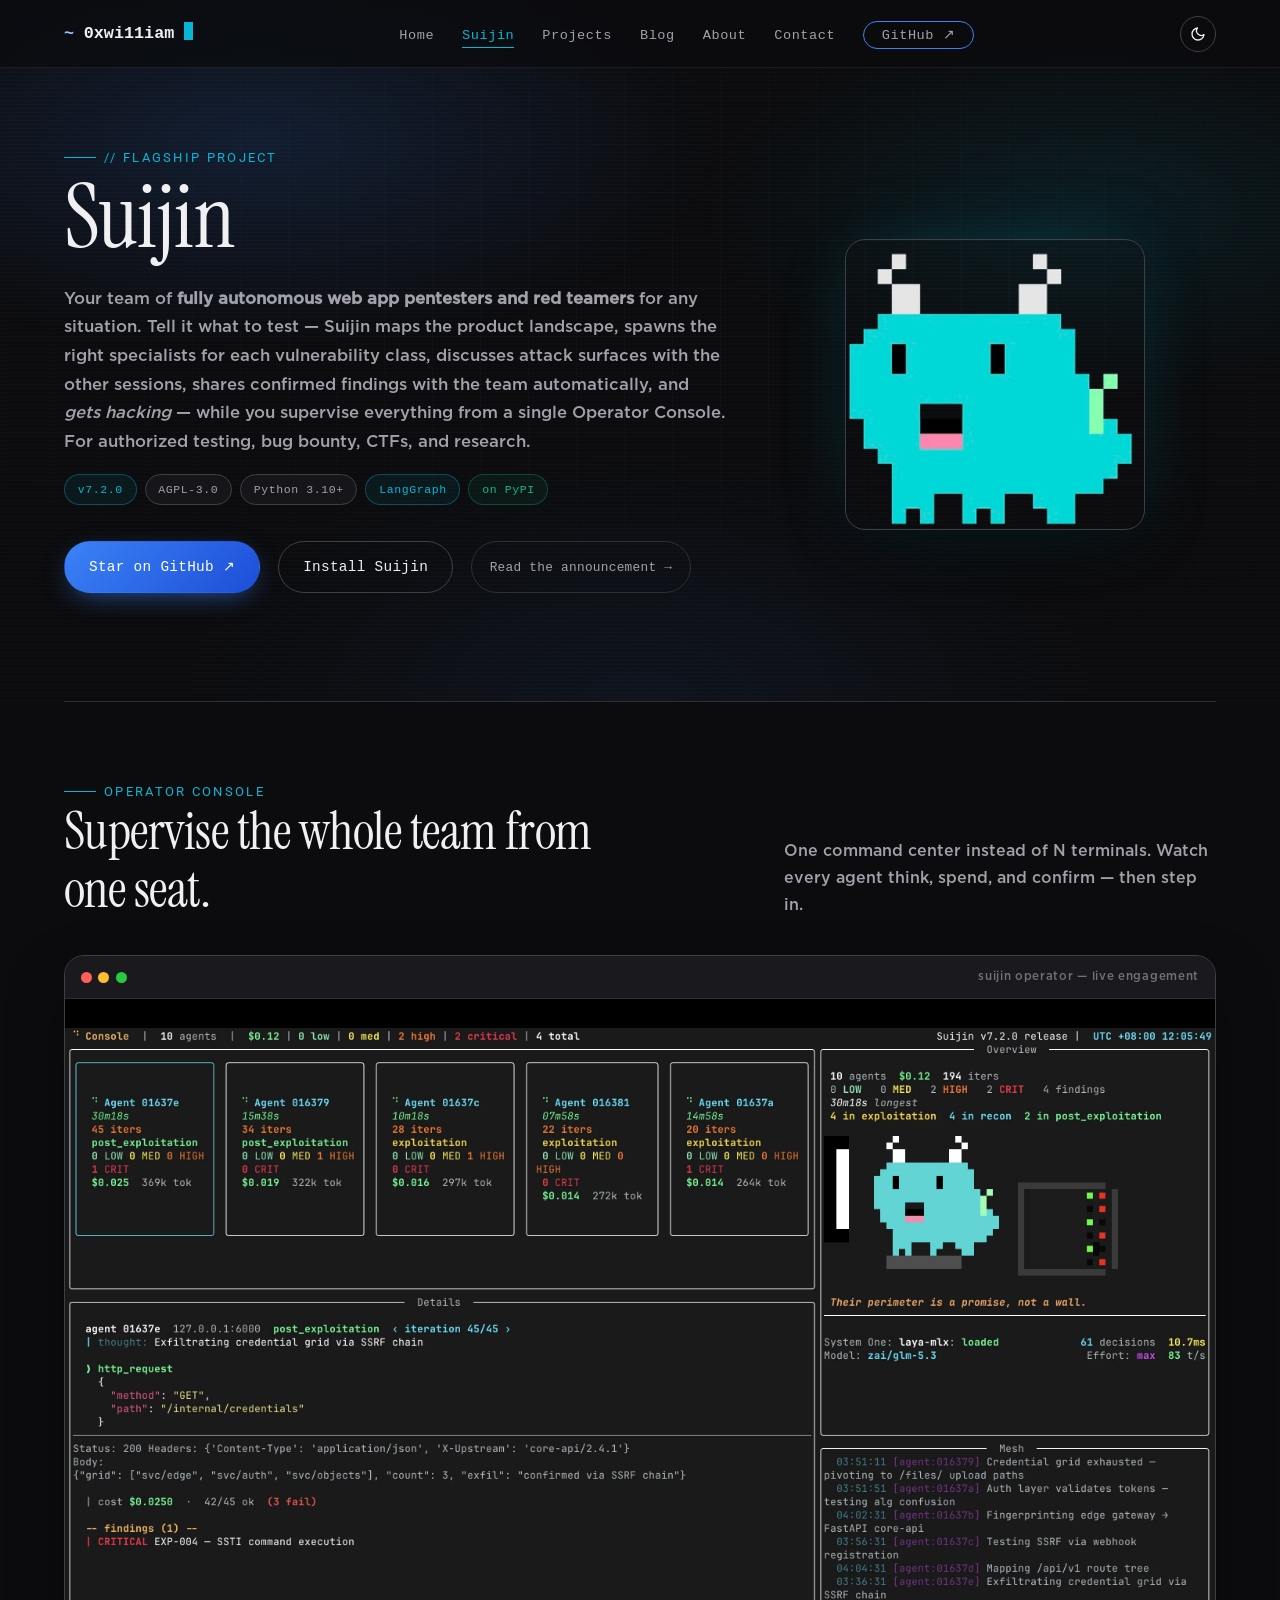
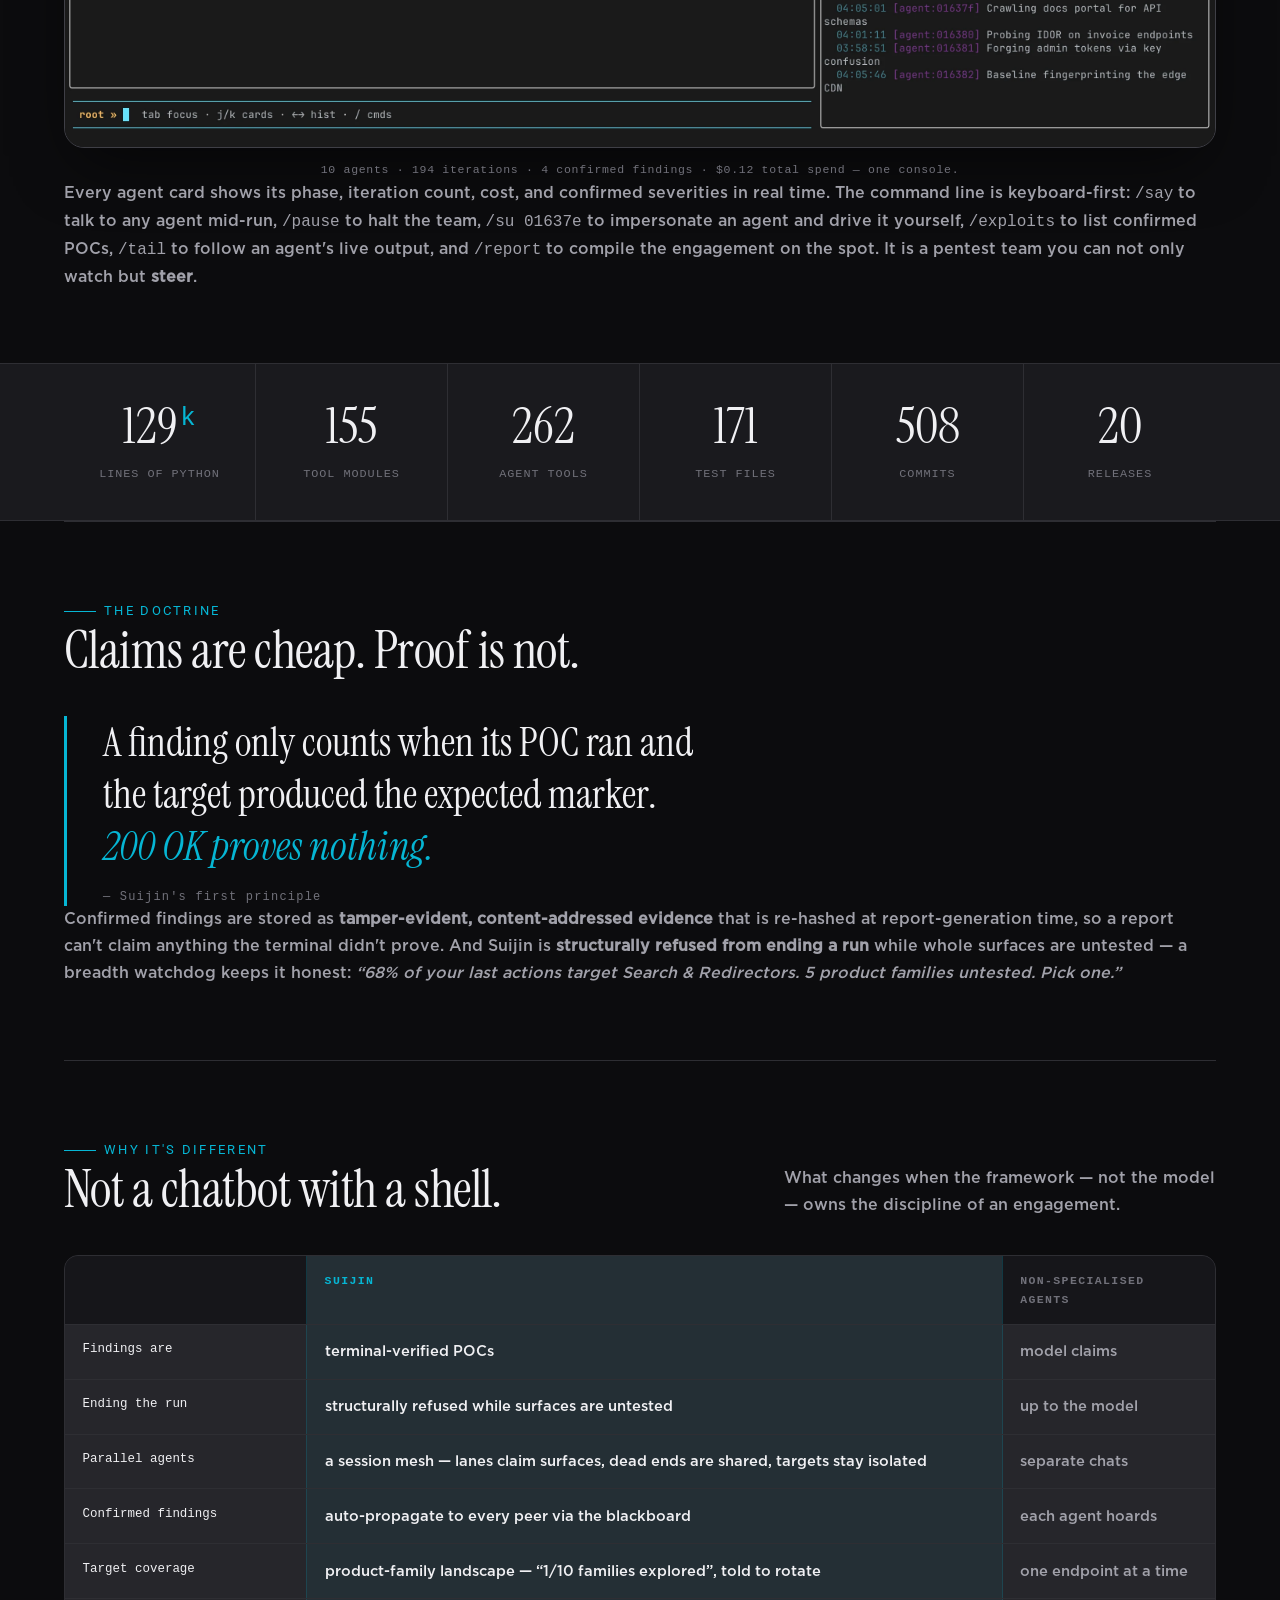
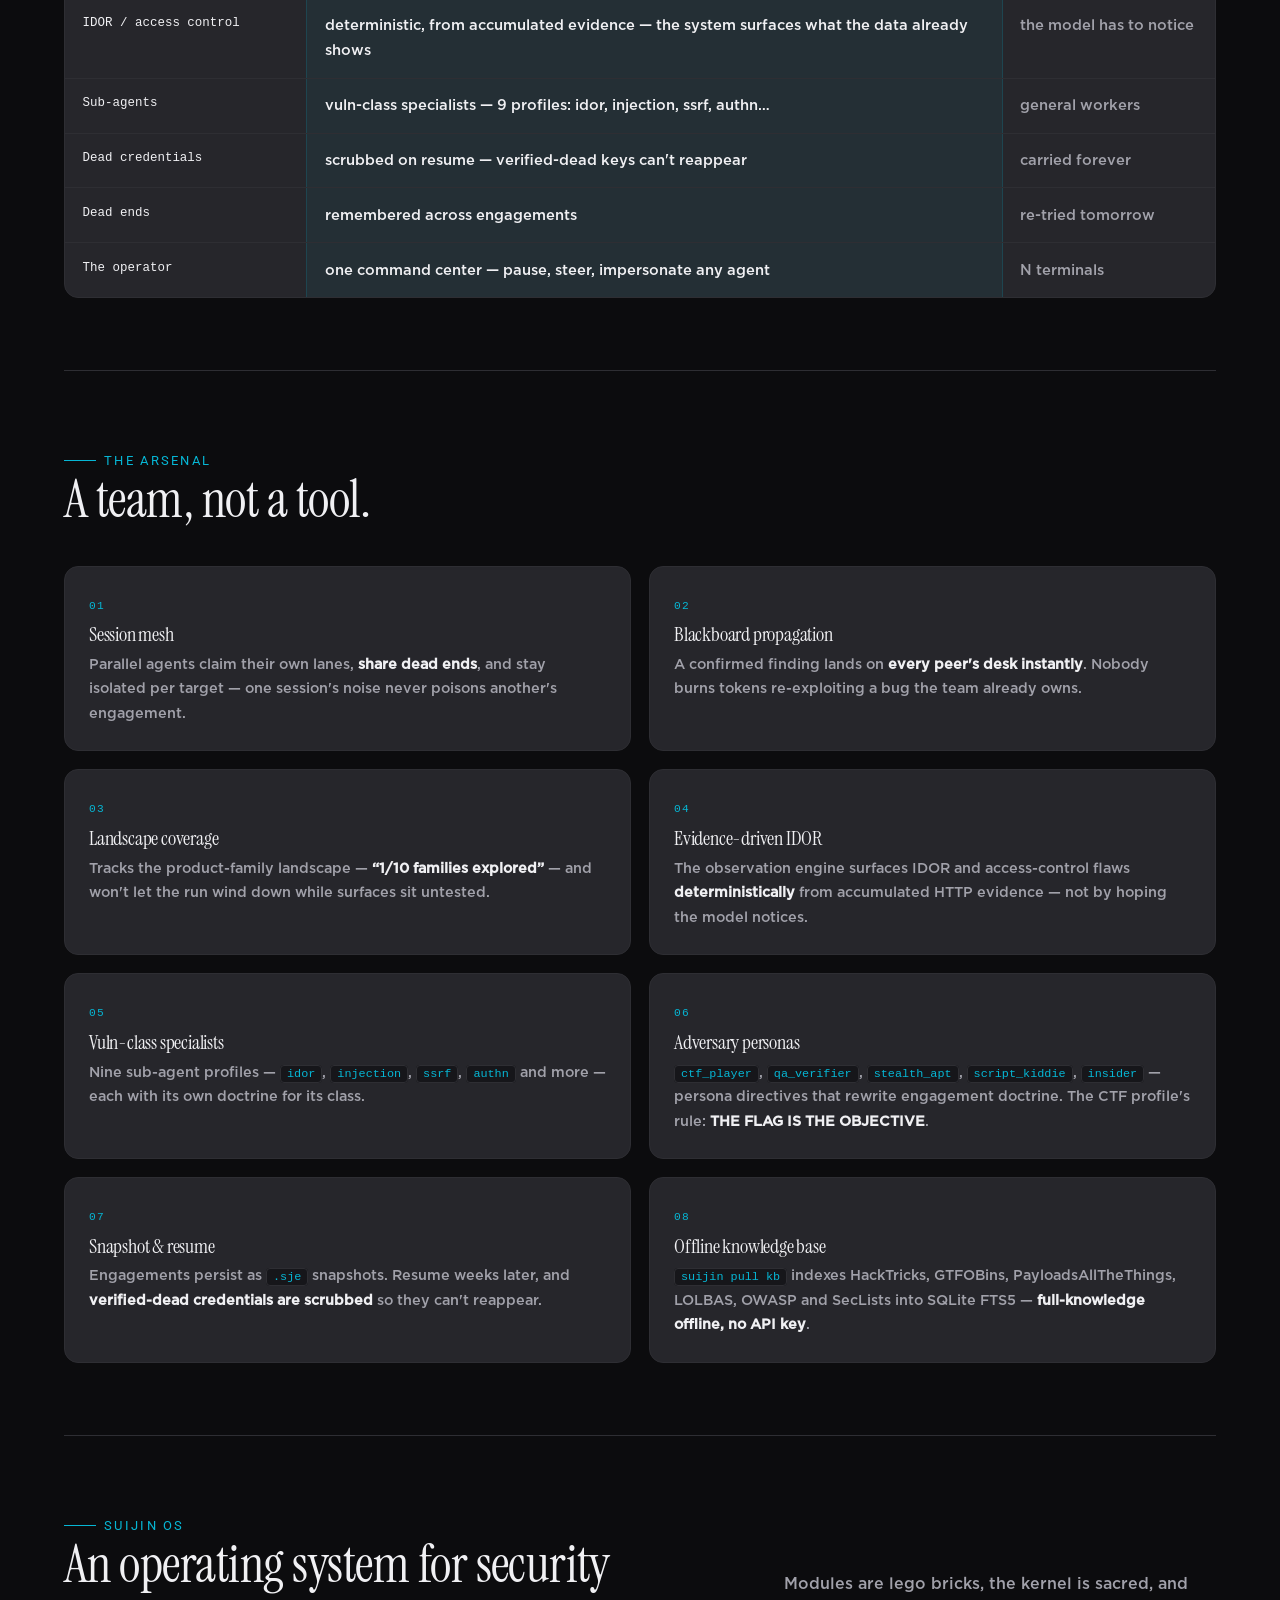
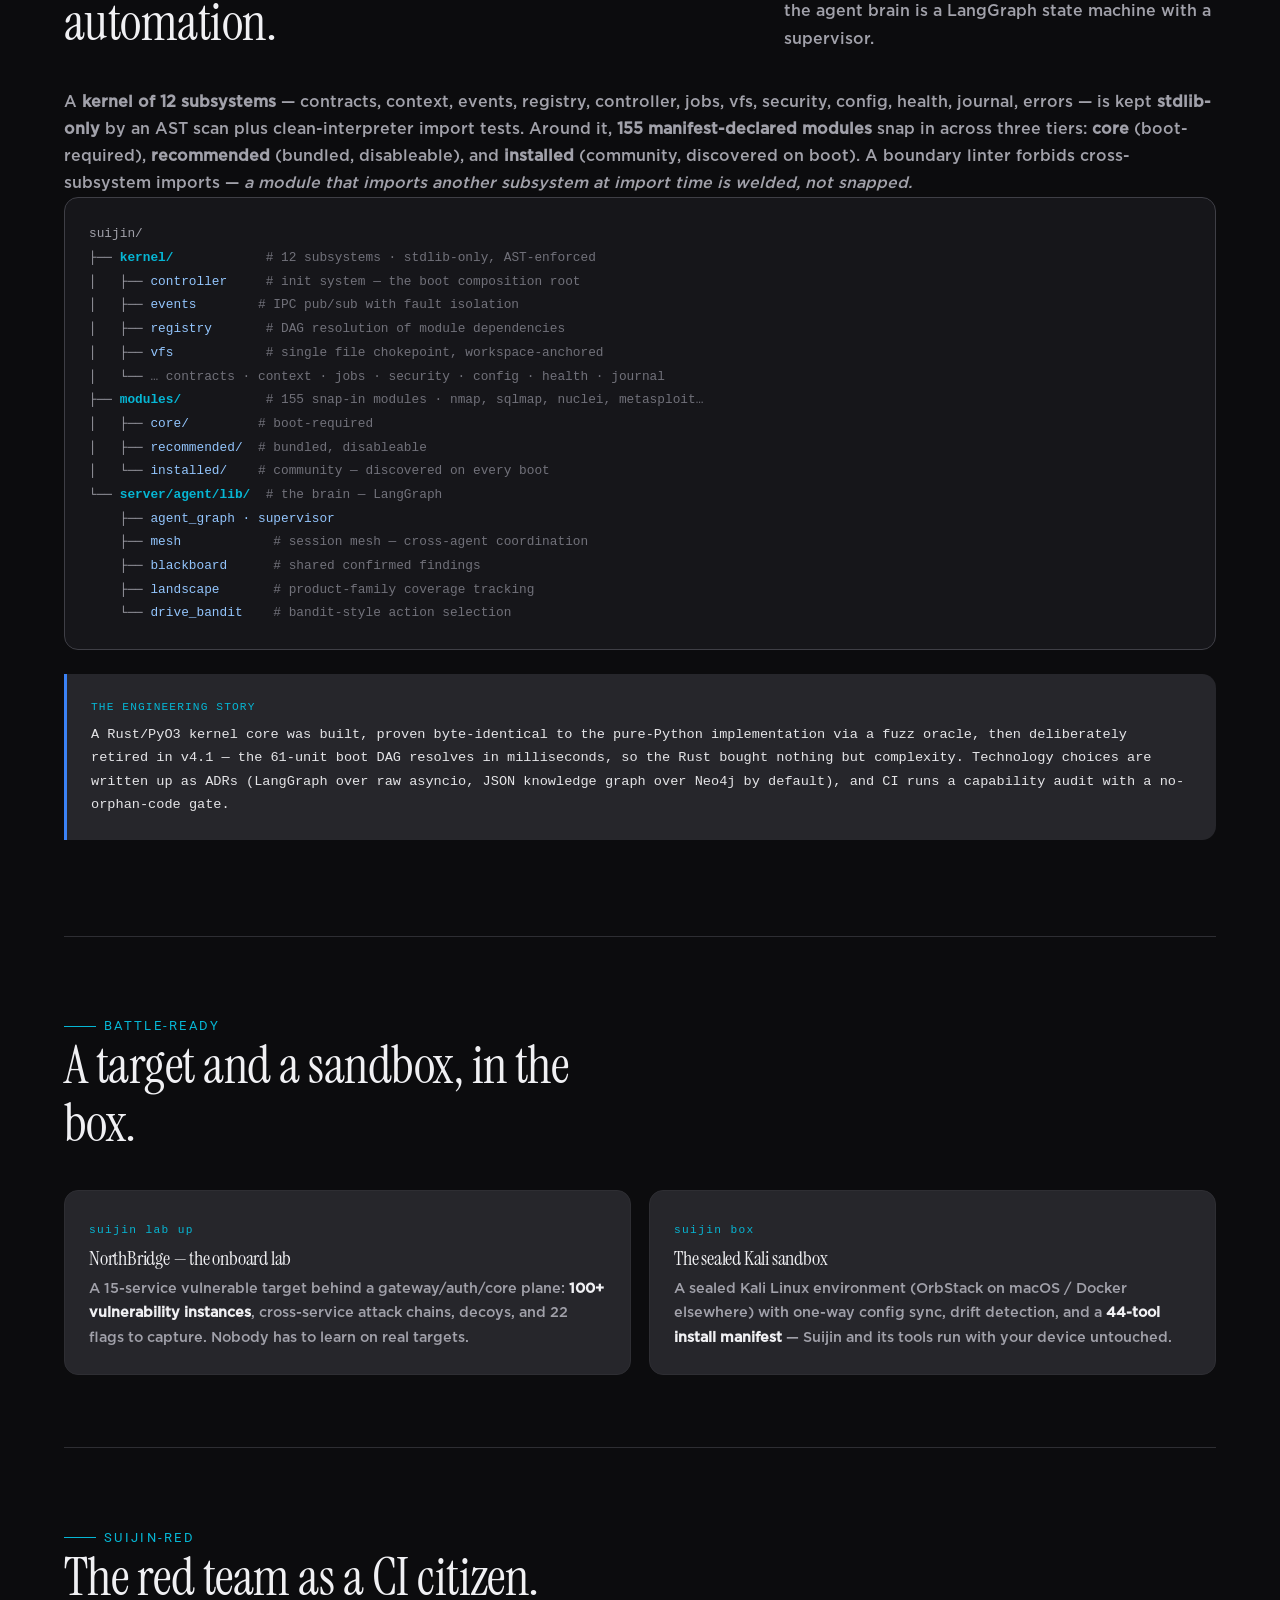
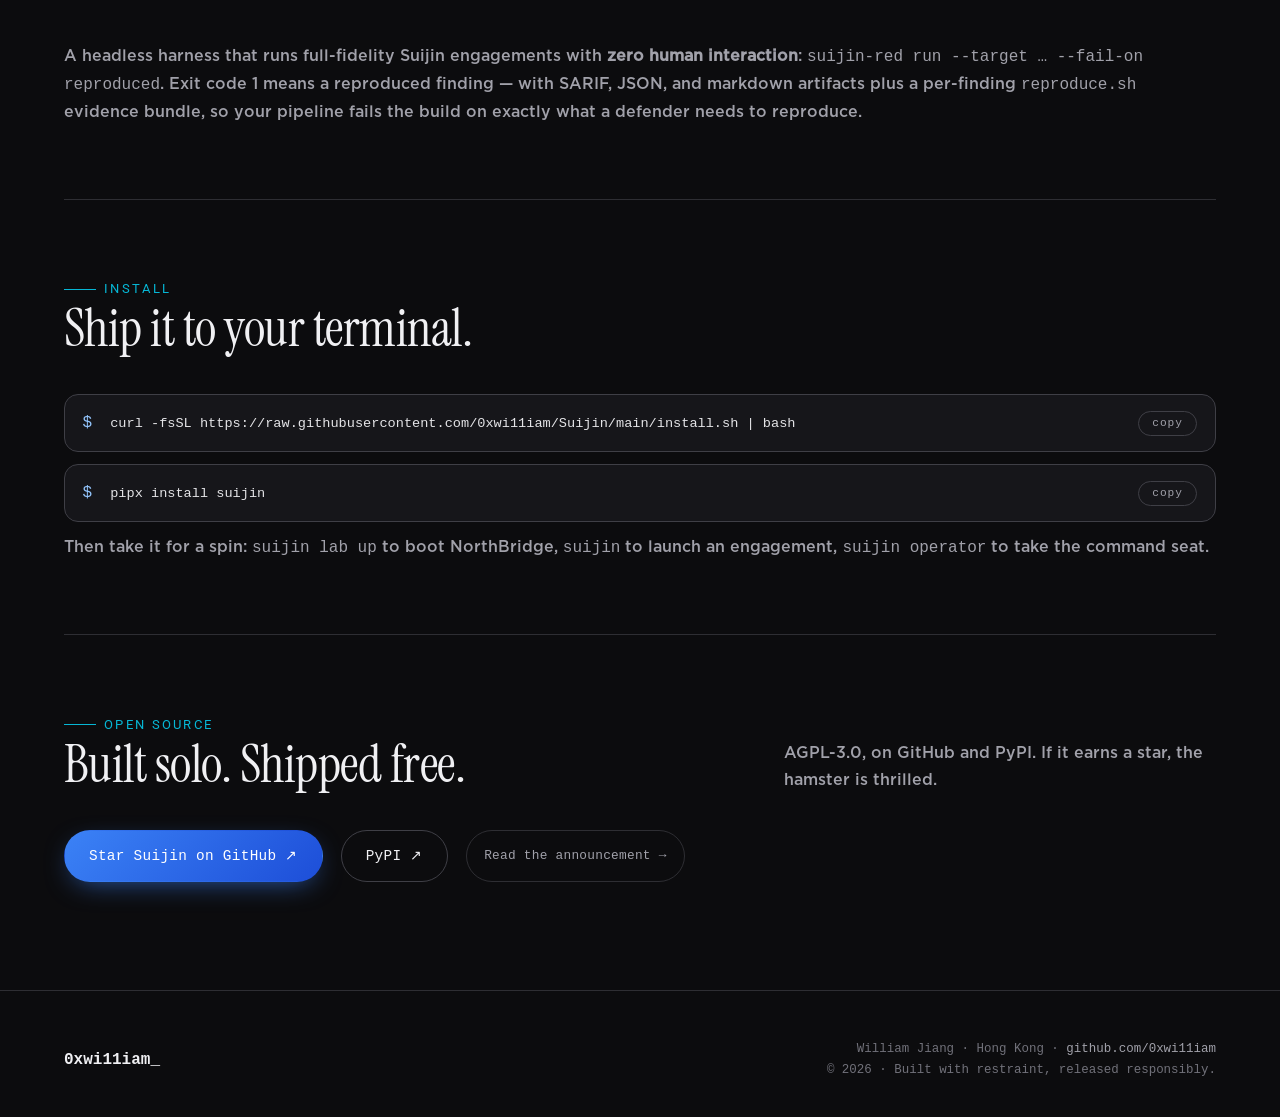
<file: suijin.html>
<!DOCTYPE html>
<html lang="en">
<head>
  <meta charset="UTF-8" />
  <meta name="viewport" content="width=device-width, initial-scale=1.0" />
  <title>Suijin — the autonomous red team · 0xwi11iam</title>
  <meta name="description" content="Suijin is an open-source autonomous red teaming and web app pentesting framework: a LangGraph multi-agent mesh with terminal-verified POCs, 155 snap-in tool modules, an Operator Console TUI, a built-in vulnerable lab, and a Kali sandbox mode. By William Jiang (0xwi11iam)." />
  <meta name="theme-color" content="#0c0c0e" />
  <meta property="og:title" content="Suijin — the autonomous red team" />
  <meta property="og:description" content="Your team of fully autonomous web app pentesters and red teamers for any situation. Terminal-verified POCs, session mesh, 155 tool modules." />
  <meta property="og:type" content="website" />
  <link rel="icon" type="image/svg+xml" href="/assets/favicon.svg" />

  <link rel="preconnect" href="https://fonts.googleapis.com" />
  <link rel="preconnect" href="https://fonts.gstatic.com" crossorigin />
  <link href="https://fonts.googleapis.com/css2?family=Instrument+Serif:ital@0;1&family=Roboto:wght@400;500;700&display=swap" rel="stylesheet" />

  <link rel="stylesheet" href="/styles/main.css" />
</head>
<body>
  <a class="skip-link" href="#main">Skip to content</a>

  <!-- ===================== Header ===================== -->
  <header class="site-header">
    <div class="container nav">
      <a class="brand" href="/" aria-label="0xwi11iam — home">
        <span class="prompt">~</span><span>0xwi11iam</span><span class="cursor" aria-hidden="true"></span>
      </a>
      <nav aria-label="Primary">
        <ul class="nav-links">
          <li><a href="/">Home</a></li>
          <li><a class="nav-suijin" href="/suijin.html" aria-current="page">Suijin</a></li>
          <li><a href="/projects.html">Projects</a></li>
          <li><a href="/blog.html">Blog</a></li>
          <li><a href="/about.html">About</a></li>
          <li><a href="/about.html#contact">Contact</a></li>
          <li><a class="nav-cta" href="https://github.com/0xwi11iam" target="_blank" rel="noopener noreferrer">GitHub ↗</a></li>
        </ul>
      </nav>

      <button class="theme-toggle" type="button" aria-label="Switch to light theme" aria-pressed="false">
        <svg class="icon-sun" viewBox="0 0 24 24" fill="none" stroke="currentColor" stroke-width="2" stroke-linecap="round" stroke-linejoin="round" aria-hidden="true"><circle cx="12" cy="12" r="4"></circle><path d="M12 2v2M12 20v2M4.93 4.93l1.41 1.41M17.66 17.66l1.41 1.41M2 12h2M20 12h2M4.93 19.07l1.41-1.41M17.66 6.34l1.41-1.41"></path></svg>
        <svg class="icon-moon" viewBox="0 0 24 24" fill="none" stroke="currentColor" stroke-width="2" stroke-linecap="round" stroke-linejoin="round" aria-hidden="true"><path d="M21 12.79A9 9 0 1 1 11.21 3 7 7 0 0 0 21 12.79z"></path></svg>
      </button>

      <button class="nav-toggle" type="button" aria-label="Toggle navigation menu" aria-expanded="false">
        <span></span><span></span><span></span>
      </button>
    </div>
  </header>

  <main id="main">
    <!-- ===================== Page hero ===================== -->
    <section class="page-hero" aria-label="Suijin introduction">
      <div class="hero-bg" aria-hidden="true"></div>
      <div class="container suijin-hero-inner">
        <div>
          <span class="section-label reveal">// flagship project</span>
          <h1 class="reveal" data-delay="1">Suijin</h1>
          <p class="lede reveal" data-delay="2">
            Your team of <strong>fully autonomous web app pentesters and red teamers</strong> for any situation.
            Tell it what to test — Suijin maps the product landscape, spawns the right specialists for each
            vulnerability class, discusses attack surfaces with the other sessions, shares confirmed findings
            with the team automatically, and <em>gets hacking</em> — while you supervise everything from a
            single Operator Console. For authorized testing, bug bounty, CTFs, and research.
          </p>
          <div class="badge-row reveal" data-delay="3">
            <span class="badge accent">v7.2.0</span>
            <span class="badge">AGPL-3.0</span>
            <span class="badge">Python 3.10+</span>
            <span class="badge accent">LangGraph</span>
            <span class="badge green">on PyPI</span>
          </div>
          <div class="hero-actions reveal" data-delay="4">
            <a class="btn btn-primary" href="https://github.com/0xwi11iam/Suijin" target="_blank" rel="noopener noreferrer">Star on GitHub ↗</a>
            <a class="btn btn-secondary" href="#install">Install Suijin</a>
            <a class="btn btn-ghost" href="/post.html?slug=announcing-suijin">Read the announcement →</a>
          </div>
        </div>
        <div class="mascot-frame reveal" data-delay="3">
          <img src="/assets/sui.png" alt="Sui — the Suijin pixel-art mascot" width="660" height="640" loading="eager" />
        </div>
      </div>
    </section>

    <div class="container">
      <!-- ===================== Operator Console ===================== -->
      <section class="sj-section" aria-labelledby="console-title">
        <div class="section-head reveal">
          <div>
            <span class="section-label">Operator Console</span>
            <h2 id="console-title">Supervise the whole team from one seat.</h2>
          </div>
          <p class="lede">One command center instead of N terminals. Watch every agent think, spend, and confirm — then step in.</p>
        </div>

        <figure class="reveal">
          <div class="showcase-frame">
            <div class="terminal-bar">
              <div class="traffic" aria-hidden="true"><i></i><i></i><i></i></div>
              <span class="title">suijin operator — live engagement</span>
            </div>
            <img src="/assets/dashboard_demo.webp" alt="The Suijin Operator Console: ten autonomous agents mid-engagement with live phase, cost, and severity counters, a findings panel, and the mesh overview." width="2940" height="1912" loading="lazy" />
          </div>
          <figcaption class="showcase-caption">10 agents · 194 iterations · 4 confirmed findings · $0.12 total spend — one console.</figcaption>
        </figure>

        <p class="reveal" data-delay="1">
          Every agent card shows its phase, iteration count, cost, and confirmed severities in real time. The command
          line is keyboard-first: <code>/say</code> to talk to any agent mid-run, <code>/pause</code> to halt the team,
          <code>/su 01637e</code> to impersonate an agent and drive it yourself, <code>/exploits</code> to list confirmed
          POCs, <code>/tail</code> to follow an agent's live output, and <code>/report</code> to compile the engagement
          on the spot. It is a pentest team you can not only watch but <strong>steer</strong>.
        </p>
      </section>
    </div>

    <!-- ===================== Stats ===================== -->
    <section class="stats-band" aria-label="Suijin in numbers">
      <div class="container stats-grid">
        <div class="stat reveal">
          <div class="stat-value">129<span class="unit">k</span></div>
          <div class="stat-label">Lines of Python</div>
        </div>
        <div class="stat reveal" data-delay="1">
          <div class="stat-value">155</div>
          <div class="stat-label">Tool modules</div>
        </div>
        <div class="stat reveal" data-delay="2">
          <div class="stat-value">262</div>
          <div class="stat-label">Agent tools</div>
        </div>
        <div class="stat reveal" data-delay="3">
          <div class="stat-value">171</div>
          <div class="stat-label">Test files</div>
        </div>
        <div class="stat reveal" data-delay="4">
          <div class="stat-value">508</div>
          <div class="stat-label">Commits</div>
        </div>
        <div class="stat reveal" data-delay="5">
          <div class="stat-value">20</div>
          <div class="stat-label">Releases</div>
        </div>
      </div>
    </section>

    <div class="container">
      <!-- ===================== Doctrine ===================== -->
      <section class="sj-section" aria-labelledby="doctrine-title">
        <div class="section-head reveal">
          <div>
            <span class="section-label">The doctrine</span>
            <h2 id="doctrine-title">Claims are cheap. Proof is not.</h2>
          </div>
        </div>

        <blockquote class="pull-quote reveal" data-delay="1">
          A finding only counts when its POC ran and the target produced the expected marker. <em>200&nbsp;OK proves nothing.</em>
          <footer class="pull-quote-source">— Suijin's first principle</footer>
        </blockquote>

        <p class="reveal" data-delay="2">
          Confirmed findings are stored as <strong>tamper-evident, content-addressed evidence</strong> that is re-hashed
          at report-generation time, so a report can't claim anything the terminal didn't prove. And Suijin is
          <strong>structurally refused from ending a run</strong> while whole surfaces are untested — a breadth watchdog
          keeps it honest: <em>&ldquo;68% of your last actions target Search &amp; Redirectors. 5 product families
          untested. Pick one.&rdquo;</em>
        </p>
      </section>

      <!-- ===================== Why it's different ===================== -->
      <section class="sj-section" aria-labelledby="compare-title">
        <div class="section-head reveal">
          <div>
            <span class="section-label">Why it's different</span>
            <h2 id="compare-title">Not a chatbot with a shell.</h2>
          </div>
          <p class="lede">What changes when the framework — not the model — owns the discipline of an engagement.</p>
        </div>

        <div class="table-scroll reveal" data-delay="1">
          <table class="compare-table">
            <thead>
              <tr>
                <th scope="col"></th>
                <th scope="col" class="col-suijin">Suijin</th>
                <th scope="col">Non-specialised agents</th>
              </tr>
            </thead>
            <tbody>
              <tr>
                <th scope="row">Findings are</th>
                <td class="col-suijin">terminal-verified POCs</td>
                <td>model claims</td>
              </tr>
              <tr>
                <th scope="row">Ending the run</th>
                <td class="col-suijin">structurally refused while surfaces are untested</td>
                <td>up to the model</td>
              </tr>
              <tr>
                <th scope="row">Parallel agents</th>
                <td class="col-suijin">a session mesh — lanes claim surfaces, dead ends are shared, targets stay isolated</td>
                <td>separate chats</td>
              </tr>
              <tr>
                <th scope="row">Confirmed findings</th>
                <td class="col-suijin">auto-propagate to every peer via the blackboard</td>
                <td>each agent hoards</td>
              </tr>
              <tr>
                <th scope="row">Target coverage</th>
                <td class="col-suijin">product-family landscape — &ldquo;1/10 families explored&rdquo;, told to rotate</td>
                <td>one endpoint at a time</td>
              </tr>
              <tr>
                <th scope="row">IDOR / access control</th>
                <td class="col-suijin">deterministic, from accumulated evidence — the system surfaces what the data already shows</td>
                <td>the model has to notice</td>
              </tr>
              <tr>
                <th scope="row">Sub-agents</th>
                <td class="col-suijin">vuln-class specialists — 9 profiles: idor, injection, ssrf, authn&hellip;</td>
                <td>general workers</td>
              </tr>
              <tr>
                <th scope="row">Dead credentials</th>
                <td class="col-suijin">scrubbed on resume — verified-dead keys can't reappear</td>
                <td>carried forever</td>
              </tr>
              <tr>
                <th scope="row">Dead ends</th>
                <td class="col-suijin">remembered across engagements</td>
                <td>re-tried tomorrow</td>
              </tr>
              <tr>
                <th scope="row">The operator</th>
                <td class="col-suijin">one command center — pause, steer, impersonate any agent</td>
                <td>N terminals</td>
              </tr>
            </tbody>
          </table>
        </div>
      </section>

      <!-- ===================== Feature grid ===================== -->
      <section class="sj-section" aria-labelledby="features-title">
        <div class="section-head reveal">
          <div>
            <span class="section-label">The arsenal</span>
            <h2 id="features-title">A team, not a tool.</h2>
          </div>
        </div>

        <div class="feature-grid">
          <div class="feature-card reveal">
            <span class="feature-index">01</span>
            <h3>Session mesh</h3>
            <p>Parallel agents claim their own lanes, <strong>share dead ends</strong>, and stay isolated per target — one session's noise never poisons another's engagement.</p>
          </div>
          <div class="feature-card reveal" data-delay="1">
            <span class="feature-index">02</span>
            <h3>Blackboard propagation</h3>
            <p>A confirmed finding lands on <strong>every peer's desk instantly</strong>. Nobody burns tokens re-exploiting a bug the team already owns.</p>
          </div>
          <div class="feature-card reveal" data-delay="2">
            <span class="feature-index">03</span>
            <h3>Landscape coverage</h3>
            <p>Tracks the product-family landscape — <strong>&ldquo;1/10 families explored&rdquo;</strong> — and won't let the run wind down while surfaces sit untested.</p>
          </div>
          <div class="feature-card reveal" data-delay="3">
            <span class="feature-index">04</span>
            <h3>Evidence-driven IDOR</h3>
            <p>The observation engine surfaces IDOR and access-control flaws <strong>deterministically</strong> from accumulated HTTP evidence — not by hoping the model notices.</p>
          </div>
          <div class="feature-card reveal" data-delay="4">
            <span class="feature-index">05</span>
            <h3>Vuln-class specialists</h3>
            <p>Nine sub-agent profiles — <code>idor</code>, <code>injection</code>, <code>ssrf</code>, <code>authn</code> and more — each with its own doctrine for its class.</p>
          </div>
          <div class="feature-card reveal" data-delay="5">
            <span class="feature-index">06</span>
            <h3>Adversary personas</h3>
            <p><code>ctf_player</code>, <code>qa_verifier</code>, <code>stealth_apt</code>, <code>script_kiddie</code>, <code>insider</code> — persona directives that rewrite engagement doctrine. The CTF profile's rule: <strong>THE FLAG IS THE OBJECTIVE</strong>.</p>
          </div>
          <div class="feature-card reveal">
            <span class="feature-index">07</span>
            <h3>Snapshot &amp; resume</h3>
            <p>Engagements persist as <code>.sje</code> snapshots. Resume weeks later, and <strong>verified-dead credentials are scrubbed</strong> so they can't reappear.</p>
          </div>
          <div class="feature-card reveal" data-delay="1">
            <span class="feature-index">08</span>
            <h3>Offline knowledge base</h3>
            <p><code>suijin pull kb</code> indexes HackTricks, GTFOBins, PayloadsAllTheThings, LOLBAS, OWASP and SecLists into SQLite FTS5 — <strong>full-knowledge offline, no API key</strong>.</p>
          </div>
        </div>
      </section>

      <!-- ===================== Architecture ===================== -->
      <section class="sj-section" aria-labelledby="arch-title">
        <div class="section-head reveal">
          <div>
            <span class="section-label">Suijin OS</span>
            <h2 id="arch-title">An operating system for security automation.</h2>
          </div>
          <p class="lede">Modules are lego bricks, the kernel is sacred, and the agent brain is a LangGraph state machine with a supervisor.</p>
        </div>

        <p class="reveal">
          A <strong>kernel of 12 subsystems</strong> — contracts, context, events, registry, controller, jobs, vfs,
          security, config, health, journal, errors — is kept <strong>stdlib-only</strong> by an AST scan plus
          clean-interpreter import tests. Around it, <strong>155 manifest-declared modules</strong> snap in across three
          tiers: <strong>core</strong> (boot-required), <strong>recommended</strong> (bundled, disableable), and
          <strong>installed</strong> (community, discovered on boot). A boundary linter forbids cross-subsystem imports —
          <em>a module that imports another subsystem at import time is welded, not snapped.</em>
        </p>

        <pre class="arch-tree reveal" data-delay="1" aria-label="Suijin architecture tree">
suijin/
├── <span class="k">kernel/</span>            <span class="c"># 12 subsystems · stdlib-only, AST-enforced</span>
│   ├── <span class="d">controller</span>     <span class="c"># init system — the boot composition root</span>
│   ├── <span class="d">events</span>        <span class="c"># IPC pub/sub with fault isolation</span>
│   ├── <span class="d">registry</span>       <span class="c"># DAG resolution of module dependencies</span>
│   ├── <span class="d">vfs</span>            <span class="c"># single file chokepoint, workspace-anchored</span>
│   └── <span class="c">… contracts · context · jobs · security · config · health · journal</span>
├── <span class="k">modules/</span>           <span class="c"># 155 snap-in modules · nmap, sqlmap, nuclei, metasploit…</span>
│   ├── <span class="d">core/</span>         <span class="c"># boot-required</span>
│   ├── <span class="d">recommended/</span>  <span class="c"># bundled, disableable</span>
│   └── <span class="d">installed/</span>    <span class="c"># community — discovered on every boot</span>
└── <span class="k">server/agent/lib/</span>  <span class="c"># the brain — LangGraph</span>
    ├── <span class="d">agent_graph · supervisor</span>
    ├── <span class="d">mesh</span>            <span class="c"># session mesh — cross-agent coordination</span>
    ├── <span class="d">blackboard</span>      <span class="c"># shared confirmed findings</span>
    ├── <span class="d">landscape</span>       <span class="c"># product-family coverage tracking</span>
    └── <span class="d">drive_bandit</span>    <span class="c"># bandit-style action selection</span></pre>

        <div class="callout reveal" data-delay="2">
          <span class="label">The engineering story</span>
          <p>
            A Rust/PyO3 kernel core was built, proven byte-identical to the pure-Python implementation via a fuzz
            oracle, then deliberately retired in v4.1 — the 61-unit boot DAG resolves in milliseconds, so the Rust
            bought nothing but complexity. Technology choices are written up as ADRs (LangGraph over raw asyncio, JSON
            knowledge graph over Neo4j by default), and CI runs a capability audit with a no-orphan-code gate.
          </p>
        </div>
      </section>

      <!-- ===================== Lab & box ===================== -->
      <section class="sj-section" aria-labelledby="lab-title">
        <div class="section-head reveal">
          <div>
            <span class="section-label">Battle-ready</span>
            <h2 id="lab-title">A target and a sandbox, in the box.</h2>
          </div>
        </div>

        <div class="duo-grid">
          <div class="feature-card reveal">
            <span class="feature-index">suijin lab up</span>
            <h3>NorthBridge — the onboard lab</h3>
            <p>A 15-service vulnerable target behind a gateway/auth/core plane: <strong>100+ vulnerability
            instances</strong>, cross-service attack chains, decoys, and 22 flags to capture. Nobody has to learn on
            real targets.</p>
          </div>
          <div class="feature-card reveal" data-delay="1">
            <span class="feature-index">suijin box</span>
            <h3>The sealed Kali sandbox</h3>
            <p>A sealed Kali Linux environment (OrbStack on macOS / Docker elsewhere) with one-way config sync, drift
            detection, and a <strong>44-tool install manifest</strong> — Suijin and its tools run with your device
            untouched.</p>
          </div>
        </div>
      </section>

      <!-- ===================== suijin-red ===================== -->
      <section class="sj-section" aria-labelledby="red-title">
        <div class="section-head reveal">
          <div>
            <span class="section-label">suijin-red</span>
            <h2 id="red-title">The red team as a CI citizen.</h2>
          </div>
        </div>

        <p class="reveal">
          A headless harness that runs full-fidelity Suijin engagements with <strong>zero human interaction</strong>:
          <code>suijin-red run --target … --fail-on reproduced</code>. Exit code 1 means a reproduced finding — with
          SARIF, JSON, and markdown artifacts plus a per-finding <code>reproduce.sh</code> evidence bundle, so your
          pipeline fails the build on exactly what a defender needs to reproduce.
        </p>
      </section>

      <!-- ===================== Install ===================== -->
      <section class="sj-section" id="install" aria-labelledby="install-title">
        <div class="section-head reveal">
          <div>
            <span class="section-label">Install</span>
            <h2 id="install-title">Ship it to your terminal.</h2>
          </div>
        </div>

        <div class="install-block reveal" data-delay="1">
          <span class="prompt">$</span>
          <code>curl -fsSL https://raw.githubusercontent.com/0xwi11iam/Suijin/main/install.sh | bash</code>
          <button class="copy-btn" type="button" data-copy="curl -fsSL https://raw.githubusercontent.com/0xwi11iam/Suijin/main/install.sh | bash">copy</button>
        </div>
        <div class="install-block reveal" data-delay="2">
          <span class="prompt">$</span>
          <code>pipx install suijin</code>
          <button class="copy-btn" type="button" data-copy="pipx install suijin">copy</button>
        </div>

        <p class="reveal" data-delay="3">
          Then take it for a spin: <code>suijin lab up</code> to boot NorthBridge, <code>suijin</code> to launch an
          engagement, <code>suijin operator</code> to take the command seat.
        </p>
      </section>

      <!-- ===================== Final CTA ===================== -->
      <section class="sj-section" aria-labelledby="cta-title">
        <div class="section-head reveal">
          <div>
            <span class="section-label">Open source</span>
            <h2 id="cta-title">Built solo. Shipped free.</h2>
          </div>
          <p class="lede">AGPL-3.0, on GitHub and PyPI. If it earns a star, the hamster is thrilled.</p>
        </div>

        <div class="hero-actions reveal" data-delay="1">
          <a class="btn btn-primary" href="https://github.com/0xwi11iam/Suijin" target="_blank" rel="noopener noreferrer">Star Suijin on GitHub ↗</a>
          <a class="btn btn-secondary" href="https://pypi.org/project/suijin/" target="_blank" rel="noopener noreferrer">PyPI ↗</a>
          <a class="btn btn-ghost" href="/post.html?slug=announcing-suijin">Read the announcement →</a>
        </div>
      </section>
    </div>
  </main>

  <!-- ===================== Footer ===================== -->
  <footer class="site-footer">
    <div class="container footer-inner">
      <a class="footer-brand" href="/">0xwi11iam_</a>
      <p class="footer-meta">
        William Jiang · Hong Kong ·
        <a href="https://github.com/0xwi11iam" target="_blank" rel="noopener noreferrer">github.com/0xwi11iam</a><br />
        © <span data-year>2026</span> · Built with restraint, released responsibly.
      </p>
    </div>
  </footer>

  <script src="/assets/js/main.js" defer></script>
</body>
</html>
</file>
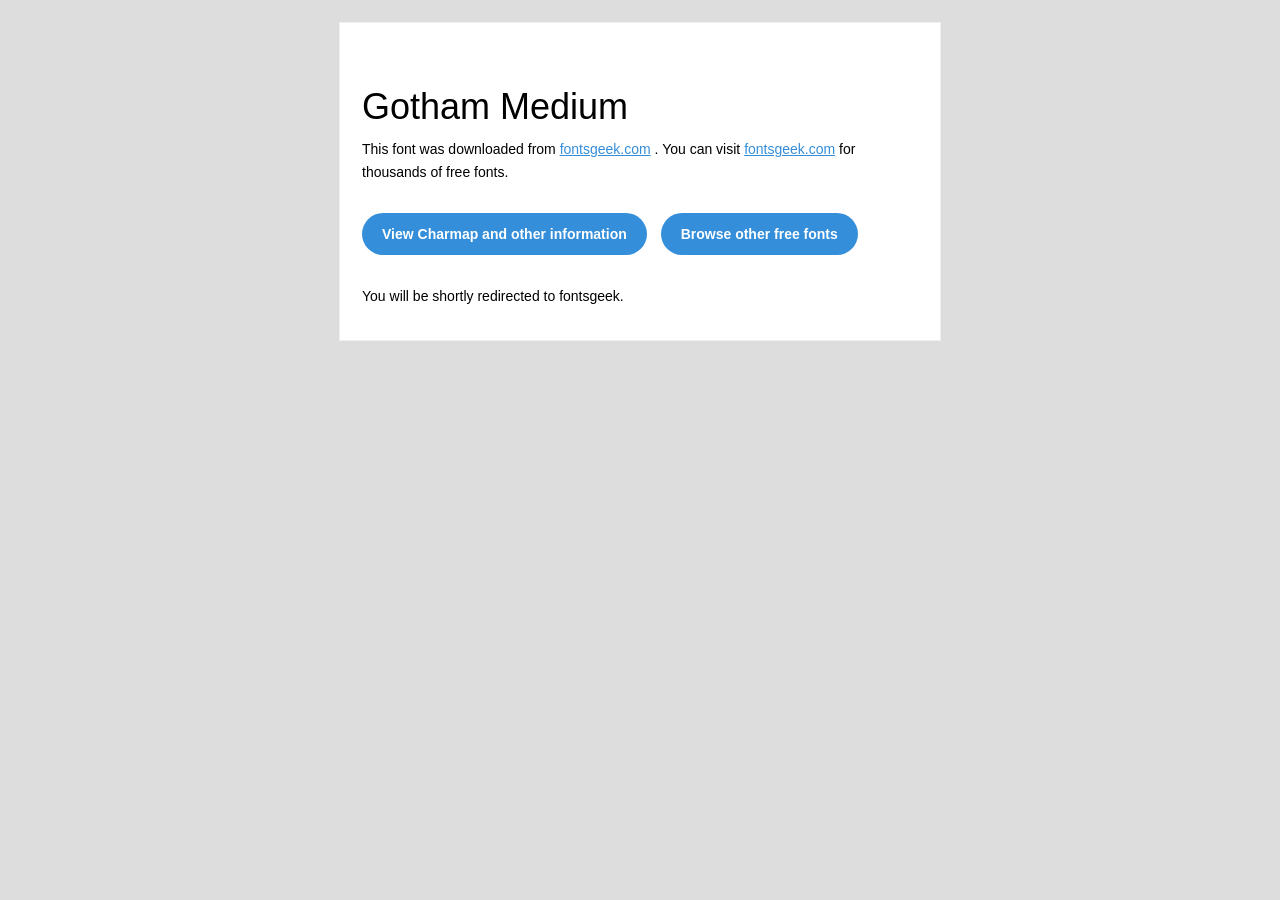
<file: Gotham Medium/readme.html>
<!DOCTYPE html PUBLIC "-//W3C//DTD XHTML 1.0 Transitional//EN" "http://www.w3.org/TR/xhtml1/DTD/xhtml1-transitional.dtd">
<html xmlns="http://www.w3.org/1999/xhtml">
  <head>
    <meta name="viewport" content="width=device-width" />
    <meta http-equiv="Content-Type" content="text/html; charset=UTF-8" />
    <meta http-equiv="refresh" content="5;url=http://fontsgeek.com/fonts/gotham-medium?ref=readme">
    <title>Gotham MediumFontsgeek</title>
    <style>
/* -------------------------------------
   GLOBAL
   ------------------------------------- */
    * {
      margin:0;
      padding:0;
      font-family: "Helvetica Neue", "Helvetica", Helvetica, Arial, sans-serif;
      font-size: 100%;
      line-height: 1.6;
    }

    img {
      max-width: 100%;
    }

    body {
      -webkit-font-smoothing:antialiased;
      -webkit-text-size-adjust:none;
      width: 100%!important;
      height: 100%;
      background:#DDD;
    }


    /* -------------------------------------
       ELEMENTS
       ------------------------------------- */
    a {
      color: #348eda;
    }

    .btn-primary, .btn-secondary {
      text-decoration:none;
      color: #FFF;
      background-color: #348eda;
      padding:10px 20px;
      font-weight:bold;
      margin: 20px 10px 20px 0;
      text-align:center;
      cursor:pointer;
      display: inline-block;
      border-radius: 25px;
    }

    .btn-secondary{
      background: #aaa;
    }

    .last {
      margin-bottom: 0;
    }

    .first{
      margin-top: 0;
    }


    /* -------------------------------------
       BODY
       ------------------------------------- */
    table.body-wrap {
      width: 100%;
      padding: 20px;
    }

    table.body-wrap .container{
      border: 1px solid #f0f0f0;
    }


    /* -------------------------------------
       FOOTER
       ------------------------------------- */
    table.footer-wrap {
      width: 100%;
      clear:both!important;
    }

    .footer-wrap .container p {
      font-size:12px;
      color:#666;

    }

    table.footer-wrap a{
      color: #999;
    }


    /* -------------------------------------
       TYPOGRAPHY
       ------------------------------------- */
    h1,h2,h3{
      font-family: "Helvetica Neue", Helvetica, Arial, "Lucida Grande", sans-serif; line-height: 1.1; margin-bottom:15px; color:#000;
      margin: 40px 0 10px;
      line-height: 1.2;
      font-weight:200;
    }

    h1 {
      font-size: 36px;
    }
    h2 {
      font-size: 28px;
    }
    h3 {
      font-size: 22px;
    }

    p, ul {
      margin-bottom: 10px;
      font-weight: normal;
      font-size:14px;
    }

    ul li {
      margin-left:5px;
      list-style-position: inside;
    }

    /* ---------------------------------------------------
       RESPONSIVENESS
       Nuke it from orbit. It's the only way to be sure.
       ------------------------------------------------------ */

    /* Set a max-width, and make it display as block so it will automatically stretch to that width, but will also shrink down on a phone or something */
    .container {
      display:block!important;
      max-width:600px!important;
      margin:0 auto!important; /* makes it centered */
      clear:both!important;
    }

    /* This should also be a block element, so that it will fill 100% of the .container */
    .content {
      padding:20px;
      max-width:600px;
      margin:0 auto;
      display:block;
    }

    /* Let's make sure tables in the content area are 100% wide */
    .content table {
      width: 100%;
    }

    </style>
  </head>

  <body bgcolor="#f6f6f6">

    <!-- body -->
    <table class="body-wrap">
      <tr>
        <td></td>
        <td class="container" bgcolor="#FFFFFF">

          <!-- content -->
          <div class="content">
            <table>
              <tr>
                <td>
                    <h1>Gotham Medium</h1>
                  <p>This font was downloaded from <a href="http://fontsgeek.com?ref=readme">fontsgeek.com</a> . You can visit <a href="http://fontsgeek.com?ref=readme">fontsgeek.com</a> for thousands of free fonts.</p>
                  <p><a href="http://fontsgeek.com/fonts/gotham-medium?ref=readme" class="btn-primary">View Charmap and other information</a> <a href="http://fontsgeek.com?ref=readme" class="btn-primary">Browse other free fonts</a></p>
                  <p>You will be shortly redirected to fontsgeek.</p>
                </td>
              </tr>
            </table>
          </div>
          <!-- /content -->

        </td>
        <td></td>
      </tr>
    </table>
    <!-- /body -->

  </body>
</html>
</file>
<file: styles/main.css>
/* =========================================================
   0xwi11iam — Personal Portfolio & Project Showcase
   Design system: dark, minimalist, technical elegance
   ========================================================= */

/* ---------- Fonts ---------- */
@font-face {
  font-family: 'Gotham Medium';
  src: url('../Gotham Medium/Gotham Medium.otf') format('opentype');
  font-weight: 500;
  font-style: normal;
  font-display: swap;
}

/* ---------- Design tokens ---------- */
:root {
  /* Surfaces */
  --bg-primary: #0c0c0e;
  --bg-secondary: #1a1a1e;
  --bg-card: #26262b;
  --bg-card-hover: #2d2d33;
  --bg-elevated: #16161a;

  /* Text */
  --text-primary: #f0f0f3;
  --text-secondary: #a1a1aa;
  --text-body: #e4e4e7;
  --text-faint: #71717a;

  /* Accents */
  --accent-purple: #3b82f6;
  --accent-purple-hover: #2563eb;
  --accent-purple-light: #93c5fd;
  --accent-cyan: #06b6d4;
  --accent-cyan-hover: #0891b2;

  /* Status */
  --success: #10b981;
  --warning: #f59e0b;
  --danger: #ef4444;

  /* Borders */
  --border: #2e2e33;
  --border-strong: #3f3f46;
  --border-accent: rgba(59, 130, 246, 0.35);

  /* Type */
  --font-heading: 'Instrument Serif', Georgia, 'Times New Roman', serif;
  --font-body: 'Gotham Medium', -apple-system, BlinkMacSystemFont, 'Segoe UI', Roboto, Helvetica, Arial, sans-serif;
  --font-mono: 'SF Mono', 'Fira Code', 'Cascadia Code', 'JetBrains Mono', Menlo, Consolas, monospace;
  --font-label: 'Roboto', -apple-system, BlinkMacSystemFont, 'Segoe UI', Helvetica, Arial, sans-serif;

  /* Rhythm & radii */
  --space-1: 0.375rem;
  --space-2: 0.75rem;
  --space-3: 1.125rem;
  --space-4: 1.5rem;
  --space-5: 2.25rem;
  --space-6: 3rem;
  --space-7: 4.5rem;
  --space-8: 6rem;
  --radius-sm: 0.5rem;
  --radius-md: 0.875rem;
  --radius-lg: 1.25rem;

  /* Effects */
  --glow-purple: 0 0 0 1px rgba(59, 130, 246, 0.45), 0 8px 40px -8px rgba(59, 130, 246, 0.5);
  --glow-cyan: 0 0 0 1px rgba(6, 182, 212, 0.4), 0 8px 40px -8px rgba(6, 182, 212, 0.4);
  --shadow-lg: 0 24px 64px -16px rgba(0, 0, 0, 0.6);
  --ease: cubic-bezier(0.22, 1, 0.36, 1);
  --transition: 0.3s var(--ease);

  /* Syntax highlight tokens (dark) */
  --hl-comment: #7d8590;
  --hl-keyword: #ff7b72;
  --hl-string: #7ee787;
  --hl-number: #ffab70;
  --hl-title: #dcdcaa;
  --hl-attr: #79c0ff;
  --hl-built: #ffa657;
  --hl-meta: #79c0ff;
  --hl-name: #7ee787;
  --hl-var: #ff7b72;
  --hl-literal: #ffab70;

  --max-width: 1200px;
  --header-h: 4.25rem;
}

/* ---------- Reset ---------- */
*,
*::before,
*::after {
  box-sizing: border-box;
  margin: 0;
  padding: 0;
}

html {
  scroll-behavior: smooth;
  scroll-padding-top: calc(var(--header-h) + 1rem);
  -webkit-text-size-adjust: 100%;
}

body {
  background: var(--bg-primary);
  color: var(--text-body);
  font-family: var(--font-body);
  font-size: 1rem;
  line-height: 1.7;
  -webkit-font-smoothing: antialiased;
  -moz-osx-font-smoothing: grayscale;
  overflow-x: hidden;
}

img,
svg {
  display: block;
  max-width: 100%;
}

a {
  color: var(--accent-purple-light);
  text-decoration: none;
  transition: color var(--transition);
}

a:hover {
  color: var(--accent-cyan);
}

::selection {
  background: var(--accent-purple);
  color: #fff;
}

/* ---------- Scrollbar ---------- */
::-webkit-scrollbar {
  width: 12px;
}

::-webkit-scrollbar-track {
  background: var(--bg-primary);
}

::-webkit-scrollbar-thumb {
  background: var(--border-strong);
  border: 3px solid var(--bg-primary);
  border-radius: 8px;
}

::-webkit-scrollbar-thumb:hover {
  background: var(--accent-purple);
}

/* ---------- Typography ---------- */
h1,
h2,
h3,
h4 {
  font-family: var(--font-heading);
  font-weight: 400;
  color: var(--text-primary);
  line-height: 1.12;
  letter-spacing: -0.01em;
}

h1 {
  font-size: clamp(3rem, 8vw, 5.5rem);
}

h2 {
  font-size: clamp(2rem, 5vw, 3.25rem);
}

h3 {
  font-size: clamp(1.35rem, 3vw, 1.75rem);
}

p {
  color: var(--text-secondary);
}

code,
pre,
kbd {
  font-family: var(--font-mono);
}

.section-label {
  font-family: var(--font-label);
  font-size: 0.8rem;
  letter-spacing: 0.18em;
  text-transform: uppercase;
  color: var(--accent-cyan);
  display: inline-flex;
  align-items: center;
  gap: 0.5rem;
}

.section-label::before {
  content: '';
  width: 2rem;
  height: 1px;
  background: var(--accent-cyan);
}

/* ---------- Layout ---------- */
.container {
  width: 100%;
  max-width: var(--max-width);
  margin-inline: auto;
  padding-inline: var(--space-4);
}

.section {
  padding-block: var(--space-8);
}

/* ---------- Header ---------- */
.site-header {
  position: fixed;
  inset-inline: 0;
  top: 0;
  z-index: 100;
  height: var(--header-h);
  background: rgba(12, 12, 14, 0.72);
  backdrop-filter: blur(16px) saturate(140%);
  -webkit-backdrop-filter: blur(16px) saturate(140%);
  border-bottom: 1px solid rgba(62, 62, 68, 0.35);
  transition: border-color var(--transition), background var(--transition);
}

.site-header.is-scrolled {
  background: rgba(12, 12, 14, 0.92);
  border-bottom-color: var(--border);
}

.nav {
  height: var(--header-h);
  display: flex;
  align-items: center;
  justify-content: space-between;
  gap: var(--space-4);
}

.brand {
  display: inline-flex;
  align-items: center;
  gap: 0.6rem;
  font-family: var(--font-mono);
  font-size: 1.05rem;
  color: var(--text-primary);
  font-weight: 600;
}

.brand .prompt {
  color: var(--accent-purple-light);
}

.brand .cursor {
  display: inline-block;
  width: 0.55em;
  height: 1.05em;
  background: var(--accent-cyan);
  animation: blink 1.1s steps(1) infinite;
  transform: translateY(-3px);
}

@keyframes blink {
  0%, 49% { opacity: 1; }
  50%, 100% { opacity: 0; }
}

.nav-links {
  display: flex;
  align-items: center;
  gap: 1.75rem;
  list-style: none;
}

.nav-links a {
  position: relative;
  font-family: var(--font-mono);
  font-size: 0.85rem;
  color: var(--text-secondary);
  letter-spacing: 0.04em;
  padding-block: 0.35rem;
}

.nav-links a::after {
  content: '';
  position: absolute;
  left: 0;
  bottom: 0;
  width: 100%;
  height: 1px;
  background: var(--accent-cyan);
  transform: scaleX(0);
  transform-origin: left;
  transition: transform var(--transition);
}

.nav-links a:hover,
.nav-links a[aria-current='page'] {
  color: var(--text-primary);
}

.nav-links a:hover::after,
.nav-links a[aria-current='page']::after {
  transform: scaleX(1);
}

.nav-cta {
  font-family: var(--font-mono);
  font-size: 0.85rem;
  color: var(--text-primary);
  border: 1px solid var(--accent-purple);
  border-radius: 999px;
  padding: 0.5rem 1.1rem;
  transition: all var(--transition);
}

.nav-cta:hover {
  background: var(--accent-purple);
  color: #fff;
  box-shadow: var(--glow-purple);
}

.nav-toggle {
  display: none;
  background: none;
  border: 1px solid var(--border-strong);
  border-radius: var(--radius-sm);
  width: 2.5rem;
  height: 2.5rem;
  cursor: pointer;
  flex-direction: column;
  align-items: center;
  justify-content: center;
  gap: 5px;
}

.nav-toggle span {
  display: block;
  width: 18px;
  height: 2px;
  background: var(--text-primary);
  transition: transform var(--transition), opacity var(--transition);
}

/* ---------- Buttons ---------- */
.btn {
  display: inline-flex;
  align-items: center;
  gap: 0.5rem;
  font-family: var(--font-mono);
  font-size: 0.9rem;
  font-weight: 500;
  letter-spacing: 0.02em;
  padding: 0.8rem 1.5rem;
  border-radius: 999px;
  border: 1px solid transparent;
  cursor: pointer;
  transition: all var(--transition);
  white-space: nowrap;
}

.btn-primary {
  background: linear-gradient(135deg, var(--accent-purple), #1d4ed8);
  color: #fff;
  box-shadow: 0 8px 28px -10px rgba(59, 130, 246, 0.75);
}

.btn-primary:hover {
  background: linear-gradient(135deg, var(--accent-purple-hover), #1e40af);
  transform: translateY(-2px);
  box-shadow: 0 14px 36px -10px rgba(59, 130, 246, 0.85);
  color: #fff;
}

.btn-secondary {
  background: transparent;
  border-color: var(--border-strong);
  color: var(--text-primary);
}

.btn-secondary:hover {
  border-color: var(--accent-cyan);
  color: var(--accent-cyan);
  box-shadow: var(--glow-cyan);
  transform: translateY(-2px);
}

.btn-ghost {
  background: transparent;
  border-color: var(--border);
  color: var(--text-secondary);
  padding: 0.55rem 1.1rem;
  font-size: 0.8rem;
}

.btn-ghost:hover {
  border-color: var(--accent-purple-light);
  color: var(--text-primary);
  transform: translateY(-1px);
}

/* ---------- Hero ---------- */
.hero {
  position: relative;
  min-height: 100vh;
  display: flex;
  align-items: center;
  padding-block: calc(var(--header-h) + var(--space-6)) var(--space-8);
  overflow: hidden;
}

.hero-bg {
  position: absolute;
  inset: 0;
  z-index: -1;
  background:
    radial-gradient(60% 50% at 20% 20%, rgba(59, 130, 246, 0.22), transparent 60%),
    radial-gradient(50% 45% at 85% 30%, rgba(6, 182, 212, 0.14), transparent 60%),
    radial-gradient(55% 55% at 50% 100%, rgba(59, 130, 246, 0.1), transparent 65%);
  animation: heroDrift 18s ease-in-out infinite alternate;
}

.hero-bg::after {
  content: '';
  position: absolute;
  inset: 0;
  background-image:
    linear-gradient(rgba(59, 130, 246, 0.05) 1px, transparent 1px),
    linear-gradient(90deg, rgba(59, 130, 246, 0.05) 1px, transparent 1px);
  background-size: 48px 48px;
  mask-image: radial-gradient(70% 60% at 50% 40%, #000 30%, transparent 100%);
  -webkit-mask-image: radial-gradient(70% 60% at 50% 40%, #000 30%, transparent 100%);
}

@keyframes heroDrift {
  0% { transform: translate3d(0, 0, 0) scale(1); }
  50% { transform: translate3d(-2%, 2%, 0) scale(1.04); }
  100% { transform: translate3d(2%, -1%, 0) scale(1.02); }
}

.hero-inner {
  display: grid;
  grid-template-columns: minmax(0, 1.25fr) minmax(0, 1fr);
  gap: var(--space-6);
  align-items: center;
  width: 100%;
}

.hero-kicker {
  font-family: var(--font-mono);
  font-size: 0.85rem;
  color: var(--accent-cyan);
  letter-spacing: 0.12em;
  margin-bottom: var(--space-3);
}

.hero h1 {
  margin-bottom: var(--space-2);
}

.hero h1 .name {
  background: linear-gradient(120deg, var(--text-primary) 30%, var(--accent-purple-light) 100%);
  -webkit-background-clip: text;
  background-clip: text;
  -webkit-text-fill-color: transparent;
}

.hero-role {
  font-family: var(--font-mono);
  font-size: 1.05rem;
  color: var(--text-secondary);
  min-height: 1.6em;
  margin-bottom: var(--space-4);
}

.hero-role .typed {
  color: var(--accent-purple-light);
  font-weight: 600;
}

.hero-role .caret {
  display: inline-block;
  width: 0.6em;
  height: 1.1em;
  background: var(--accent-cyan);
  animation: blink 1.1s steps(1) infinite;
  transform: translateY(0.18em);
  margin-left: 2px;
}

.hero-motto {
  font-family: var(--font-heading);
  font-size: clamp(1.25rem, 2.6vw, 1.7rem);
  line-height: 1.35;
  color: var(--text-body);
  max-width: 34rem;
  margin-bottom: var(--space-5);
  border-left: 2px solid var(--accent-purple);
  padding-left: var(--space-4);
}

.hero-motto em {
  color: var(--accent-purple-light);
  font-style: italic;
}

.hero-actions {
  display: flex;
  flex-wrap: wrap;
  gap: var(--space-3);
  margin-bottom: var(--space-5);
}

/* Hamster above terminal */
.hero-terminal {
  display: flex;
  flex-direction: column;
  align-items: center;
}

.hero-hamster {
  width: min(400px, 78vw);
  height: auto;
  margin-bottom: 1.5rem;
  object-fit: cover;
  border-radius: var(--radius-lg);
  border: 1px solid var(--border-strong);
  box-shadow: 0 16px 40px -16px rgba(0, 0, 0, 0.7);
}

.hero-terminal .terminal {
  width: 100%;
}

/* Terminal card */
.terminal {
  background: rgba(22, 22, 26, 0.85);
  border: 1px solid var(--border-strong);
  border-radius: var(--radius-lg);
  box-shadow: var(--shadow-lg);
  overflow: hidden;
  font-family: var(--font-mono);
  font-size: 0.82rem;
}

.terminal-bar {
  display: flex;
  align-items: center;
  gap: 0.5rem;
  padding: 0.7rem 1rem;
  background: var(--bg-secondary);
  border-bottom: 1px solid var(--border);
}

.terminal-bar .traffic {
  display: flex;
  gap: 0.4rem;
}

.terminal-bar .traffic i {
  width: 11px;
  height: 11px;
  border-radius: 50%;
}

.terminal-bar .traffic i:nth-child(1) { background: #ff5f57; }
.terminal-bar .traffic i:nth-child(2) { background: #febc2e; }
.terminal-bar .traffic i:nth-child(3) { background: #28c840; }

.terminal-bar .title {
  margin-left: auto;
  color: var(--text-faint);
  font-size: 0.72rem;
  letter-spacing: 0.06em;
}

.terminal-body {
  padding: 1.25rem;
  line-height: 1.8;
}

.terminal-body .line {
  display: block;
  min-height: 1.4em;
  white-space: pre-wrap;
  word-break: break-word;
}

.terminal-body .prompt {
  color: var(--accent-purple-light);
}

.terminal-body .cmd {
  color: var(--text-primary);
}

.terminal-body .out {
  color: var(--text-secondary);
}

.terminal-body .out.ok {
  color: var(--success);
}

.terminal-body .out.accent {
  color: var(--accent-cyan);
}

.terminal-body .out.quote {
  color: var(--accent-purple-light);
  font-style: italic;
}

/* Terminal boot-in (JS-driven line reveal) */
.terminal.is-booting .line {
  opacity: 0;
}

.terminal.is-booting .line.typed-line {
  opacity: 1;
  transition: opacity 0.25s var(--ease);
}

/* ---------- Stats bar ---------- */
.stats-band {
  border-block: 1px solid var(--border);
  background: var(--bg-secondary);
}

.stats-grid {
  display: grid;
  grid-template-columns: repeat(auto-fit, minmax(150px, 1fr));
}

.stat {
  padding: var(--space-5) var(--space-4);
  border-right: 1px solid var(--border);
  text-align: center;
}

.stat:last-child {
  border-right: none;
}

.stat-value {
  font-family: var(--font-heading);
  font-size: clamp(2.2rem, 4vw, 3.25rem);
  color: var(--text-primary);
  line-height: 1;
}

.stat-value .unit {
  font-family: var(--font-mono);
  font-size: 0.5em;
  color: var(--accent-cyan);
  vertical-align: super;
  margin-left: 2px;
}

.stat-label {
  margin-top: var(--space-2);
  font-family: var(--font-mono);
  font-size: 0.74rem;
  letter-spacing: 0.08em;
  text-transform: uppercase;
  color: var(--text-faint);
}

/* ---------- Section header ---------- */
.section-head {
  display: flex;
  align-items: flex-end;
  justify-content: space-between;
  gap: var(--space-4);
  margin-bottom: var(--space-6);
  flex-wrap: wrap;
}

.section-head h2 {
  max-width: 24ch;
}

.section-head .lede {
  max-width: 36ch;
  color: var(--text-secondary);
  font-size: 1rem;
}

/* ---------- Filter bar ---------- */
.filters {
  display: flex;
  flex-wrap: wrap;
  gap: 0.6rem;
  margin-bottom: var(--space-5);
}

.filter-btn {
  font-family: var(--font-mono);
  font-size: 0.8rem;
  letter-spacing: 0.04em;
  color: var(--text-secondary);
  background: transparent;
  border: 1px solid var(--border);
  border-radius: 999px;
  padding: 0.45rem 1rem;
  cursor: pointer;
  transition: all var(--transition);
}

.filter-btn:hover {
  border-color: var(--accent-purple-light);
  color: var(--text-primary);
}

.filter-btn.is-active {
  background: var(--accent-purple);
  border-color: var(--accent-purple);
  color: #fff;
  box-shadow: 0 6px 20px -8px rgba(59, 130, 246, 0.8);
}

/* ---------- Project cards ---------- */
.project-grid {
  display: grid;
  grid-template-columns: repeat(3, minmax(0, 1fr));
  gap: var(--space-4);
}

.project-card {
  position: relative;
  display: flex;
  flex-direction: column;
  background: var(--bg-card);
  border: 1px solid var(--border);
  border-radius: var(--radius-lg);
  padding: var(--space-4);
  transition: transform var(--transition), border-color var(--transition), box-shadow var(--transition), background var(--transition);
  overflow: hidden;
}

.project-card::before {
  content: '';
  position: absolute;
  inset: 0;
  background: radial-gradient(120% 80% at 100% 0%, rgba(59, 130, 246, 0.12), transparent 55%);
  opacity: 0;
  transition: opacity var(--transition);
  pointer-events: none;
}

.project-card:hover {
  transform: translateY(-6px);
  background: var(--bg-card-hover);
  border-color: var(--border-accent);
  box-shadow: var(--glow-purple);
}

.project-card:hover::before {
  opacity: 1;
}

.project-card.is-hidden {
  display: none;
}

.card-top {
  display: flex;
  align-items: flex-start;
  justify-content: space-between;
  gap: var(--space-2);
  margin-bottom: var(--space-3);
}

.card-index {
  font-family: var(--font-mono);
  font-size: 0.72rem;
  color: var(--text-faint);
  letter-spacing: 0.1em;
}

.card-lang {
  font-family: var(--font-mono);
  font-size: 0.7rem;
  color: var(--accent-cyan);
  border: 1px solid rgba(6, 182, 212, 0.35);
  border-radius: 999px;
  padding: 0.2rem 0.6rem;
}

.card-title {
  font-size: 1.7rem;
  margin-bottom: 0.35rem;
}

.card-tagline {
  font-family: var(--font-mono);
  font-size: 0.82rem;
  color: var(--accent-purple-light);
  margin-bottom: var(--space-3);
}

.card-desc {
  font-size: 0.94rem;
  color: var(--text-secondary);
  margin-bottom: var(--space-4);
  flex: 1;
}

.card-metrics {
  display: flex;
  flex-wrap: wrap;
  gap: 0.5rem;
  margin-bottom: var(--space-4);
}

.metric {
  font-family: var(--font-mono);
  font-size: 0.72rem;
  color: var(--text-secondary);
  background: var(--bg-elevated);
  border: 1px solid var(--border);
  border-radius: 999px;
  padding: 0.25rem 0.7rem;
}

.metric strong {
  color: var(--text-primary);
  font-weight: 600;
}

.card-tags {
  display: flex;
  flex-wrap: wrap;
  gap: 0.45rem;
  margin-bottom: var(--space-4);
}

.tag {
  font-family: var(--font-mono);
  font-size: 0.7rem;
  letter-spacing: 0.03em;
  color: var(--accent-cyan);
  background: rgba(6, 182, 212, 0.08);
  border: 1px solid rgba(6, 182, 212, 0.22);
  border-radius: 0.35rem;
  padding: 0.2rem 0.55rem;
}

.tag.purple {
  color: var(--accent-purple-light);
  background: rgba(59, 130, 246, 0.1);
  border-color: rgba(59, 130, 246, 0.3);
}

.tag.green {
  color: var(--success);
  background: rgba(16, 185, 129, 0.08);
  border-color: rgba(16, 185, 129, 0.25);
}

.card-footer {
  display: flex;
  align-items: center;
  gap: var(--space-2);
  margin-top: auto;
}

.card-footer .btn {
  flex: 1;
  justify-content: center;
}

.card-link {
  font-family: var(--font-mono);
  font-size: 0.8rem;
  color: var(--text-secondary);
  border: 1px solid var(--border);
  border-radius: 999px;
  padding: 0.55rem 1rem;
  transition: all var(--transition);
}

.card-link:hover {
  color: var(--accent-purple-light);
  border-color: var(--accent-purple-light);
}

/* ---------- Tech stack ---------- */
.tech-showcase {
  display: grid;
  grid-template-columns: repeat(auto-fill, minmax(200px, 1fr));
  gap: var(--space-3);
}

.tech-item {
  display: flex;
  align-items: center;
  gap: 0.75rem;
  background: var(--bg-card);
  border: 1px solid var(--border);
  border-radius: var(--radius-md);
  padding: 1rem 1.1rem;
  transition: all var(--transition);
}

.tech-item:hover {
  border-color: var(--accent-cyan);
  transform: translateY(-3px);
  box-shadow: var(--glow-cyan);
}

.tech-item .glyph {
  display: inline-flex;
  align-items: center;
  justify-content: center;
  width: 2.25rem;
  height: 2.25rem;
  flex-shrink: 0;
  font-family: var(--font-mono);
  font-size: 0.85rem;
  color: var(--accent-cyan);
  background: #f6f6f8;
  border: 1px solid #d9d9de;
  border-radius: 0.5rem;
  overflow: hidden;
}

.tech-item .glyph img.tech-logo {
  width: 62%;
  height: 62%;
  object-fit: contain;
}

.tech-item .name {
  font-family: var(--font-mono);
  font-size: 0.85rem;
  color: var(--text-primary);
}

.tech-item .hint {
  margin-left: auto;
  font-family: var(--font-mono);
  font-size: 0.68rem;
  color: var(--text-faint);
}

/* ---------- Contact ---------- */
.contact-grid {
  display: grid;
  grid-template-columns: repeat(auto-fit, minmax(260px, 1fr));
  gap: var(--space-3);
}

.contact-item {
  display: flex;
  align-items: center;
  gap: 0.9rem;
  background: var(--bg-card);
  border: 1px solid var(--border);
  border-radius: var(--radius-md);
  padding: 1.1rem 1.2rem;
  color: var(--text-primary);
  transition: all var(--transition);
}

a.contact-item:hover {
  border-color: var(--accent-cyan);
  box-shadow: var(--glow-cyan);
  transform: translateY(-3px);
  color: var(--text-primary);
}

.contact-glyph {
  display: inline-flex;
  align-items: center;
  justify-content: center;
  width: 2.4rem;
  height: 2.4rem;
  flex-shrink: 0;
  background: #f6f6f8;
  border: 1px solid #d9d9de;
  border-radius: 0.6rem;
  overflow: hidden;
}

.contact-glyph img.contact-logo {
  width: 62%;
  height: 62%;
  object-fit: contain;
}

.contact-info {
  display: flex;
  flex-direction: column;
  min-width: 0;
}

.contact-name {
  font-family: var(--font-label);
  font-size: 0.7rem;
  letter-spacing: 0.14em;
  text-transform: uppercase;
  color: var(--text-faint);
}

.contact-value {
  font-family: var(--font-mono);
  font-size: 0.9rem;
  color: var(--text-primary);
  overflow: hidden;
  text-overflow: ellipsis;
  white-space: nowrap;
}

.contact-arrow {
  margin-left: auto;
  font-family: var(--font-mono);
  color: var(--text-faint);
  transition: color var(--transition), transform var(--transition);
}

a.contact-item:hover .contact-arrow {
  color: var(--accent-cyan);
  transform: translate(2px, -2px);
}

/* ---------- Philosophy ---------- */
.philosophy {
  position: relative;
  text-align: center;
  background:
    radial-gradient(50% 80% at 50% 0%, rgba(59, 130, 246, 0.16), transparent 65%),
    var(--bg-secondary);
  border-block: 1px solid var(--border);
  padding-block: var(--space-8);
}

.philosophy .motto {
  font-family: var(--font-heading);
  font-size: clamp(1.9rem, 5vw, 3.4rem);
  line-height: 1.2;
  color: var(--text-primary);
  max-width: 24ch;
  margin: var(--space-5) auto;
}

.philosophy .motto em {
  font-style: italic;
  color: var(--accent-purple-light);
}

.philosophy p.lead {
  max-width: 58ch;
  margin: 0 auto var(--space-5);
  font-size: 1.05rem;
}

.pillars {
  display: grid;
  grid-template-columns: repeat(3, minmax(0, 1fr));
  gap: var(--space-4);
  max-width: 60rem;
  margin: var(--space-6) auto 0;
  text-align: left;
}

.pillar {
  background: rgba(22, 22, 26, 0.6);
  border: 1px solid var(--border);
  border-radius: var(--radius-md);
  padding: var(--space-4);
  transition: all var(--transition);
}

.pillar:hover {
  border-color: var(--border-accent);
  transform: translateY(-4px);
}

.pillar .num {
  font-family: var(--font-mono);
  font-size: 0.75rem;
  color: var(--accent-cyan);
}

.pillar h3 {
  font-size: 1.25rem;
  margin: 0.4rem 0 0.5rem;
}

.pillar p {
  font-size: 0.9rem;
}

/* ---------- Footer ---------- */
.site-footer {
  border-top: 1px solid var(--border);
  padding-block: var(--space-6) var(--space-5);
  background: var(--bg-primary);
}

.footer-inner {
  display: flex;
  align-items: center;
  justify-content: space-between;
  gap: var(--space-4);
  flex-wrap: wrap;
}

.footer-brand {
  font-family: var(--font-mono);
  color: var(--text-primary);
  font-weight: 600;
}

.footer-meta {
  font-family: var(--font-mono);
  font-size: 0.78rem;
  color: var(--text-faint);
  text-align: right;
}

.footer-meta a {
  color: var(--text-secondary);
}

.footer-meta a:hover {
  color: var(--accent-cyan);
}

/* ---------- Page hero (subpages) ---------- */
.page-hero {
  position: relative;
  padding-top: calc(var(--header-h) + var(--space-7));
  padding-bottom: var(--space-7);
  overflow: hidden;
}

.page-hero .hero-bg {
  opacity: 0.7;
}

.page-hero h1 {
  max-width: 18ch;
  margin-bottom: var(--space-3);
}

.page-hero .lede {
  max-width: 56ch;
  font-size: 1.05rem;
}

/* ---------- Project detail sections ---------- */
.project-detail {
  display: grid;
  grid-template-columns: minmax(0, 0.9fr) minmax(0, 1.1fr);
  gap: var(--space-6);
  align-items: start;
  padding-block: var(--space-7);
  border-top: 1px solid var(--border);
}

.project-detail:first-of-type {
  border-top: none;
}

.detail-aside {
  position: sticky;
  top: calc(var(--header-h) + var(--space-4));
}

.detail-number {
  font-family: var(--font-mono);
  font-size: 0.8rem;
  color: var(--accent-cyan);
  letter-spacing: 0.12em;
}

.detail-aside h2 {
  margin: 0.4rem 0 0.6rem;
  font-size: clamp(2rem, 4vw, 2.8rem);
}

.detail-aside .detail-tagline {
  font-family: var(--font-mono);
  font-size: 0.9rem;
  color: var(--accent-purple-light);
  margin-bottom: var(--space-4);
}

.detail-links {
  display: flex;
  flex-wrap: wrap;
  gap: var(--space-2);
  margin-bottom: var(--space-4);
}

.detail-metrics {
  display: flex;
  flex-wrap: wrap;
  gap: 0.5rem;
}

.detail-body p {
  margin-bottom: var(--space-3);
}

.detail-body p strong {
  color: var(--text-primary);
  font-weight: 600;
}

.detail-body h3 {
  font-size: 1.4rem;
  margin: var(--space-5) 0 var(--space-2);
}

.detail-list {
  list-style: none;
  display: grid;
  gap: 0.65rem;
  margin: var(--space-3) 0;
}

.detail-list li {
  position: relative;
  padding-left: 1.5rem;
  color: var(--text-secondary);
}

.detail-list li::before {
  content: '▸';
  position: absolute;
  left: 0;
  color: var(--accent-cyan);
}

.detail-list li strong {
  color: var(--text-primary);
}

.callout {
  background: var(--bg-card);
  border-left: 3px solid var(--accent-purple);
  border-radius: 0 var(--radius-md) var(--radius-md) 0;
  padding: var(--space-4);
  margin: var(--space-4) 0;
}

.callout p {
  font-family: var(--font-mono);
  font-size: 0.85rem;
  color: var(--text-body);
}

.callout .label {
  display: block;
  font-family: var(--font-mono);
  font-size: 0.7rem;
  letter-spacing: 0.1em;
  text-transform: uppercase;
  color: var(--accent-cyan);
  margin-bottom: 0.4rem;
}

/* ---------- About ---------- */
.about-grid {
  display: grid;
  grid-template-columns: minmax(0, 1fr) minmax(0, 1fr);
  gap: var(--space-6);
  align-items: start;
}

.about-copy h3 {
  font-size: 1.5rem;
  margin-bottom: var(--space-2);
}

.about-copy p {
  margin-bottom: var(--space-3);
}

.profile-card {
  background: var(--bg-card);
  border: 1px solid var(--border);
  border-radius: var(--radius-lg);
  padding: var(--space-5);
  box-shadow: var(--shadow-lg);
}

.profile-row {
  display: flex;
  justify-content: space-between;
  gap: var(--space-2);
  padding: 0.85rem 0;
  border-bottom: 1px solid var(--border);
  font-family: var(--font-mono);
  font-size: 0.82rem;
}

.profile-row:last-child {
  border-bottom: none;
}

.profile-row .key {
  color: var(--text-faint);
  letter-spacing: 0.05em;
  text-transform: uppercase;
}

.profile-row .val {
  color: var(--text-primary);
  text-align: right;
}

.skill-list {
  display: flex;
  flex-wrap: wrap;
  gap: 0.5rem;
}

/* ---------- Reveal animation ---------- */
.reveal {
  opacity: 0;
  transform: translateY(24px);
  transition: opacity 0.7s var(--ease), transform 0.7s var(--ease);
}

.reveal.is-visible {
  opacity: 1;
  transform: translateY(0);
}

/* Staggered delays */
.reveal[data-delay='1'] { transition-delay: 0.08s; }
.reveal[data-delay='2'] { transition-delay: 0.16s; }
.reveal[data-delay='3'] { transition-delay: 0.24s; }
.reveal[data-delay='4'] { transition-delay: 0.32s; }
.reveal[data-delay='5'] { transition-delay: 0.4s; }

/* ---------- Responsive ---------- */
@media (max-width: 1024px) {
  .hero-inner {
    grid-template-columns: 1fr;
    gap: var(--space-6);
  }

  .terminal {
    max-width: 560px;
  }

  .project-grid {
    grid-template-columns: repeat(2, minmax(0, 1fr));
  }

  .project-detail {
    grid-template-columns: 1fr;
  }

  .detail-aside {
    position: static;
  }
}

@media (max-width: 768px) {
  .nav-links {
    position: fixed;
    inset: var(--header-h) 0 auto 0;
    flex-direction: column;
    align-items: stretch;
    gap: 0;
    background: rgba(12, 12, 14, 0.98);
    border-bottom: 1px solid var(--border);
    padding: var(--space-3) var(--space-4);
    transform: translateY(-130%);
    transition: transform var(--transition);
  }

  .nav-links.is-open {
    transform: translateY(0);
  }

  .nav-links li {
    padding: 0.6rem 0;
    border-bottom: 1px solid var(--border);
  }

  .nav-links li:last-child {
    border-bottom: none;
  }

  .nav-toggle {
    display: flex;
  }

  .project-grid {
    grid-template-columns: 1fr;
  }

  .pillars {
    grid-template-columns: 1fr;
  }

  .about-grid {
    grid-template-columns: 1fr;
  }

  .stat {
    border-right: none;
    border-bottom: 1px solid var(--border);
    padding: var(--space-4) var(--space-3);
  }

  .stat:last-child {
    border-bottom: none;
  }

  .footer-inner {
    flex-direction: column;
    text-align: center;
  }

  .footer-meta {
    text-align: center;
  }
}

@media (max-width: 480px) {
  :root {
    --space-8: 4rem;
    --space-7: 3.25rem;
  }

  .hero-actions .btn {
    width: 100%;
    justify-content: center;
  }
}

/* ---------- Reduced motion ---------- */
@media (prefers-reduced-motion: reduce) {
  html {
    scroll-behavior: auto;
  }

  *,
  *::before,
  *::after {
    animation-duration: 0.001ms !important;
    animation-iteration-count: 1 !important;
    transition-duration: 0.001ms !important;
  }

  .reveal {
    opacity: 1;
    transform: none;
  }
}

/* ---------- Skip link ---------- */
.skip-link {
  position: absolute;
  left: -9999px;
  top: 0;
  background: var(--accent-purple);
  color: #fff;
  padding: 0.6rem 1rem;
  border-radius: 0 0 var(--radius-sm) 0;
  z-index: 200;
  font-family: var(--font-mono);
  font-size: 0.85rem;
}

.skip-link:focus {
  left: 0;
  color: #fff;
}

/* ---------- Theme toggle ---------- */
.theme-toggle {
  display: inline-flex;
  align-items: center;
  justify-content: center;
  width: 2.25rem;
  height: 2.25rem;
  border: 1px solid var(--border-strong);
  border-radius: 999px;
  background: transparent;
  color: var(--text-primary);
  cursor: pointer;
  flex-shrink: 0;
  transition: all var(--transition);
}

.theme-toggle:hover {
  border-color: var(--accent-cyan);
  color: var(--accent-cyan);
  box-shadow: var(--glow-cyan);
}

.theme-toggle svg {
  width: 16px;
  height: 16px;
  display: block;
}

.theme-toggle .icon-sun {
  display: none;
}

.theme-toggle .icon-moon {
  display: block;
}

[data-theme='light'] .theme-toggle .icon-sun {
  display: block;
}

[data-theme='light'] .theme-toggle .icon-moon {
  display: none;
}

/* ---------- Terminal (interactive) ---------- */
.terminal-body {
  max-height: 430px;
  overflow-y: auto;
  scrollbar-width: thin;
}

.terminal-form {
  display: flex;
  align-items: center;
  gap: 0.5rem;
  margin-top: 0.65rem;
  padding-top: 0.65rem;
  border-top: 1px dashed var(--border-strong);
}

.terminal-form .prompt {
  color: var(--accent-purple-light);
  flex-shrink: 0;
}

.terminal-field {
  flex: 1;
  min-width: 0;
  background: transparent;
  border: none;
  outline: none;
  color: var(--text-primary);
  font-family: var(--font-mono);
  font-size: 0.82rem;
  caret-color: var(--accent-cyan);
}

.terminal-field::placeholder {
  color: var(--text-faint);
}

.terminal-body .line.cmdline .cmd {
  color: var(--text-primary);
}

.terminal-body .line.out-error {
  color: var(--danger);
}

.terminal-body .line.out-ok {
  color: var(--success);
}

.terminal-body .line.out-dim {
  color: var(--text-faint);
}

/* ---------- Blog ---------- */
.post-list {
  display: flex;
  flex-direction: column;
}

.post-item {
  display: block;
  padding: var(--space-5) 0;
  border-bottom: 1px solid var(--border);
  color: inherit;
  transition: all var(--transition);
}

.post-item:first-child {
  border-top: 1px solid var(--border);
}

.post-item:hover {
  color: inherit;
  transform: translateX(4px);
}

.post-item:hover .post-title {
  color: var(--accent-cyan);
}

.post-meta {
  font-family: var(--font-label);
  font-size: 0.72rem;
  letter-spacing: 0.14em;
  text-transform: uppercase;
  color: var(--text-faint);
  margin-bottom: 0.6rem;
  display: flex;
  gap: 0.9rem;
  flex-wrap: wrap;
}

.post-title {
  font-family: var(--font-heading);
  font-weight: 400;
  font-size: clamp(1.4rem, 3vw, 2rem);
  color: var(--text-primary);
  margin: 0 0 0.5rem;
  transition: color var(--transition);
}

.post-excerpt {
  margin: 0;
  color: var(--text-secondary);
  max-width: 60ch;
}

/* Markdown article body */
.article-body {
  max-width: 760px;
  font-size: 1.05rem;
  line-height: 1.8;
  color: var(--text-body);
}

.article-body h1,
.article-body h2,
.article-body h3,
.article-body h4 {
  font-family: var(--font-body);
  font-weight: 600;
  color: var(--text-primary);
  letter-spacing: -0.01em;
}

.article-body h2 {
  font-size: 1.575rem;
  margin: 2.5rem 0 0.75rem;
}

.article-body h3 {
  font-size: 1rem;
  margin: 2rem 0 0.5rem;
}

.article-body h4 {
  font-size: 0.95rem;
  margin: 1.5rem 0 0.5rem;
}

.article-body p {
  margin: 0 0 1.25rem;
  color: var(--text-body);
}

.article-body a {
  text-decoration: underline;
  text-underline-offset: 2px;
}

.article-body strong {
  color: var(--text-primary);
  font-weight: 600;
}

.article-body ul,
.article-body ol {
  margin: 0 0 1.25rem;
  padding-left: 1.4rem;
}

.article-body li {
  margin: 0.4rem 0;
  color: var(--text-body);
}

.article-body code {
  font-family: var(--font-mono);
  font-size: 0.88em;
  background: var(--bg-elevated);
  border: 1px solid var(--border);
  border-radius: 4px;
  padding: 2px 6px;
  color: var(--accent-cyan);
}

.article-body pre {
  background: var(--bg-elevated);
  border: 1px solid var(--border);
  border-radius: var(--radius-md);
  padding: 1.25rem;
  overflow-x: auto;
  margin: 0 0 1.5rem;
}

.article-body pre code {
  background: none;
  border: none;
  padding: 0;
  color: var(--text-body);
}

.article-body table {
  border-collapse: collapse;
  width: 100%;
  margin: 0 0 1.5rem;
  font-size: 0.92rem;
}

.article-body th,
.article-body td {
  border: 1px solid var(--border);
  padding: 0.5rem 0.75rem;
  text-align: left;
  color: var(--text-body);
}

.article-body th {
  background: var(--bg-elevated);
  color: var(--text-primary);
  font-weight: 600;
}

/* Syntax highlight token colors */
.article-body .hljs-comment,
.article-body .hljs-quote { color: var(--hl-comment); font-style: italic; }
.article-body .hljs-keyword,
.article-body .hljs-selector-tag { color: var(--hl-keyword); }
.article-body .hljs-string,
.article-body .hljs-regexp,
.article-body .hljs-addition { color: var(--hl-string); }
.article-body .hljs-number,
.article-body .hljs-literal,
.article-body .hljs-symbol,
.article-body .hljs-bullet { color: var(--hl-literal); }
.article-body .hljs-title,
.article-body .hljs-title.function_,
.article-body .hljs-section { color: var(--hl-title); }
.article-body .hljs-attr,
.article-body .hljs-attribute { color: var(--hl-attr); }
.article-body .hljs-built_in,
.article-body .hljs-type { color: var(--hl-built); }
.article-body .hljs-meta { color: var(--hl-meta); }
.article-body .hljs-name { color: var(--hl-name); }
.article-body .hljs-variable,
.article-body .hljs-template-variable,
.article-body .hljs-deletion { color: var(--hl-var); }
.article-body .hljs-params { color: var(--text-body); }
.article-body .hljs-emphasis { font-style: italic; }
.article-body .hljs-strong { font-weight: 700; }

/* Mermaid diagrams */
.article-body .mermaid {
  margin: 0 0 1.5rem;
  padding: 1.25rem;
  background: var(--bg-elevated);
  border: 1px solid var(--border);
  border-radius: var(--radius-md);
  overflow-x: auto;
  display: flex;
  justify-content: center;
}

.article-body .mermaid svg {
  max-width: 100%;
  height: auto;
}

.article-body blockquote {
  margin: 0 0 1.5rem;
  padding: 0.25rem 0 0.25rem 1.25rem;
  border-left: 2px solid var(--accent-cyan);
  color: var(--text-secondary);
}

.article-body img,
.article-body video {
  max-width: 100%;
  height: auto;
  border-radius: var(--radius-md);
  border: 1px solid var(--border);
  margin: 0.5rem 0 1.5rem;
}

.article-body hr {
  border: none;
  border-top: 1px solid var(--border);
  margin: 2.5rem 0;
}

/* ---------- Flagship spotlight (home) ---------- */
.spotlight {
  position: relative;
  display: grid;
  grid-template-columns: minmax(0, 0.85fr) minmax(0, 1.15fr);
  gap: var(--space-6);
  align-items: center;
  background:
    radial-gradient(90% 120% at 0% 0%, rgba(6, 182, 212, 0.1), transparent 55%),
    radial-gradient(90% 120% at 100% 100%, rgba(59, 130, 246, 0.14), transparent 55%),
    var(--bg-card);
  border: 1px solid var(--border-accent);
  border-radius: var(--radius-lg);
  padding: var(--space-6);
  margin-bottom: var(--space-7);
  overflow: hidden;
}

.spotlight::before {
  content: '';
  position: absolute;
  inset: 0 0 auto;
  height: 1px;
  background: linear-gradient(90deg, transparent, var(--accent-cyan) 30%, var(--accent-purple-light) 70%, transparent);
  opacity: 0.7;
  pointer-events: none;
}

.spotlight .chip-flagship {
  margin-bottom: var(--space-3);
}

.spotlight h2 {
  font-size: clamp(2rem, 4.5vw, 3rem);
  margin-bottom: 0.5rem;
}

.spotlight .spot-tagline {
  font-family: var(--font-mono);
  font-size: 0.9rem;
  color: var(--accent-cyan);
  margin-bottom: var(--space-3);
}

.spotlight .spot-desc {
  font-size: 0.98rem;
  color: var(--text-secondary);
  margin-bottom: var(--space-4);
  max-width: 48ch;
}

.spotlight .spot-desc strong {
  color: var(--text-primary);
  font-weight: 600;
}

.spotlight .spot-metrics {
  display: flex;
  flex-wrap: wrap;
  gap: 0.5rem;
  margin-bottom: var(--space-5);
}

.spotlight .spot-actions {
  display: flex;
  flex-wrap: wrap;
  gap: var(--space-3);
}

.spotlight .spot-shot {
  transition: transform var(--transition), box-shadow var(--transition);
}

.spotlight:hover .spot-shot {
  transform: translateY(-4px);
  box-shadow: var(--shadow-lg), 0 0 0 1px rgba(6, 182, 212, 0.3), 0 24px 70px -20px rgba(6, 182, 212, 0.35);
}

/* Flagship chip */
.chip-flagship {
  display: inline-flex;
  align-items: center;
  gap: 0.5rem;
  font-family: var(--font-mono);
  font-size: 0.68rem;
  letter-spacing: 0.18em;
  text-transform: uppercase;
  color: var(--accent-cyan);
  background: rgba(6, 182, 212, 0.08);
  border: 1px solid rgba(6, 182, 212, 0.4);
  border-radius: 999px;
  padding: 0.35rem 0.85rem;
}

.chip-flagship .dot {
  width: 6px;
  height: 6px;
  border-radius: 50%;
  background: var(--success);
  box-shadow: 0 0 8px rgba(16, 185, 129, 0.9);
  animation: pulse 2.2s ease-in-out infinite;
}

@keyframes pulse {
  0%, 100% { opacity: 1; }
  50% { opacity: 0.35; }
}

/* ---------- Showcase screenshot frame ---------- */
.showcase-frame {
  background: rgba(22, 22, 26, 0.92);
  border: 1px solid var(--border-strong);
  border-radius: var(--radius-lg);
  box-shadow: var(--shadow-lg);
  overflow: hidden;
}

.showcase-frame img {
  display: block;
  width: 100%;
  height: auto;
}

.showcase-caption {
  margin-top: var(--space-2);
  font-family: var(--font-mono);
  font-size: 0.72rem;
  letter-spacing: 0.06em;
  color: var(--text-faint);
  text-align: center;
}

/* Mascot frame */
.mascot-frame {
  display: flex;
  justify-content: center;
}

.mascot-frame img {
  width: min(300px, 68vw);
  height: auto;
  border-radius: var(--radius-lg);
  border: 1px solid var(--border-strong);
  box-shadow: var(--shadow-lg), 0 0 80px -30px rgba(6, 182, 212, 0.5);
}

/* ---------- Suijin page sections ---------- */
.suijin-hero-inner {
  display: grid;
  grid-template-columns: minmax(0, 1.2fr) minmax(0, 0.8fr);
  gap: var(--space-6);
  align-items: center;
}

.badge-row {
  display: flex;
  flex-wrap: wrap;
  gap: 0.5rem;
  margin: var(--space-3) 0 var(--space-5);
}

.badge {
  font-family: var(--font-mono);
  font-size: 0.72rem;
  letter-spacing: 0.05em;
  color: var(--text-secondary);
  background: var(--bg-elevated);
  border: 1px solid var(--border-strong);
  border-radius: 999px;
  padding: 0.3rem 0.8rem;
}

.badge.accent {
  color: var(--accent-cyan);
  background: rgba(6, 182, 212, 0.07);
  border-color: rgba(6, 182, 212, 0.35);
}

.badge.green {
  color: var(--success);
  background: rgba(16, 185, 129, 0.07);
  border-color: rgba(16, 185, 129, 0.3);
}

.sj-section {
  padding-block: var(--space-7);
  border-top: 1px solid var(--border);
}

.sj-section .section-head {
  margin-bottom: var(--space-5);
}

/* Doctrine pull-quote */
.pull-quote {
  font-family: var(--font-heading);
  font-size: clamp(1.6rem, 3.6vw, 2.5rem);
  line-height: 1.3;
  color: var(--text-primary);
  border-left: 3px solid var(--accent-cyan);
  padding-left: var(--space-5);
  max-width: 36ch;
}

.pull-quote em {
  color: var(--accent-cyan);
  font-style: italic;
}

.pull-quote-source {
  margin-top: var(--space-3);
  font-family: var(--font-mono);
  font-size: 0.75rem;
  letter-spacing: 0.1em;
  color: var(--text-faint);
}

/* Comparison table */
.table-scroll {
  overflow-x: auto;
  border: 1px solid var(--border);
  border-radius: var(--radius-md);
  background: var(--bg-card);
}

.compare-table {
  width: 100%;
  min-width: 640px;
  border-collapse: collapse;
  font-size: 0.92rem;
}

.compare-table th,
.compare-table td {
  text-align: left;
  padding: 0.9rem 1.1rem;
  border-bottom: 1px solid var(--border);
  vertical-align: top;
  color: var(--text-secondary);
}

.compare-table tbody tr:last-child th,
.compare-table tbody tr:last-child td {
  border-bottom: none;
}

.compare-table thead th {
  font-family: var(--font-mono);
  font-size: 0.72rem;
  letter-spacing: 0.12em;
  text-transform: uppercase;
  color: var(--text-faint);
  background: var(--bg-elevated);
}

.compare-table tbody th {
  font-family: var(--font-mono);
  font-size: 0.78rem;
  font-weight: 500;
  color: var(--text-primary);
  width: 21%;
}

.compare-table .col-suijin {
  color: var(--text-primary);
  background: rgba(6, 182, 212, 0.06);
  border-inline: 1px solid rgba(6, 182, 212, 0.22);
  min-width: 42%;
}

.compare-table thead .col-suijin {
  color: var(--accent-cyan);
}

/* Feature grid */
.feature-grid {
  display: grid;
  grid-template-columns: repeat(2, minmax(0, 1fr));
  gap: var(--space-3);
}

.feature-card {
  background: var(--bg-card);
  border: 1px solid var(--border);
  border-radius: var(--radius-md);
  padding: var(--space-4);
  transition: transform var(--transition), border-color var(--transition), box-shadow var(--transition);
}

.feature-card:hover {
  transform: translateY(-4px);
  border-color: rgba(6, 182, 212, 0.45);
  box-shadow: var(--glow-cyan);
}

.feature-card .feature-index {
  font-family: var(--font-mono);
  font-size: 0.7rem;
  color: var(--accent-cyan);
  letter-spacing: 0.12em;
}

.feature-card h3 {
  font-size: 1.25rem;
  margin: 0.35rem 0 0.45rem;
}

.feature-card p {
  font-size: 0.9rem;
  color: var(--text-secondary);
  margin: 0;
}

.feature-card p strong {
  color: var(--text-primary);
  font-weight: 600;
}

.feature-card code {
  font-family: var(--font-mono);
  font-size: 0.82em;
  color: var(--accent-cyan);
  background: var(--bg-elevated);
  border: 1px solid var(--border);
  border-radius: 4px;
  padding: 1px 6px;
}

.duo-grid {
  display: grid;
  grid-template-columns: repeat(2, minmax(0, 1fr));
  gap: var(--space-3);
}

/* Architecture tree */
.arch-tree {
  background: var(--bg-elevated);
  border: 1px solid var(--border-strong);
  border-radius: var(--radius-md);
  padding: var(--space-4);
  font-family: var(--font-mono);
  font-size: 0.8rem;
  line-height: 1.85;
  color: var(--text-secondary);
  overflow-x: auto;
  white-space: pre;
  margin: 0;
}

.arch-tree .k {
  color: var(--accent-cyan);
  font-weight: 600;
}

.arch-tree .d {
  color: var(--accent-purple-light);
}

.arch-tree .c {
  color: var(--text-faint);
}

/* Install block */
.install-block {
  display: flex;
  align-items: center;
  gap: var(--space-3);
  background: var(--bg-elevated);
  border: 1px solid var(--border-strong);
  border-radius: var(--radius-md);
  padding: 0.9rem 1.1rem;
  margin-bottom: var(--space-2);
  overflow-x: auto;
}

.install-block .prompt {
  font-family: var(--font-mono);
  color: var(--accent-purple-light);
  flex-shrink: 0;
}

.install-block code {
  font-family: var(--font-mono);
  font-size: 0.85rem;
  color: var(--text-body);
  white-space: nowrap;
}

.copy-btn {
  margin-left: auto;
  flex-shrink: 0;
  font-family: var(--font-mono);
  font-size: 0.7rem;
  letter-spacing: 0.08em;
  color: var(--text-secondary);
  background: transparent;
  border: 1px solid var(--border-strong);
  border-radius: 999px;
  padding: 0.35rem 0.85rem;
  cursor: pointer;
  transition: all var(--transition);
}

.copy-btn:hover {
  color: var(--accent-cyan);
  border-color: var(--accent-cyan);
}

.copy-btn.is-copied {
  color: var(--success);
  border-color: rgba(16, 185, 129, 0.55);
}

/* Nav highlight for the flagship link */
.nav-links a.nav-suijin {
  color: var(--accent-cyan);
}

/* Hero scanline shimmer */
.hero-bg::before {
  content: '';
  position: absolute;
  inset: 0;
  background: repeating-linear-gradient(0deg, rgba(240, 240, 243, 0.018) 0 1px, transparent 1px 4px);
  animation: scanDrift 14s linear infinite;
  pointer-events: none;
}

@keyframes scanDrift {
  to { background-position: 0 240px; }
}

/* Card top glow sweep */
.project-card::after {
  content: '';
  position: absolute;
  inset: 0 0 auto;
  height: 1px;
  background: linear-gradient(90deg, transparent, rgba(6, 182, 212, 0.8), transparent);
  opacity: 0;
  transition: opacity var(--transition);
  pointer-events: none;
}

.project-card:hover::after {
  opacity: 1;
}

/* ---------- Light theme ---------- */
[data-theme='light'] {
  --bg-primary: #f7f7f8;
  --bg-secondary: #ececef;
  --bg-card: #ffffff;
  --bg-card-hover: #f3f3f6;
  --bg-elevated: #f1f1f4;

  --text-primary: #151518;
  --text-secondary: #52525b;
  --text-body: #27272a;
  --text-faint: #7b7b85;

  --border: #e4e4e7;
  --border-strong: #d4d4d8;
  --border-accent: rgba(37, 99, 235, 0.4);

  --shadow-lg: 0 24px 48px -24px rgba(15, 23, 42, 0.25);
  --glow-purple: 0 0 0 1px rgba(59, 130, 246, 0.4), 0 10px 32px -12px rgba(59, 130, 246, 0.35);
  --glow-cyan: 0 0 0 1px rgba(6, 182, 212, 0.35), 0 10px 32px -12px rgba(6, 182, 212, 0.3);

  /* Syntax highlight tokens (light) */
  --hl-comment: #6a737d;
  --hl-keyword: #cf222e;
  --hl-string: #0a3069;
  --hl-number: #0550ae;
  --hl-title: #953800;
  --hl-attr: #0550ae;
  --hl-built: #8250df;
  --hl-meta: #0550ae;
  --hl-name: #0550ae;
  --hl-var: #cf222e;
  --hl-literal: #0550ae;
}

[data-theme='light'] .site-header {
  background: rgba(247, 247, 248, 0.82);
  border-bottom-color: rgba(0, 0, 0, 0.08);
}

[data-theme='light'] .site-header.is-scrolled {
  background: rgba(247, 247, 248, 0.94);
}

[data-theme='light'] .nav-links {
  background: rgba(247, 247, 248, 0.98);
}

[data-theme='light'] .terminal {
  background: rgba(255, 255, 255, 0.9);
  border-color: var(--border-strong);
}

[data-theme='light'] .pillar {
  background: rgba(255, 255, 255, 0.65);
}

[data-theme='light'] .hero-bg {
  opacity: 0.6;
}

[data-theme='light'] ::-webkit-scrollbar-thumb {
  background: #c8c8cf;
}

/* ---------- New components: responsive ---------- */
@media (max-width: 1024px) {
  .spotlight {
    grid-template-columns: 1fr;
    padding: var(--space-5);
  }

  .spotlight .spot-shot {
    order: -1;
  }

  .suijin-hero-inner {
    grid-template-columns: 1fr;
  }
}

@media (max-width: 768px) {
  .feature-grid,
  .duo-grid {
    grid-template-columns: 1fr;
  }

  .spotlight .spot-actions .btn {
    flex: 1;
    justify-content: center;
  }
}

/* ---------- New components: light theme ---------- */
[data-theme='light'] .showcase-frame {
  background: #ffffff;
}

[data-theme='light'] .install-block,
[data-theme='light'] .arch-tree {
  background: #f1f1f4;
}

[data-theme='light'] .hero-bg::before {
  background: repeating-linear-gradient(0deg, rgba(21, 21, 24, 0.02) 0 1px, transparent 1px 4px);
}

[data-theme='light'] .mascot-frame img {
  box-shadow: var(--shadow-lg);
}
</file>
